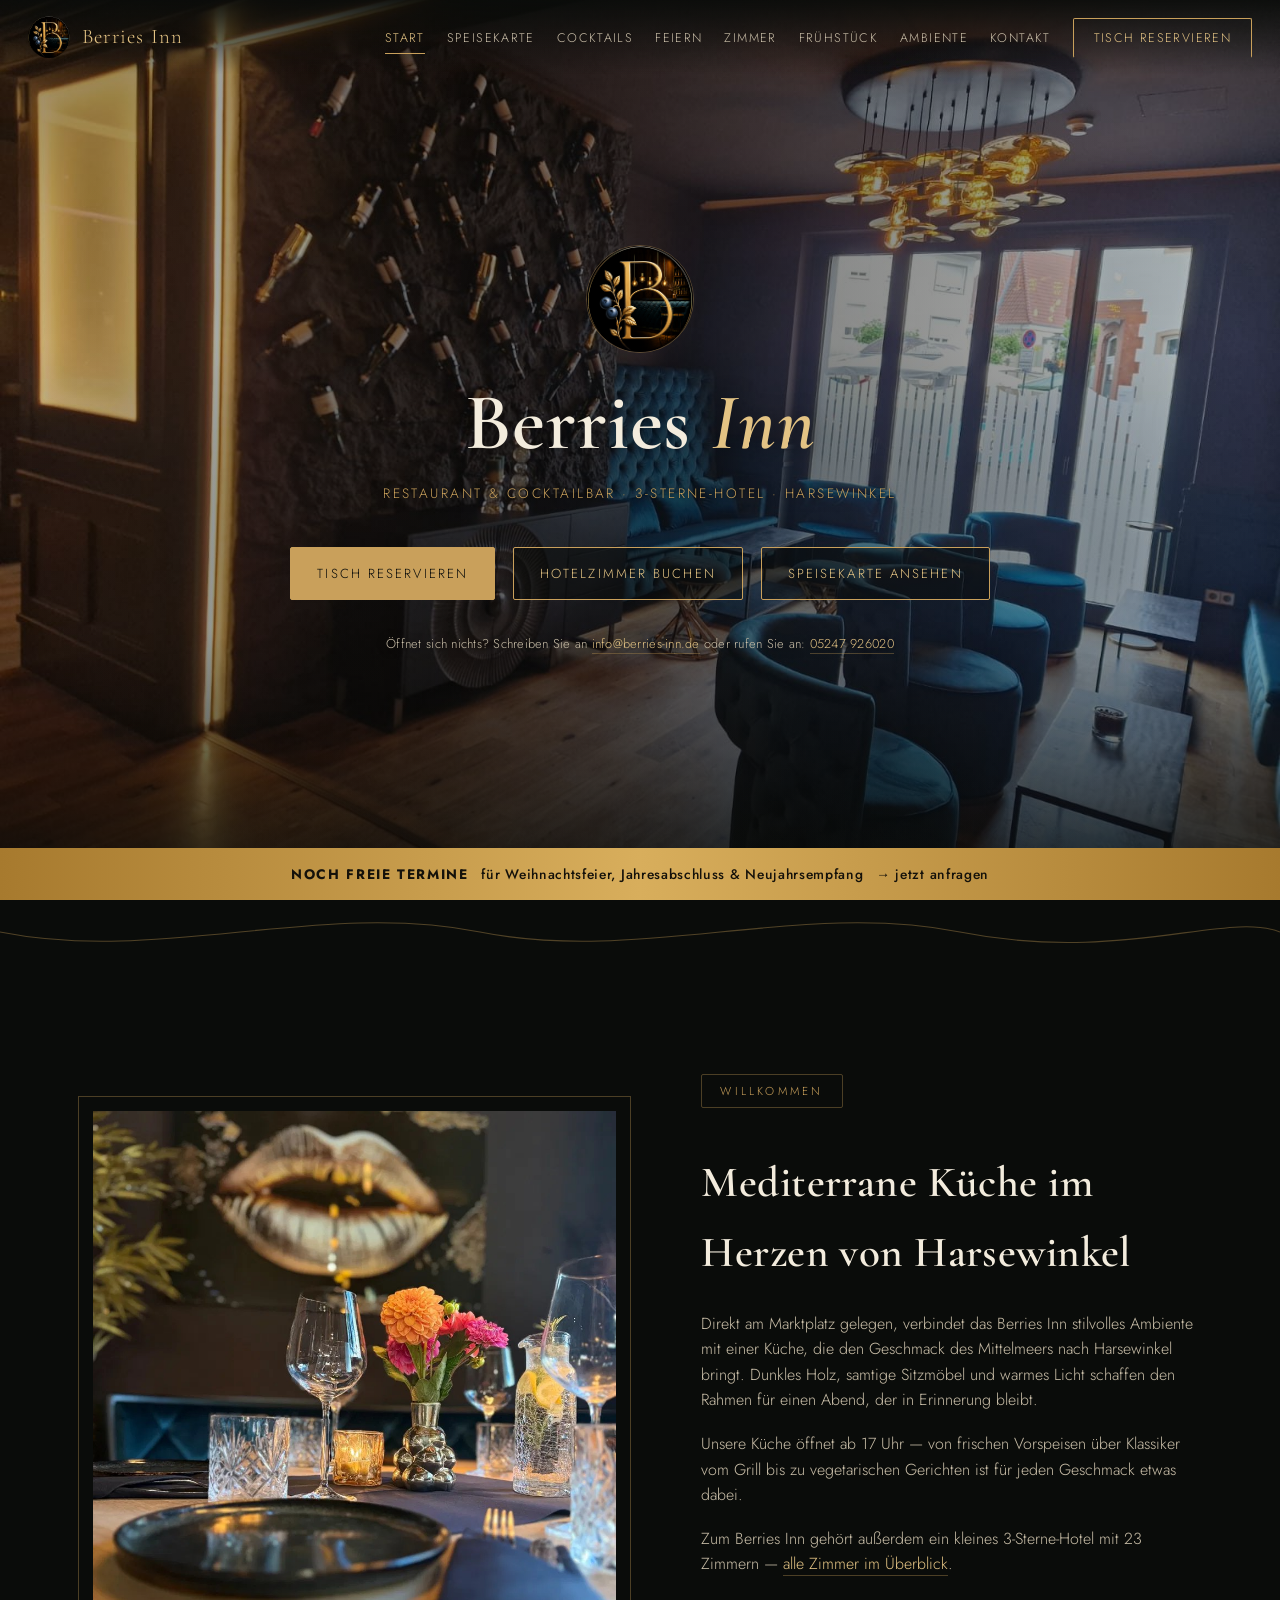
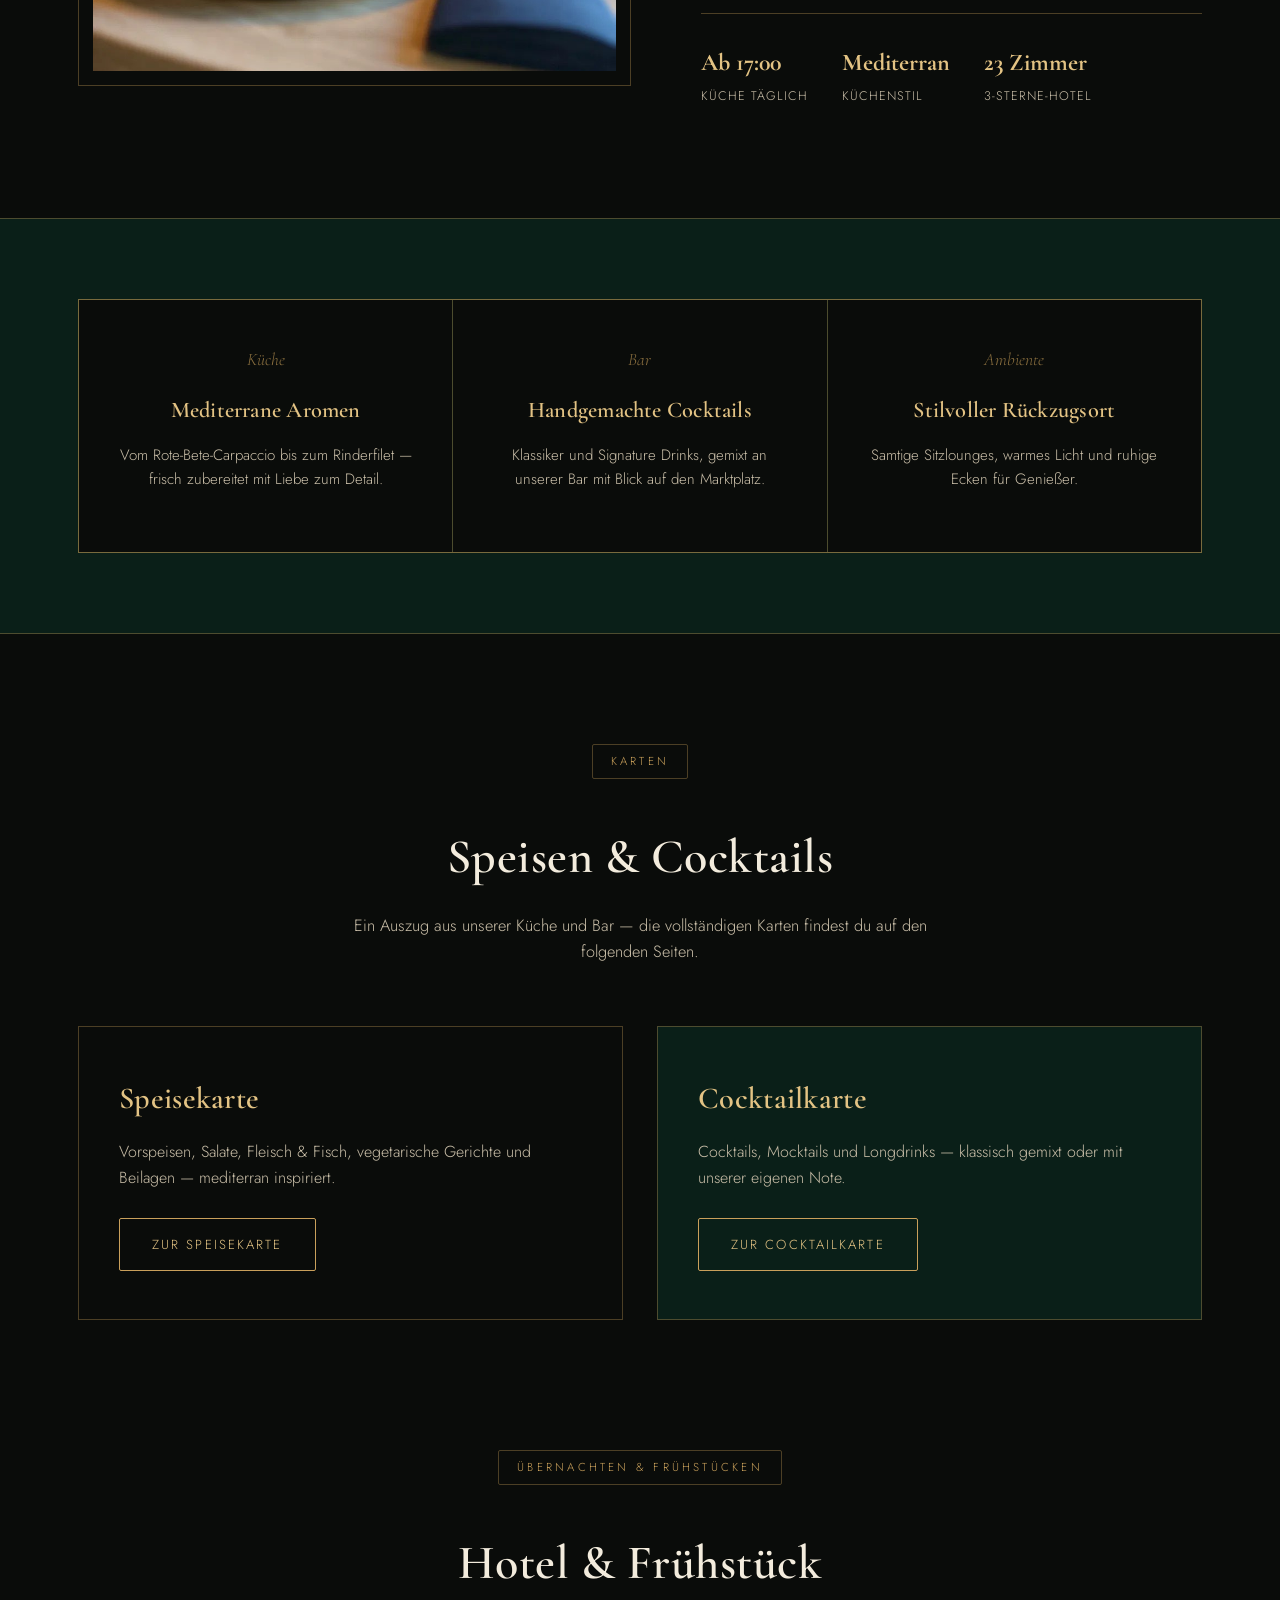
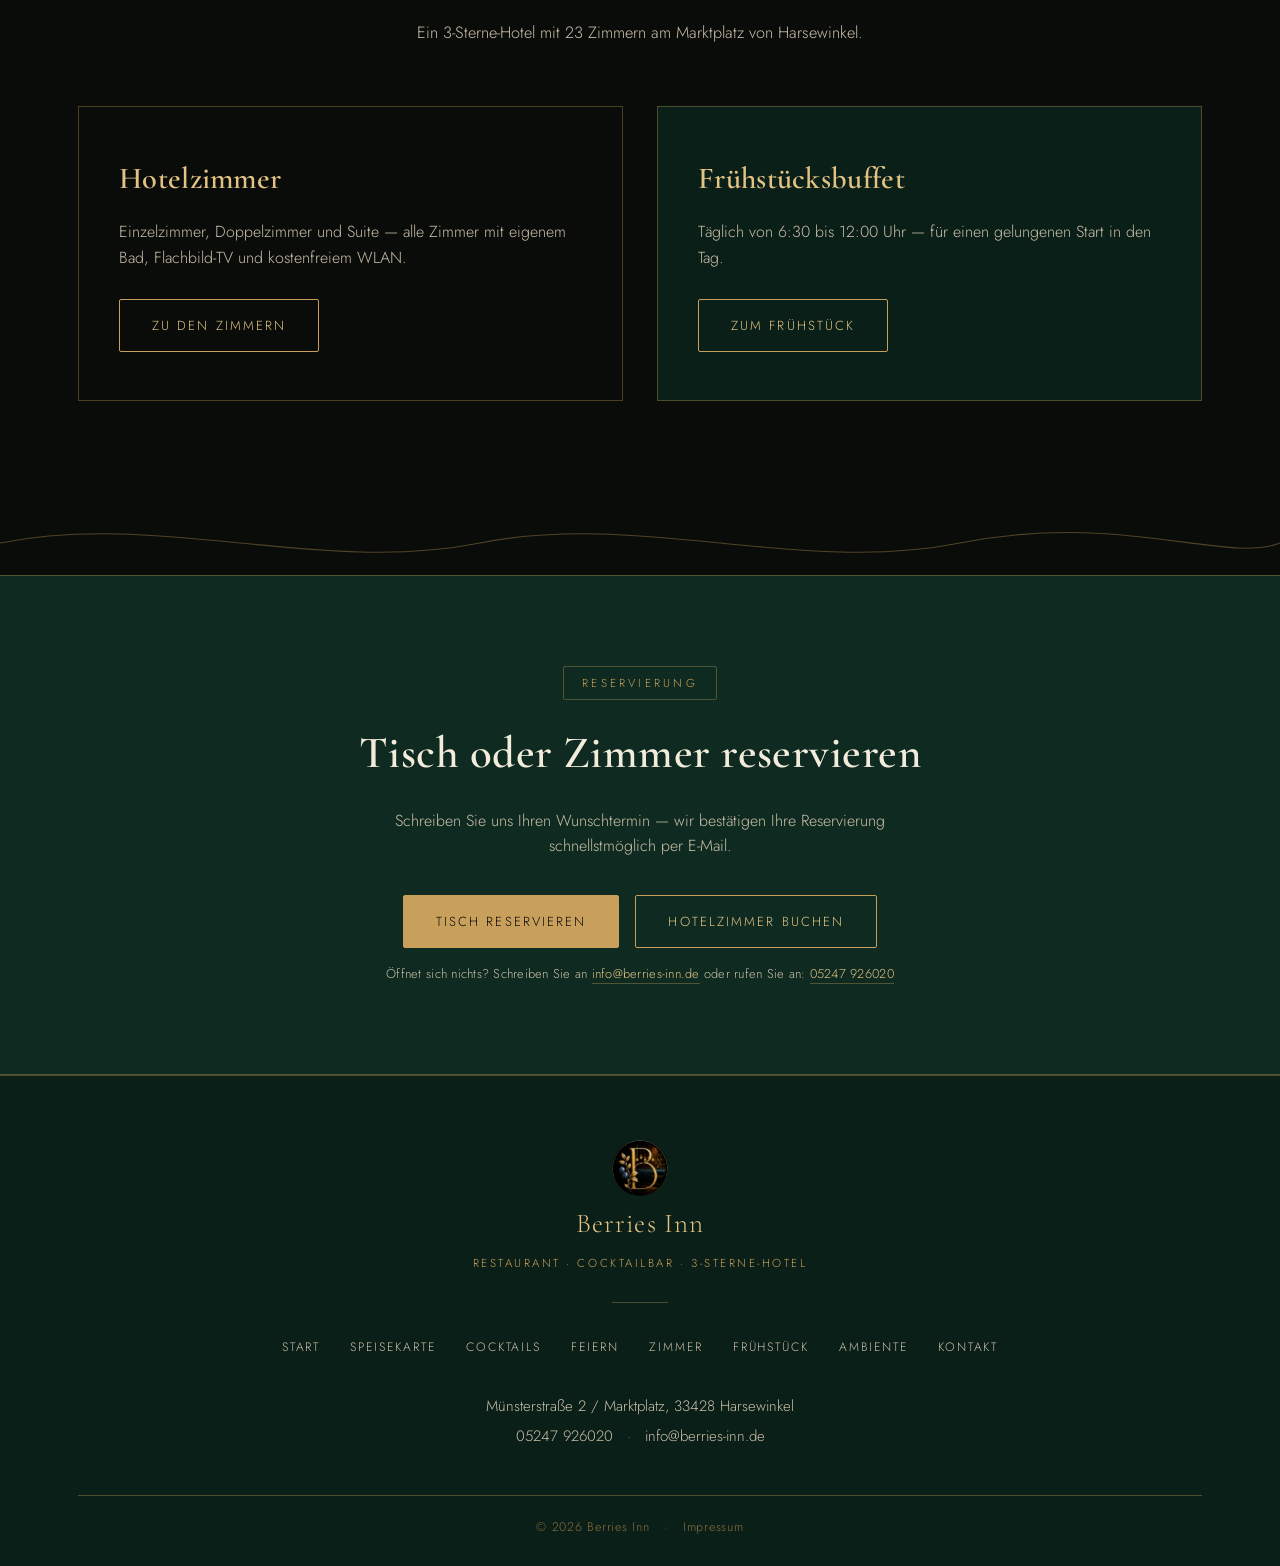
<file: index.html>
<!DOCTYPE html>
<html lang="de">
<head>
<meta charset="UTF-8">
<meta name="viewport" content="width=device-width, initial-scale=1.0">
<title>Berries Inn — Restaurant & Cocktailbar in Harsewinkel</title>
<meta name="description" content="Berries Inn in Harsewinkel: mediterrane Küche ab 17 Uhr, edle Cocktailbar und 3-Sterne-Hotel mit 23 Zimmern im Herzen der Stadt am Marktplatz.">
<link rel="icon" href="assets/img/logo.png">
<link rel="stylesheet" href="assets/style.css">
</head>
<body>

<header class="site-header">
  <nav class="nav">
    <a href="index.html" class="nav-brand">
      <img src="assets/img/logo.png" alt="Berries Inn Logo">
      Berries Inn
    </a>
    <button class="nav-toggle" aria-label="Menü öffnen" aria-expanded="false">&#9776;</button>
    <ul class="nav-links">
      <li><a href="index.html" class="active">Start</a></li>
      <li><a href="speisekarte.html">Speisekarte</a></li>
      <li><a href="cocktails.html">Cocktails</a></li>
      <li><a href="feiern.html">Feiern</a></li>
      <li><a href="zimmer.html">Zimmer</a></li>
      <li><a href="fruehstueck.html">Frühstück</a></li>
      <li><a href="ambiente.html">Ambiente</a></li>
      <li><a href="kontakt.html">Kontakt</a></li>
      <li><a href="mailto:info@berries-inn.de?subject=Tischreservierung%20Berries%20Inn&amp;body=Guten%20Tag%2C%0A%0Aich%20m%C3%B6chte%20gerne%20einen%20Tisch%20reservieren%3A%0A%0ADatum%3A%20%0AUhrzeit%3A%20%0APersonenanzahl%3A%20%0A%0AMit%20freundlichen%20Gr%C3%BC%C3%9Fen" class="nav-cta">Tisch reservieren</a></li>
    </ul>
  </nav>
</header>

<main>

  <section class="hero has-promo">
    <div class="hero-bg">
      <div class="hero-slide active" style="background-image:url('assets/img/lounge-wine.jpg');"></div>
      <div class="hero-slide" style="background-image:url('assets/img/nook-toucan.jpg');"></div>
      <div class="hero-slide" style="background-image:url('assets/img/bar-front.jpg');"></div>
      <div class="hero-slide" style="background-image:url('assets/img/round-booth.jpg'); background-position:center 30%;"></div>
      <div class="hero-slide" style="background-image:url('assets/img/lounge-sofa.jpg');"></div>
      <div class="hero-slide" style="background-image:url('assets/img/bar-side.jpg'); background-position:center 22%;"></div>
      <div class="hero-slide" style="background-image:url('assets/img/dining-room.jpg');"></div>
      <div class="hero-slide" style="background-image:url('assets/img/pendants-smoke.jpg'); background-position:center 25%;"></div>
      <div class="hero-bg-overlay"></div>
    </div>
    <div class="hero-content">
      <img src="assets/img/logo.png" alt="Berries Inn" class="hero-logo">
      <h1>Berries <em>Inn</em></h1>
      <p class="hero-sub"><span>Restaurant &amp; Cocktailbar</span> &middot; <span>3-Sterne-Hotel</span> &middot; <span>Harsewinkel</span></p>
      <div class="hero-actions">
        <a href="mailto:info@berries-inn.de?subject=Tischreservierung%20Berries%20Inn&body=Guten%20Tag%2C%0A%0Aich%20m%C3%B6chte%20gerne%20einen%20Tisch%20reservieren%3A%0A%0ADatum%3A%20%0AUhrzeit%3A%20%0APersonenanzahl%3A%20%0A%0AMit%20freundlichen%20Gr%C3%BC%C3%9Fen" class="btn btn-solid">Tisch reservieren</a>
        <a href="mailto:info@berries-inn.de?subject=Hotelzimmer%20Reservierung%20Berries%20Inn&amp;body=Guten%20Tag%2C%0A%0Aich%20m%C3%B6chte%20gerne%20ein%20Hotelzimmer%20reservieren%3A%0A%0AAnreisedatum%3A%20%0AAbreisedatum%3A%20%0AZimmerart%20%28Einzelzimmer%20%2F%20Doppelzimmer%20%2F%20Suite%29%3A%20%0APersonenanzahl%3A%20%0AName%3A%20%0ATelefonnummer%3A%20%0A%0AMit%20freundlichen%20Gr%C3%BC%C3%9Fen" class="btn btn-ghost">Hotelzimmer buchen</a>
        <a href="speisekarte.html" class="btn btn-ghost">Speisekarte ansehen</a>
        <span class="btn-fallback-note">Öffnet sich nichts? Schreiben Sie an <a href="mailto:info@berries-inn.de">info@berries-inn.de</a> oder rufen Sie an: <a href="tel:+495247926020">05247 926020</a></span>
      </div>
    </div>
    <a class="promo-band" href="feiern.html" data-until="2026-12-15"><strong>Noch freie Termine</strong> für Weihnachtsfeier, Jahresabschluss &amp; Neujahrsempfang <span class="arrow">&rarr; jetzt anfragen</span></a>
  </section>

  <svg class="wave-divider" viewBox="0 0 1200 60" preserveAspectRatio="none" aria-hidden="true">
    <path d="M0,30 C150,60 300,0 450,30 C600,60 750,0 900,30 C1050,60 1150,10 1200,30"/>
  </svg>

  <section class="section">
    <div class="wrap about reveal">
      <div class="about-img">
        <img src="assets/img/welcome-table.jpg" alt="Gedeckter Tisch mit Dahlien vor goldenem Lippen-Bild im Berries Inn" style="object-position:center 30%;">
      </div>
      <div class="about-text">
        <span class="eyebrow">Willkommen</span>
        <h2>Mediterrane Küche im<br>Herzen von Harsewinkel</h2>
        <p>Direkt am Marktplatz gelegen, verbindet das Berries Inn stilvolles Ambiente mit einer Küche, die den Geschmack des Mittelmeers nach Harsewinkel bringt. Dunkles Holz, samtige Sitzmöbel und warmes Licht schaffen den Rahmen für einen Abend, der in Erinnerung bleibt.</p>
        <p>Unsere Küche öffnet ab 17 Uhr — von frischen Vorspeisen über Klassiker vom Grill bis zu vegetarischen Gerichten ist für jeden Geschmack etwas dabei.</p>
        <p>Zum Berries Inn gehört außerdem ein kleines 3-Sterne-Hotel mit 23 Zimmern — <a href="zimmer.html" style="color:var(--gold-light); border-bottom:1px solid var(--line);">alle Zimmer im Überblick</a>.</p>
        <div class="about-facts">
          <div>
            <strong>Ab 17:00</strong>
            <span>Küche täglich</span>
          </div>
          <div>
            <strong>Mediterran</strong>
            <span>Küchenstil</span>
          </div>
          <div>
            <strong>23 Zimmer</strong>
            <span>3-Sterne-Hotel</span>
          </div>
        </div>
      </div>
    </div>
  </section>

  <section class="section-tight" style="background:var(--forest-deep); border-top:1px solid var(--line); border-bottom:1px solid var(--line);">
    <div class="wrap reveal">
      <div class="highlights">
        <div class="highlight">
          <span class="num">Küche</span>
          <h3>Mediterrane Aromen</h3>
          <p>Vom Rote-Bete-Carpaccio bis zum Rinderfilet — frisch zubereitet mit Liebe zum Detail.</p>
        </div>
        <div class="highlight">
          <span class="num">Bar</span>
          <h3>Handgemachte Cocktails</h3>
          <p>Klassiker und Signature Drinks, gemixt an unserer Bar mit Blick auf den Marktplatz.</p>
        </div>
        <div class="highlight">
          <span class="num">Ambiente</span>
          <h3>Stilvoller Rückzugsort</h3>
          <p>Samtige Sitzlounges, warmes Licht und ruhige Ecken für Genießer.</p>
        </div>
      </div>
    </div>
  </section>

  <section class="section">
    <div class="wrap reveal">
      <div class="section-head">
        <span class="eyebrow">Karten</span>
        <h2>Speisen &amp; Cocktails</h2>
        <p>Ein Auszug aus unserer Küche und Bar — die vollständigen Karten findest du auf den folgenden Seiten.</p>
      </div>
      <div class="menu-preview">
        <div class="mp-card">
          <h3>Speisekarte</h3>
          <p>Vorspeisen, Salate, Fleisch &amp; Fisch, vegetarische Gerichte und Beilagen — mediterran inspiriert.</p>
          <a href="speisekarte.html" class="btn btn-ghost">Zur Speisekarte</a>
        </div>
        <div class="mp-card dark">
          <h3>Cocktailkarte</h3>
          <p>Cocktails, Mocktails und Longdrinks — klassisch gemixt oder mit unserer eigenen Note.</p>
          <a href="cocktails.html" class="btn btn-ghost">Zur Cocktailkarte</a>
        </div>
      </div>
    </div>
  </section>

  <section class="section" style="padding-top:20px;">
    <div class="wrap reveal">
      <div class="section-head">
        <span class="eyebrow">Übernachten &amp; Frühstücken</span>
        <h2>Hotel &amp; Frühstück</h2>
        <p>Ein 3-Sterne-Hotel mit 23 Zimmern am Marktplatz von Harsewinkel.</p>
      </div>
      <div class="menu-preview">
        <div class="mp-card">
          <h3>Hotelzimmer</h3>
          <p>Einzelzimmer, Doppelzimmer und Suite — alle Zimmer mit eigenem Bad, Flachbild-TV und kostenfreiem WLAN.</p>
          <a href="zimmer.html" class="btn btn-ghost">Zu den Zimmern</a>
        </div>
        <div class="mp-card dark">
          <h3>Frühstücksbuffet</h3>
          <p>Täglich von 6:30 bis 12:00 Uhr — für einen gelungenen Start in den Tag.</p>
          <a href="fruehstueck.html" class="btn btn-ghost">Zum Frühstück</a>
        </div>
      </div>
    </div>
  </section>

  <svg class="wave-divider" viewBox="0 0 1200 60" preserveAspectRatio="none" aria-hidden="true">
    <path d="M0,30 C150,0 300,60 450,30 C600,0 750,60 900,30 C1050,0 1150,50 1200,30"/>
  </svg>

  <section class="cta-band">
    <div class="wrap reveal">
      <span class="eyebrow">Reservierung</span>
      <h2>Tisch oder Zimmer reservieren</h2>
      <p>Schreiben Sie uns Ihren Wunschtermin — wir bestätigen Ihre Reservierung schnellstmöglich per E-Mail.</p>
      <div class="btn-row">
        <a href="mailto:info@berries-inn.de?subject=Tischreservierung%20Berries%20Inn&amp;body=Guten%20Tag%2C%0A%0Aich%20m%C3%B6chte%20gerne%20einen%20Tisch%20reservieren%3A%0A%0ADatum%3A%20%0AUhrzeit%3A%20%0APersonenanzahl%3A%20%0A%0AMit%20freundlichen%20Gr%C3%BC%C3%9Fen" class="btn btn-solid">Tisch reservieren</a>
        <a href="mailto:info@berries-inn.de?subject=Hotelzimmer%20Reservierung%20Berries%20Inn&amp;body=Guten%20Tag%2C%0A%0Aich%20m%C3%B6chte%20gerne%20ein%20Hotelzimmer%20reservieren%3A%0A%0AAnreisedatum%3A%20%0AAbreisedatum%3A%20%0AZimmerart%20%28Einzelzimmer%20%2F%20Doppelzimmer%20%2F%20Suite%29%3A%20%0APersonenanzahl%3A%20%0AName%3A%20%0ATelefonnummer%3A%20%0A%0AMit%20freundlichen%20Gr%C3%BC%C3%9Fen" class="btn btn-ghost">Hotelzimmer buchen</a>
      </div>
      <span class="btn-fallback-note">Öffnet sich nichts? Schreiben Sie an <a href="mailto:info@berries-inn.de">info@berries-inn.de</a> oder rufen Sie an: <a href="tel:+495247926020">05247 926020</a></span>
    </div>
  </section>

</main>

<footer class="site-footer">
  <div class="wrap">
    <div class="footer-brand">
      <img src="assets/img/logo.png" alt="Berries Inn Logo">
      <span class="name">Berries Inn</span>
    </div>
    <p class="footer-tagline"><span>Restaurant</span> &middot; <span>Cocktailbar</span> &middot; <span>3-Sterne-Hotel</span></p>
    <hr class="footer-rule">
    <ul class="footer-nav">
      <li><a href="index.html">Start</a></li>
      <li><a href="speisekarte.html">Speisekarte</a></li>
      <li><a href="cocktails.html">Cocktails</a></li>
      <li><a href="feiern.html">Feiern</a></li>
      <li><a href="zimmer.html">Zimmer</a></li>
      <li><a href="fruehstueck.html">Frühstück</a></li>
      <li><a href="ambiente.html">Ambiente</a></li>
      <li><a href="kontakt.html">Kontakt</a></li>
    </ul>
    <address class="footer-contact">
      <span class="line">Münsterstraße 2 / Marktplatz, 33428 Harsewinkel</span>
      <span class="line contact-links"><a href="tel:+495247926020">05247 926020</a><span class="sep">&middot;</span><a href="mailto:info@berries-inn.de">info@berries-inn.de</a></span>
    </address>
    <div class="footer-bottom">&copy; 2026 Berries Inn <span class="sep">&middot;</span> <a href="impressum.html">Impressum</a></div>
  </div>
</footer>

<script src="assets/script.js"></script>
</body>
</html>
</file>
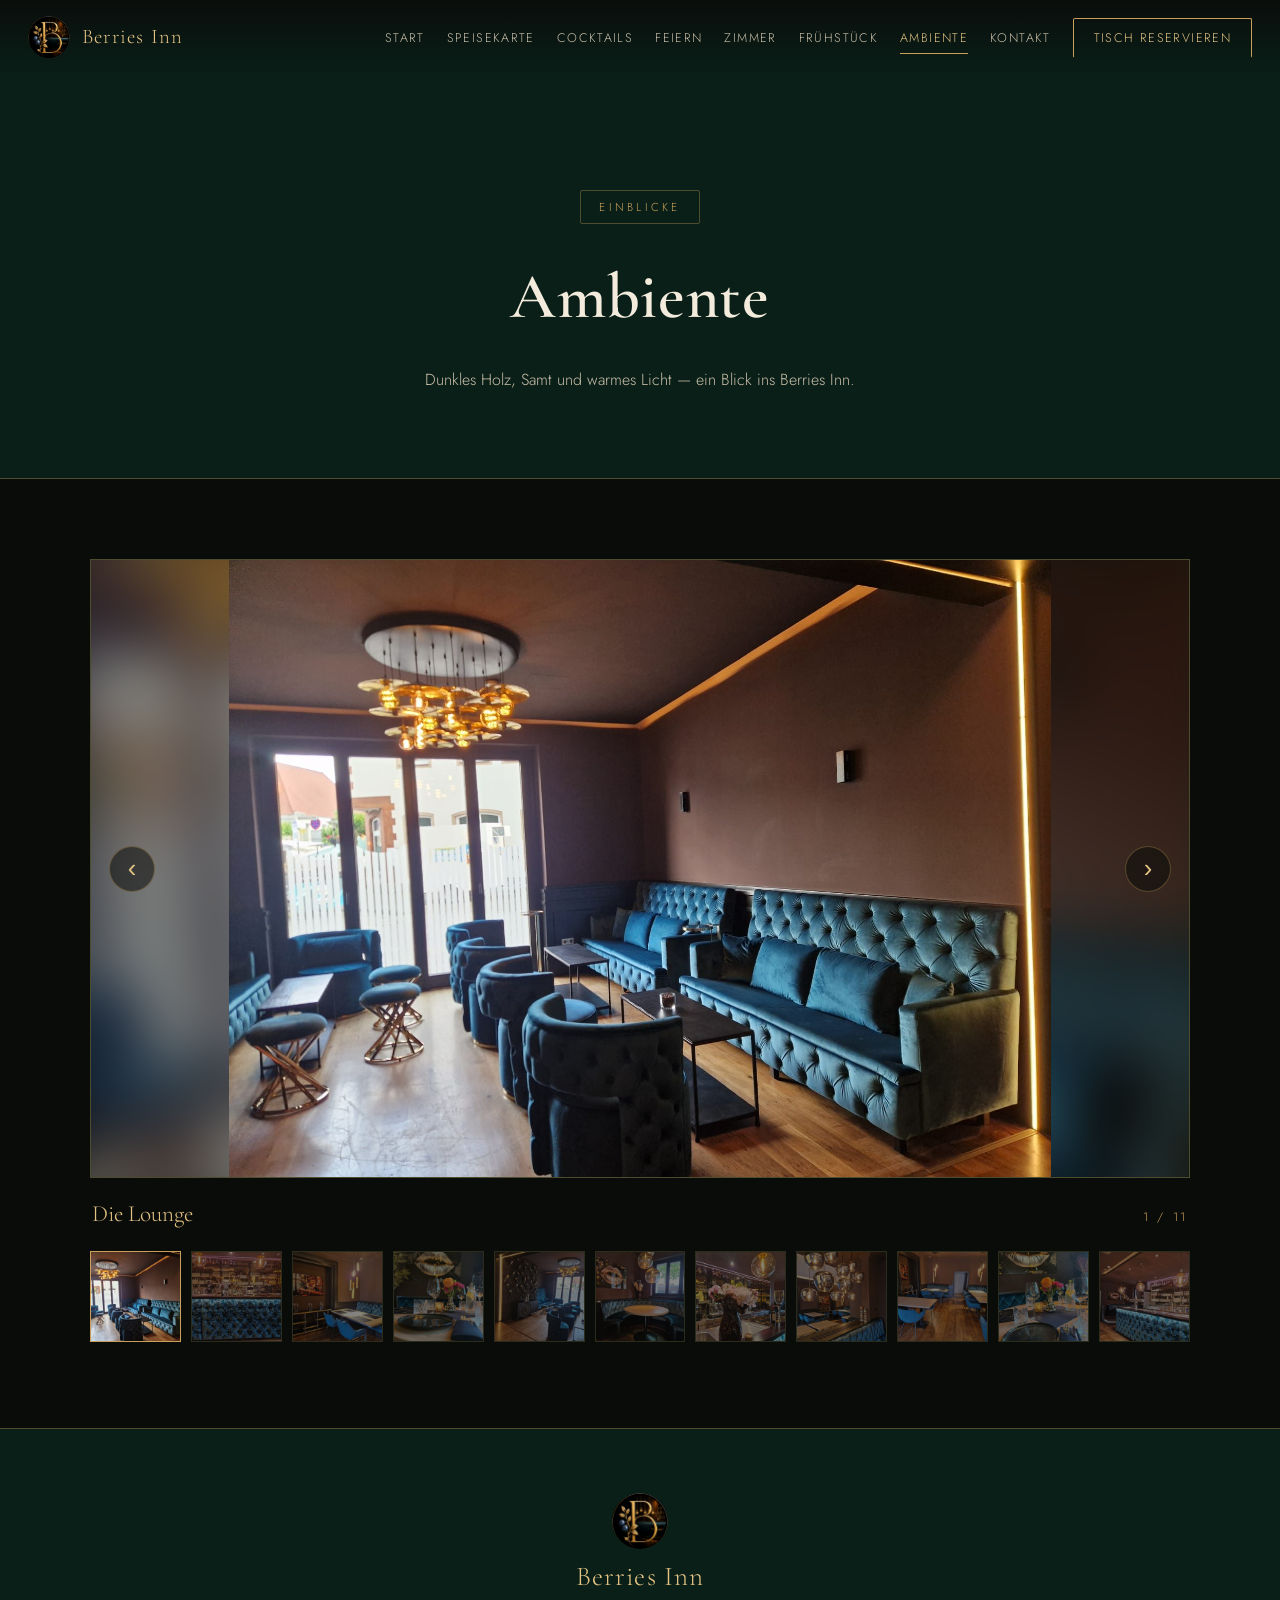
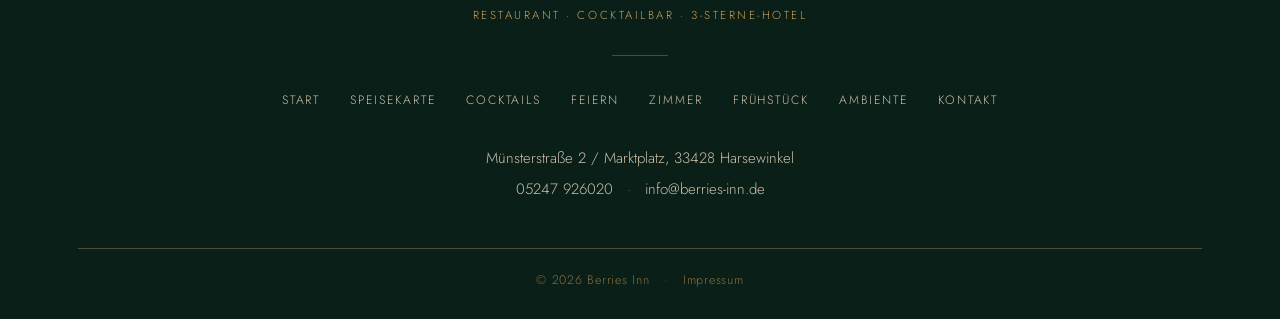
<file: ambiente.html>
<!DOCTYPE html>
<html lang="de">
<head>
<meta charset="UTF-8">
<meta name="viewport" content="width=device-width, initial-scale=1.0">
<title>Ambiente — Berries Inn Harsewinkel</title>
<meta name="description" content="Ambiente im Berries Inn in Harsewinkel: Bar, Lounge und Gastraum mit dunklem Holz, Samt und warmem Licht.">
<link rel="icon" href="assets/img/logo.png">
<link rel="stylesheet" href="assets/style.css">
</head>
<body>

<header class="site-header scrolled">
  <nav class="nav">
    <a href="index.html" class="nav-brand">
      <img src="assets/img/logo.png" alt="Berries Inn Logo">
      Berries Inn
    </a>
    <button class="nav-toggle" aria-label="Menü öffnen" aria-expanded="false">&#9776;</button>
    <ul class="nav-links">
      <li><a href="index.html">Start</a></li>
      <li><a href="speisekarte.html">Speisekarte</a></li>
      <li><a href="cocktails.html">Cocktails</a></li>
      <li><a href="feiern.html">Feiern</a></li>
      <li><a href="zimmer.html">Zimmer</a></li>
      <li><a href="fruehstueck.html">Frühstück</a></li>
      <li><a href="ambiente.html" class="active">Ambiente</a></li>
      <li><a href="kontakt.html">Kontakt</a></li>
      <li><a href="mailto:info@berries-inn.de?subject=Tischreservierung%20Berries%20Inn&amp;body=Guten%20Tag%2C%0A%0Aich%20m%C3%B6chte%20gerne%20einen%20Tisch%20reservieren%3A%0A%0ADatum%3A%20%0AUhrzeit%3A%20%0APersonenanzahl%3A%20%0A%0AMit%20freundlichen%20Gr%C3%BC%C3%9Fen" class="nav-cta">Tisch reservieren</a></li>
    </ul>
  </nav>
</header>

<main>
  <section class="menu-page-hero">
    <div class="wrap">
      <span class="eyebrow">Einblicke</span>
      <h1>Ambiente</h1>
      <p>Dunkles Holz, Samt und warmes Licht — ein Blick ins Berries Inn.</p>
    </div>
  </section>

  <section class="section-tight">
    <div class="wrap">
      <div class="stage-wrap" role="region" aria-roledescription="Bildergalerie" aria-label="Ambiente im Berries Inn">
        <div class="stage">
        <figure class="stage-slide active" data-title="Die Lounge">
          <div class="stage-bg" style="background-image:url('assets/img/thumbs/sq-lounge-sofa.jpg');"></div>
          <img src="assets/img/lounge-sofa.jpg" alt="Lounge mit blauen Samtsofas und goldenem Kronleuchter">
        </figure>
        <figure class="stage-slide" data-title="Die Bar">
          <div class="stage-bg" style="background-image:url('assets/img/thumbs/sq-bar-front.jpg');"></div>
          <img data-src="assets/img/bar-front.jpg" alt="Bartresen mit blauem Samt und beleuchteten Regalen">
        </figure>
        <figure class="stage-slide" data-title="Sitznische">
          <div class="stage-bg" style="background-image:url('assets/img/thumbs/sq-nook-toucan.jpg');"></div>
          <img data-src="assets/img/nook-toucan.jpg" alt="Sitznische mit Tukan-Bild und goldenen Pendelleuchten">
        </figure>
        <figure class="stage-slide" data-title="Gedeckte Tische">
          <div class="stage-bg" style="background-image:url('assets/img/thumbs/sq-table-setting-1.jpg');"></div>
          <img data-src="assets/img/table-setting-1.jpg" alt="Eingedeckter Tisch mit Dahlien und goldenem Lippen-Bild">
        </figure>
        <figure class="stage-slide" data-title="Lounge mit Weinwand">
          <div class="stage-bg" style="background-image:url('assets/img/thumbs/sq-lounge-wine.jpg');"></div>
          <img data-src="assets/img/lounge-wine.jpg" alt="Lounge mit Weinflaschen-Wand und Samtsesseln">
        </figure>
        <figure class="stage-slide" data-title="Runde Sitznische">
          <div class="stage-bg" style="background-image:url('assets/img/thumbs/sq-round-booth.jpg');"></div>
          <img data-src="assets/img/round-booth.jpg" alt="Runde Sitznische mit Pendelleuchten am Fenster">
        </figure>
        <figure class="stage-slide" data-title="Details an der Bar">
          <div class="stage-bg" style="background-image:url('assets/img/thumbs/sq-bar-flowers.jpg');"></div>
          <img data-src="assets/img/bar-flowers.jpg" alt="Bar mit Blumenstrauß und Pendelleuchte">
        </figure>
        <figure class="stage-slide" data-title="Warmes Licht">
          <div class="stage-bg" style="background-image:url('assets/img/thumbs/sq-pendants-smoke.jpg');"></div>
          <img data-src="assets/img/pendants-smoke.jpg" alt="Gastraum mit Rauchglas-Pendelleuchten">
        </figure>
        <figure class="stage-slide" data-title="Der Gastraum">
          <div class="stage-bg" style="background-image:url('assets/img/thumbs/sq-dining-room.jpg');"></div>
          <img data-src="assets/img/dining-room.jpg" alt="Gastraum mit Tischen und blauen Samtstühlen">
        </figure>
        <figure class="stage-slide" data-title="Eingedeckt für Sie">
          <div class="stage-bg" style="background-image:url('assets/img/thumbs/sq-table-setting-2.jpg');"></div>
          <img data-src="assets/img/table-setting-2.jpg" alt="Gedeckter Tisch mit Kristallgläsern und Kerze">
        </figure>
        <figure class="stage-slide" data-title="Am Tresen">
          <div class="stage-bg" style="background-image:url('assets/img/thumbs/sq-bar-side.jpg');"></div>
          <img data-src="assets/img/bar-side.jpg" alt="Bartresen mit Kugel-Pendelleuchten">
        </figure>
          <button type="button" class="stage-arrow prev" aria-label="Vorheriges Bild">&#8249;</button>
          <button type="button" class="stage-arrow next" aria-label="Nächstes Bild">&#8250;</button>
        </div>
        <div class="stage-caption" aria-live="polite">
          <span class="stage-title">Die Lounge</span>
          <span class="stage-count">1 / 11</span>
        </div>
        <div class="filmstrip">
      <button type="button" class="film-thumb active" aria-label="Bild 1: Die Lounge"><img src="assets/img/thumbs/sq-lounge-sofa.jpg" width="240" height="240" alt="" loading="lazy"></button>
      <button type="button" class="film-thumb" aria-label="Bild 2: Die Bar"><img src="assets/img/thumbs/sq-bar-front.jpg" width="240" height="240" alt="" loading="lazy"></button>
      <button type="button" class="film-thumb" aria-label="Bild 3: Sitznische"><img src="assets/img/thumbs/sq-nook-toucan.jpg" width="240" height="240" alt="" loading="lazy"></button>
      <button type="button" class="film-thumb" aria-label="Bild 4: Gedeckte Tische"><img src="assets/img/thumbs/sq-table-setting-1.jpg" width="240" height="240" alt="" loading="lazy"></button>
      <button type="button" class="film-thumb" aria-label="Bild 5: Lounge mit Weinwand"><img src="assets/img/thumbs/sq-lounge-wine.jpg" width="240" height="240" alt="" loading="lazy"></button>
      <button type="button" class="film-thumb" aria-label="Bild 6: Runde Sitznische"><img src="assets/img/thumbs/sq-round-booth.jpg" width="240" height="240" alt="" loading="lazy"></button>
      <button type="button" class="film-thumb" aria-label="Bild 7: Details an der Bar"><img src="assets/img/thumbs/sq-bar-flowers.jpg" width="240" height="240" alt="" loading="lazy"></button>
      <button type="button" class="film-thumb" aria-label="Bild 8: Warmes Licht"><img src="assets/img/thumbs/sq-pendants-smoke.jpg" width="240" height="240" alt="" loading="lazy"></button>
      <button type="button" class="film-thumb" aria-label="Bild 9: Der Gastraum"><img src="assets/img/thumbs/sq-dining-room.jpg" width="240" height="240" alt="" loading="lazy"></button>
      <button type="button" class="film-thumb" aria-label="Bild 10: Eingedeckt für Sie"><img src="assets/img/thumbs/sq-table-setting-2.jpg" width="240" height="240" alt="" loading="lazy"></button>
      <button type="button" class="film-thumb" aria-label="Bild 11: Am Tresen"><img src="assets/img/thumbs/sq-bar-side.jpg" width="240" height="240" alt="" loading="lazy"></button>
        </div>
      </div>
    </div>
  </section>
</main>

<footer class="site-footer">
  <div class="wrap">
    <div class="footer-brand">
      <img src="assets/img/logo.png" alt="Berries Inn Logo">
      <span class="name">Berries Inn</span>
    </div>
    <p class="footer-tagline"><span>Restaurant</span> &middot; <span>Cocktailbar</span> &middot; <span>3-Sterne-Hotel</span></p>
    <hr class="footer-rule">
    <ul class="footer-nav">
      <li><a href="index.html">Start</a></li>
      <li><a href="speisekarte.html">Speisekarte</a></li>
      <li><a href="cocktails.html">Cocktails</a></li>
      <li><a href="feiern.html">Feiern</a></li>
      <li><a href="zimmer.html">Zimmer</a></li>
      <li><a href="fruehstueck.html">Frühstück</a></li>
      <li><a href="ambiente.html">Ambiente</a></li>
      <li><a href="kontakt.html">Kontakt</a></li>
    </ul>
    <address class="footer-contact">
      <span class="line">Münsterstraße 2 / Marktplatz, 33428 Harsewinkel</span>
      <span class="line contact-links"><a href="tel:+495247926020">05247 926020</a><span class="sep">&middot;</span><a href="mailto:info@berries-inn.de">info@berries-inn.de</a></span>
    </address>
    <div class="footer-bottom">&copy; 2026 Berries Inn <span class="sep">&middot;</span> <a href="impressum.html">Impressum</a></div>
  </div>
</footer>

<script src="assets/script.js"></script>
</body>
</html>
</file>
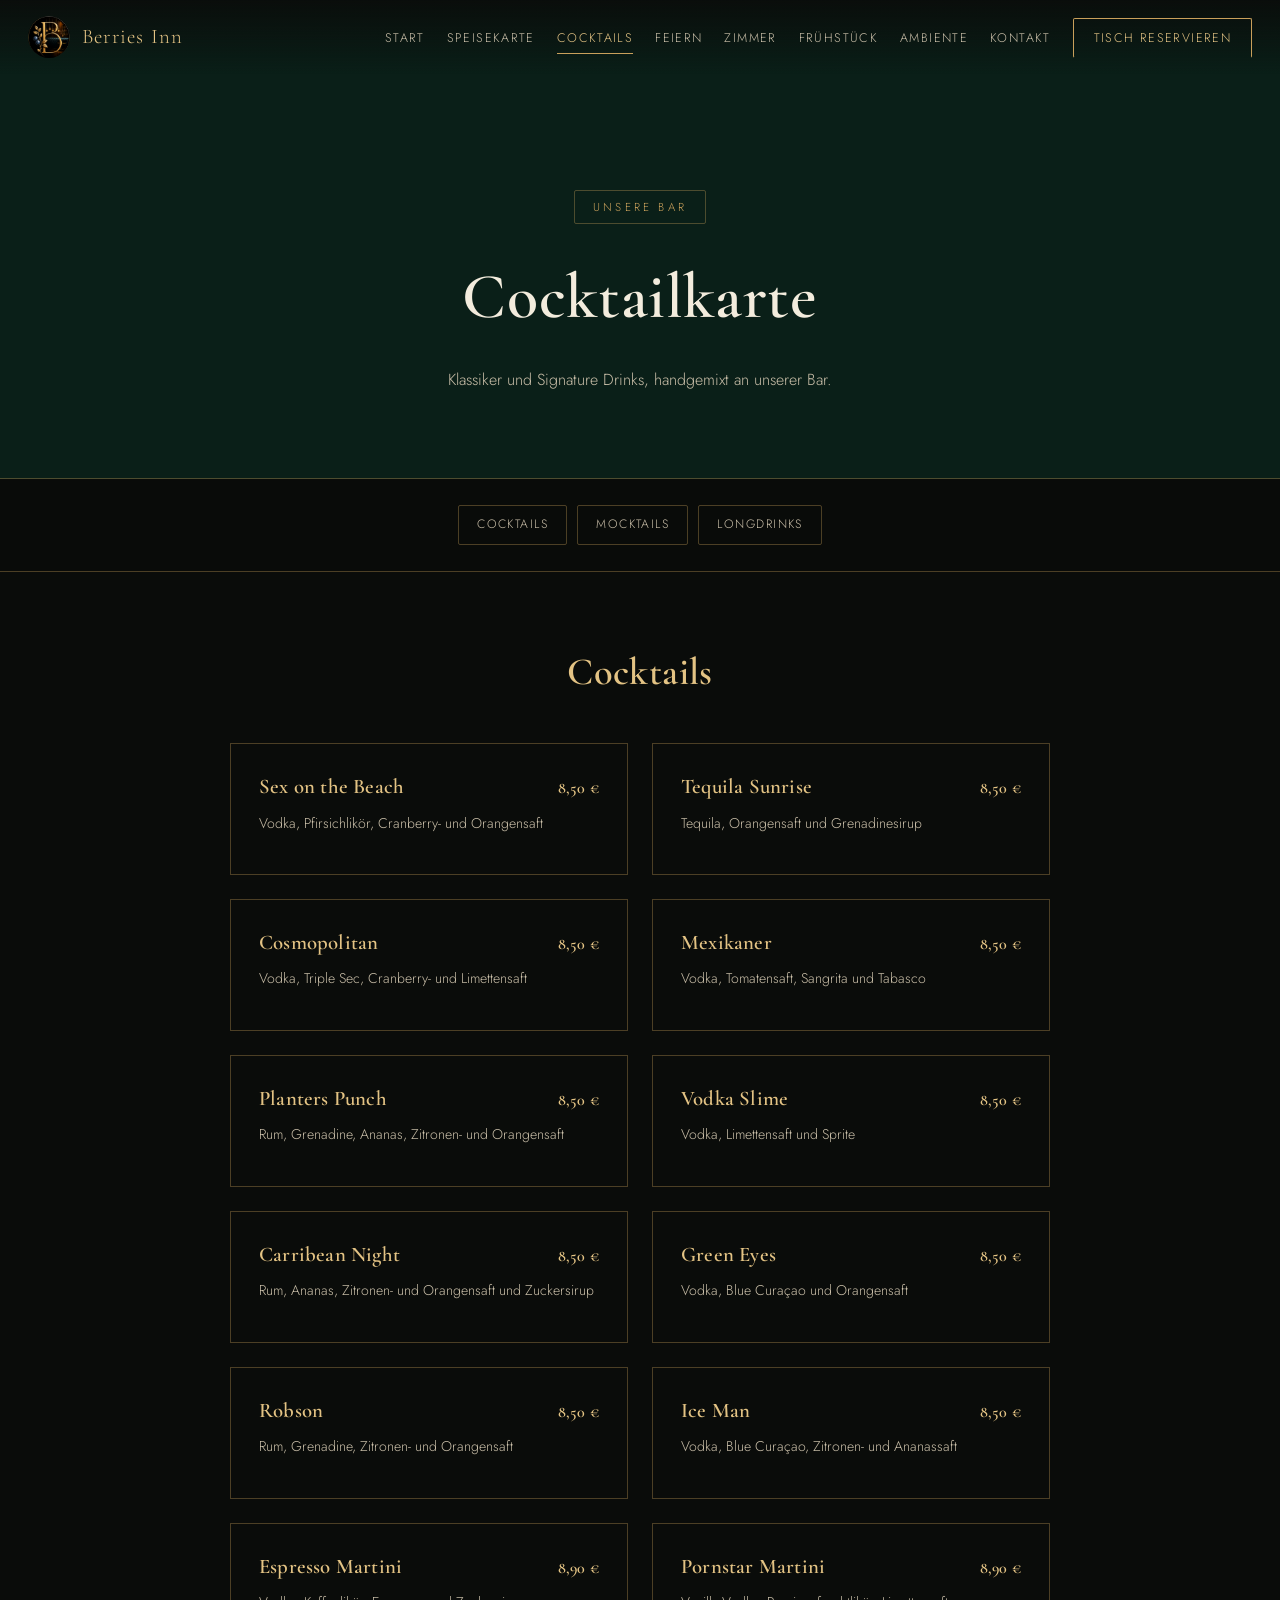
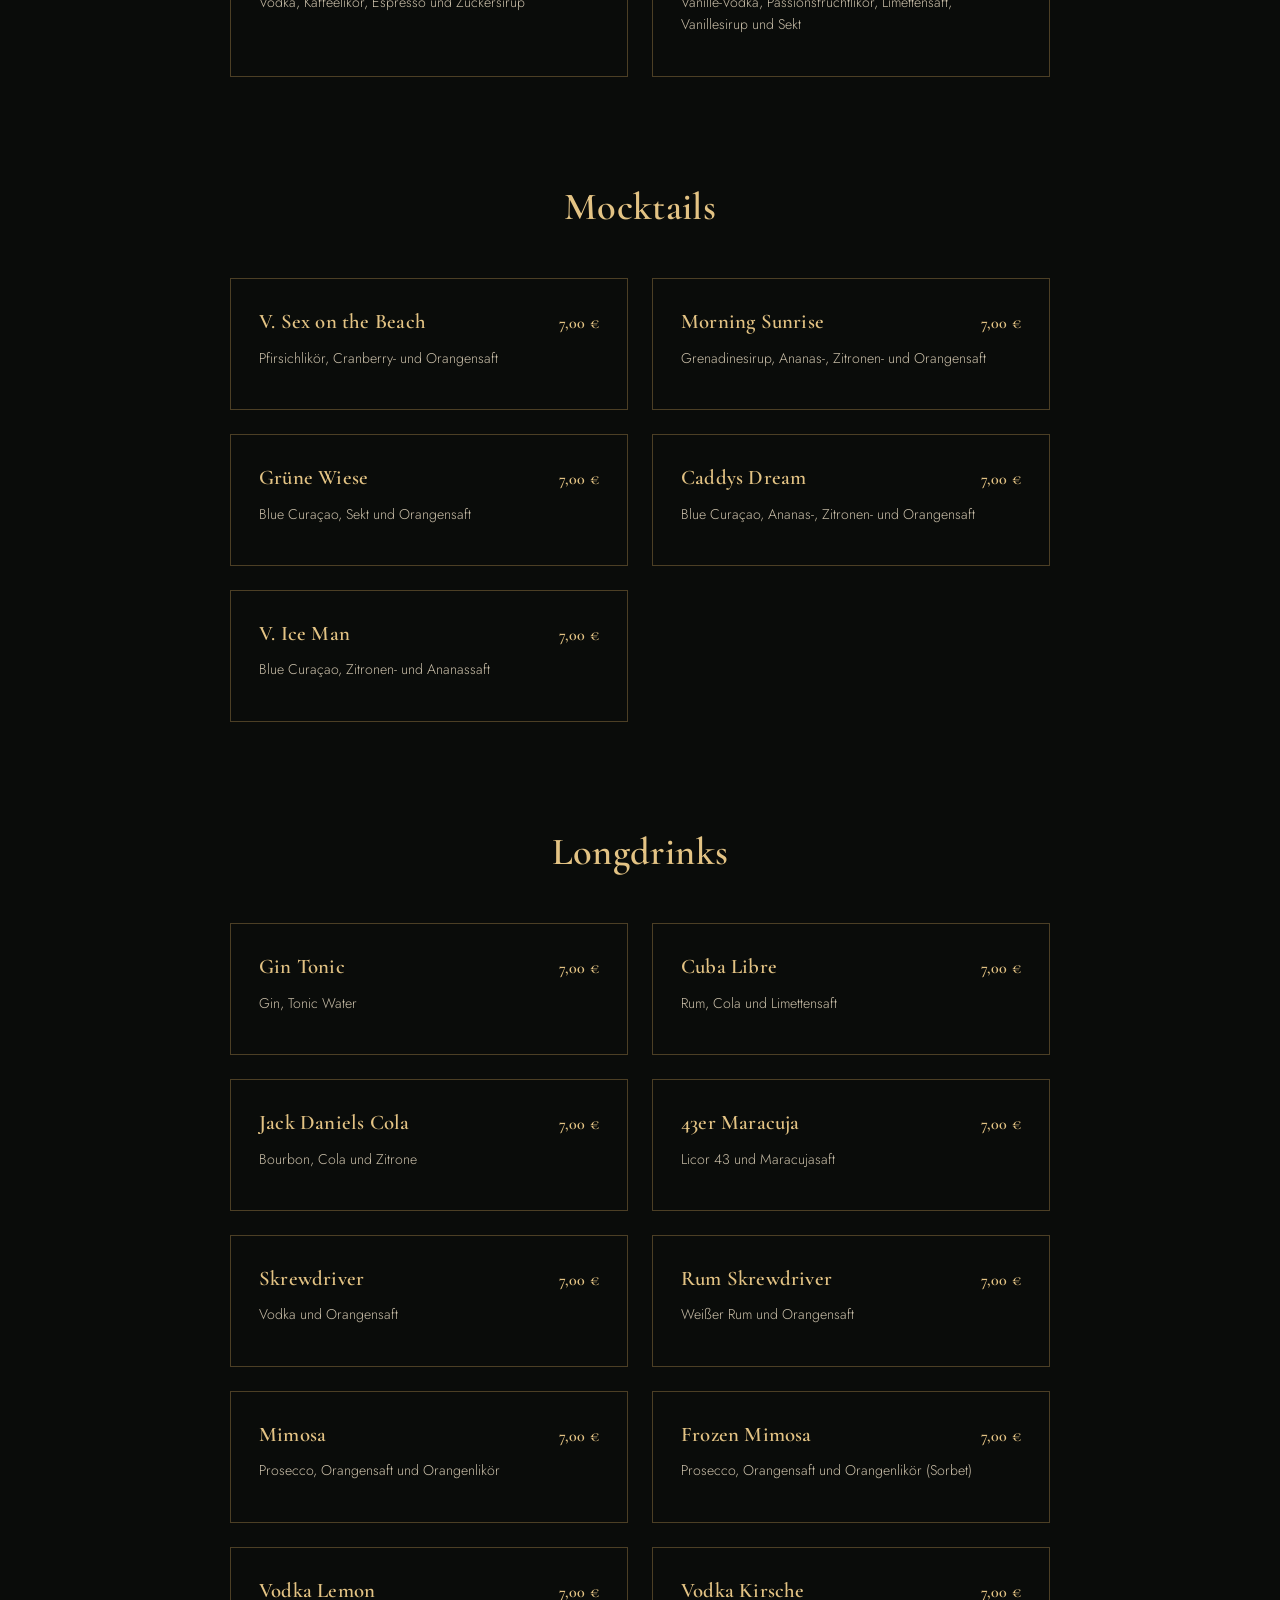
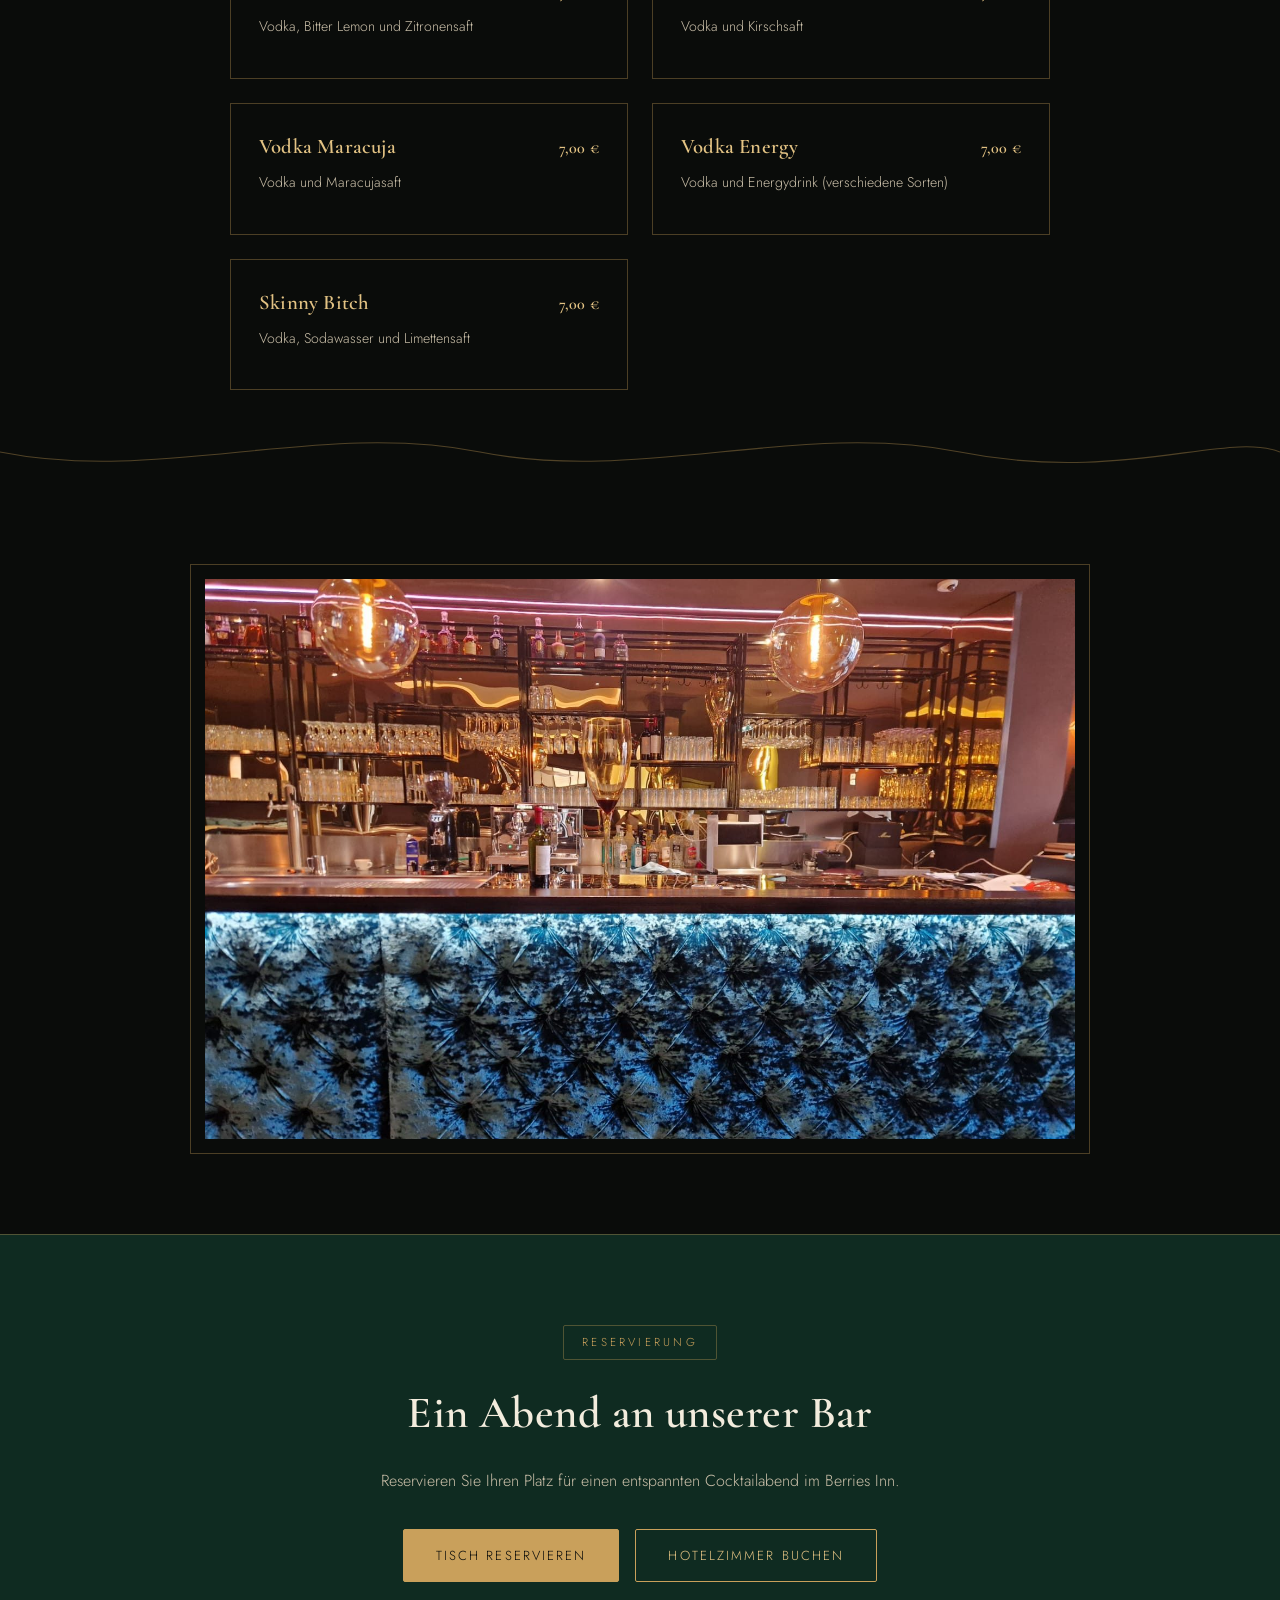
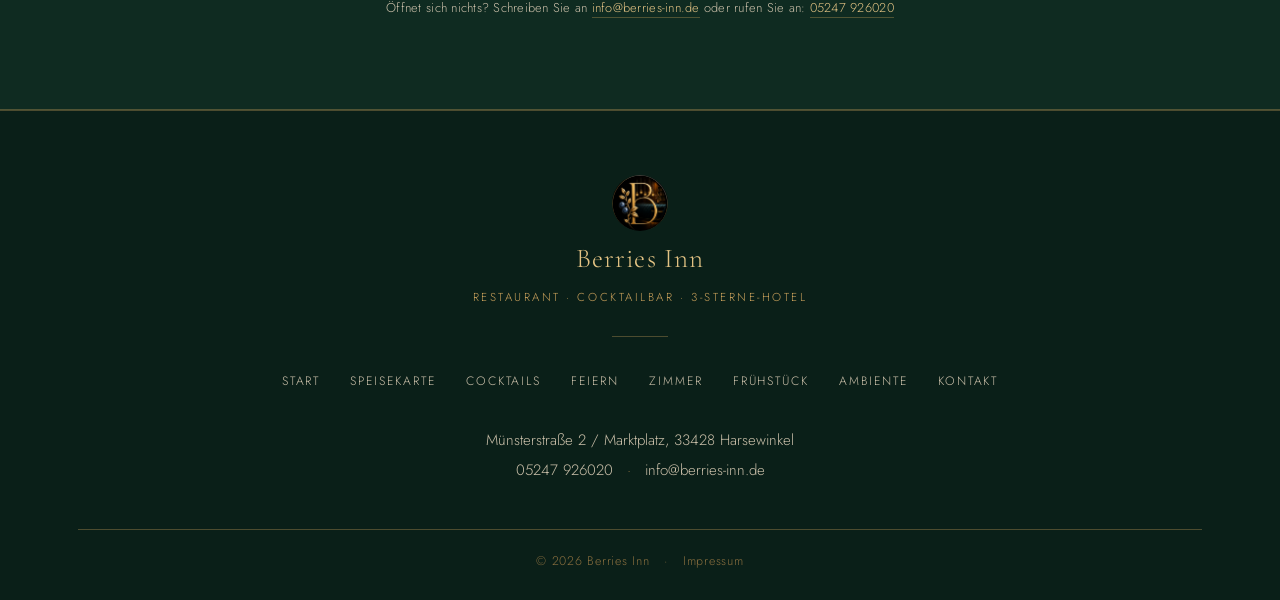
<file: cocktails.html>
<!DOCTYPE html>
<html lang="de">
<head>
<meta charset="UTF-8">
<meta name="viewport" content="width=device-width, initial-scale=1.0">
<title>Cocktailkarte — Berries Inn Harsewinkel</title>
<meta name="description" content="Die Cocktailkarte des Berries Inn: Cocktails, Mocktails und Longdrinks in Harsewinkel.">
<link rel="icon" href="assets/img/logo.png">
<link rel="stylesheet" href="assets/style.css">
</head>
<body>

<header class="site-header scrolled">
  <nav class="nav">
    <a href="index.html" class="nav-brand">
      <img src="assets/img/logo.png" alt="Berries Inn Logo">
      Berries Inn
    </a>
    <button class="nav-toggle" aria-label="Menü öffnen" aria-expanded="false">&#9776;</button>
    <ul class="nav-links">
      <li><a href="index.html">Start</a></li>
      <li><a href="speisekarte.html">Speisekarte</a></li>
      <li><a href="cocktails.html" class="active">Cocktails</a></li>
      <li><a href="feiern.html">Feiern</a></li>
      <li><a href="zimmer.html">Zimmer</a></li>
      <li><a href="fruehstueck.html">Frühstück</a></li>
      <li><a href="ambiente.html">Ambiente</a></li>
      <li><a href="kontakt.html">Kontakt</a></li>
      <li><a href="mailto:info@berries-inn.de?subject=Tischreservierung%20Berries%20Inn&amp;body=Guten%20Tag%2C%0A%0Aich%20m%C3%B6chte%20gerne%20einen%20Tisch%20reservieren%3A%0A%0ADatum%3A%20%0AUhrzeit%3A%20%0APersonenanzahl%3A%20%0A%0AMit%20freundlichen%20Gr%C3%BC%C3%9Fen" class="nav-cta">Tisch reservieren</a></li>
    </ul>
  </nav>
</header>

<main>

  <section class="menu-page-hero">
    <div class="wrap">
      <span class="eyebrow">Unsere Bar</span>
      <h1>Cocktailkarte</h1>
      <p>Klassiker und Signature Drinks, handgemixt an unserer Bar.</p>
    </div>
  </section>

  <nav class="menu-nav" aria-label="Sprung zu Menü-Abschnitten">
    <a href="#cocktails">Cocktails</a>
    <a href="#mocktails">Mocktails</a>
    <a href="#longdrinks">Longdrinks</a>
  </nav>

  <div class="wrap">

    <section id="cocktails" class="menu-group reveal">
      <h2>Cocktails</h2>
      <div class="cocktail-grid">
        <div class="cocktail-card">
          <h4>Sex on the Beach <span>8,50 €</span></h4>
          <p>Vodka, Pfirsichlikör, Cranberry- und Orangensaft</p>
        </div>
        <div class="cocktail-card">
          <h4>Tequila Sunrise <span>8,50 €</span></h4>
          <p>Tequila, Orangensaft und Grenadinesirup</p>
        </div>
        <div class="cocktail-card">
          <h4>Cosmopolitan <span>8,50 €</span></h4>
          <p>Vodka, Triple Sec, Cranberry- und Limettensaft</p>
        </div>
        <div class="cocktail-card">
          <h4>Mexikaner <span>8,50 €</span></h4>
          <p>Vodka, Tomatensaft, Sangrita und Tabasco</p>
        </div>
        <div class="cocktail-card">
          <h4>Planters Punch <span>8,50 €</span></h4>
          <p>Rum, Grenadine, Ananas, Zitronen- und Orangensaft</p>
        </div>
        <div class="cocktail-card">
          <h4>Vodka Slime <span>8,50 €</span></h4>
          <p>Vodka, Limettensaft und Sprite</p>
        </div>
        <div class="cocktail-card">
          <h4>Carribean Night <span>8,50 €</span></h4>
          <p>Rum, Ananas, Zitronen- und Orangensaft und Zuckersirup</p>
        </div>
        <div class="cocktail-card">
          <h4>Green Eyes <span>8,50 €</span></h4>
          <p>Vodka, Blue Curaçao und Orangensaft</p>
        </div>
        <div class="cocktail-card">
          <h4>Robson <span>8,50 €</span></h4>
          <p>Rum, Grenadine, Zitronen- und Orangensaft</p>
        </div>
        <div class="cocktail-card">
          <h4>Ice Man <span>8,50 €</span></h4>
          <p>Vodka, Blue Curaçao, Zitronen- und Ananassaft</p>
        </div>
        <div class="cocktail-card">
          <h4>Espresso Martini <span>8,90 €</span></h4>
          <p>Vodka, Kaffeelikör, Espresso und Zuckersirup</p>
        </div>
        <div class="cocktail-card">
          <h4>Pornstar Martini <span>8,90 €</span></h4>
          <p>Vanille-Vodka, Passionsfruchtlikör, Limettensaft, Vanillesirup und Sekt</p>
        </div>
      </div>
    </section>

    <section id="mocktails" class="menu-group reveal">
      <h2>Mocktails</h2>
      <div class="cocktail-grid">
        <div class="cocktail-card">
          <h4>V. Sex on the Beach <span>7,00 €</span></h4>
          <p>Pfirsichlikör, Cranberry- und Orangensaft</p>
        </div>
        <div class="cocktail-card">
          <h4>Morning Sunrise <span>7,00 €</span></h4>
          <p>Grenadinesirup, Ananas-, Zitronen- und Orangensaft</p>
        </div>
        <div class="cocktail-card">
          <h4>Grüne Wiese <span>7,00 €</span></h4>
          <p>Blue Curaçao, Sekt und Orangensaft</p>
        </div>
        <div class="cocktail-card">
          <h4>Caddys Dream <span>7,00 €</span></h4>
          <p>Blue Curaçao, Ananas-, Zitronen- und Orangensaft</p>
        </div>
        <div class="cocktail-card">
          <h4>V. Ice Man <span>7,00 €</span></h4>
          <p>Blue Curaçao, Zitronen- und Ananassaft</p>
        </div>
      </div>
    </section>

    <section id="longdrinks" class="menu-group reveal">
      <h2>Longdrinks</h2>
      <div class="cocktail-grid">
        <div class="cocktail-card">
          <h4>Gin Tonic <span>7,00 €</span></h4>
          <p>Gin, Tonic Water</p>
        </div>
        <div class="cocktail-card">
          <h4>Cuba Libre <span>7,00 €</span></h4>
          <p>Rum, Cola und Limettensaft</p>
        </div>
        <div class="cocktail-card">
          <h4>Jack Daniels Cola <span>7,00 €</span></h4>
          <p>Bourbon, Cola und Zitrone</p>
        </div>
        <div class="cocktail-card">
          <h4>43er Maracuja <span>7,00 €</span></h4>
          <p>Licor 43 und Maracujasaft</p>
        </div>
        <div class="cocktail-card">
          <h4>Skrewdriver <span>7,00 €</span></h4>
          <p>Vodka und Orangensaft</p>
        </div>
        <div class="cocktail-card">
          <h4>Rum Skrewdriver <span>7,00 €</span></h4>
          <p>Weißer Rum und Orangensaft</p>
        </div>
        <div class="cocktail-card">
          <h4>Mimosa <span>7,00 €</span></h4>
          <p>Prosecco, Orangensaft und Orangenlikör</p>
        </div>
        <div class="cocktail-card">
          <h4>Frozen Mimosa <span>7,00 €</span></h4>
          <p>Prosecco, Orangensaft und Orangenlikör (Sorbet)</p>
        </div>
        <div class="cocktail-card">
          <h4>Vodka Lemon <span>7,00 €</span></h4>
          <p>Vodka, Bitter Lemon und Zitronensaft</p>
        </div>
        <div class="cocktail-card">
          <h4>Vodka Kirsche <span>7,00 €</span></h4>
          <p>Vodka und Kirschsaft</p>
        </div>
        <div class="cocktail-card">
          <h4>Vodka Maracuja <span>7,00 €</span></h4>
          <p>Vodka und Maracujasaft</p>
        </div>
        <div class="cocktail-card">
          <h4>Vodka Energy <span>7,00 €</span></h4>
          <p>Vodka und Energydrink (verschiedene Sorten)</p>
        </div>
        <div class="cocktail-card">
          <h4>Skinny Bitch <span>7,00 €</span></h4>
          <p>Vodka, Sodawasser und Limettensaft</p>
        </div>
      </div>
    </section>

  </div>

  <svg class="wave-divider" viewBox="0 0 1200 60" preserveAspectRatio="none" aria-hidden="true">
    <path d="M0,30 C150,60 300,0 450,30 C600,60 750,0 900,30 C1050,60 1150,10 1200,30"/>
  </svg>

  <section class="section-tight reveal">
    <div class="wrap">
      <div class="about-img" style="max-width:900px; margin:0 auto;">
        <img src="assets/img/bar-front.jpg" alt="Bartresen mit blauem Samt und beleuchteten Regalen im Berries Inn" style="object-position:center 12%;">
      </div>
    </div>
  </section>

  <section class="cta-band">
    <div class="wrap reveal">
      <span class="eyebrow">Reservierung</span>
      <h2>Ein Abend an unserer Bar</h2>
      <p>Reservieren Sie Ihren Platz für einen entspannten Cocktailabend im Berries Inn.</p>
      <div class="btn-row">
        <a href="mailto:info@berries-inn.de?subject=Tischreservierung%20Berries%20Inn&amp;body=Guten%20Tag%2C%0A%0Aich%20m%C3%B6chte%20gerne%20einen%20Tisch%20reservieren%3A%0A%0ADatum%3A%20%0AUhrzeit%3A%20%0APersonenanzahl%3A%20%0A%0AMit%20freundlichen%20Gr%C3%BC%C3%9Fen" class="btn btn-solid">Tisch reservieren</a>
        <a href="mailto:info@berries-inn.de?subject=Hotelzimmer%20Reservierung%20Berries%20Inn&amp;body=Guten%20Tag%2C%0A%0Aich%20m%C3%B6chte%20gerne%20ein%20Hotelzimmer%20reservieren%3A%0A%0AAnreisedatum%3A%20%0AAbreisedatum%3A%20%0AZimmerart%20%28Einzelzimmer%20%2F%20Doppelzimmer%20%2F%20Suite%29%3A%20%0APersonenanzahl%3A%20%0AName%3A%20%0ATelefonnummer%3A%20%0A%0AMit%20freundlichen%20Gr%C3%BC%C3%9Fen" class="btn btn-ghost">Hotelzimmer buchen</a>
      </div>
      <span class="btn-fallback-note">Öffnet sich nichts? Schreiben Sie an <a href="mailto:info@berries-inn.de">info@berries-inn.de</a> oder rufen Sie an: <a href="tel:+495247926020">05247 926020</a></span>
    </div>
  </section>

</main>

<footer class="site-footer">
  <div class="wrap">
    <div class="footer-brand">
      <img src="assets/img/logo.png" alt="Berries Inn Logo">
      <span class="name">Berries Inn</span>
    </div>
    <p class="footer-tagline"><span>Restaurant</span> &middot; <span>Cocktailbar</span> &middot; <span>3-Sterne-Hotel</span></p>
    <hr class="footer-rule">
    <ul class="footer-nav">
      <li><a href="index.html">Start</a></li>
      <li><a href="speisekarte.html">Speisekarte</a></li>
      <li><a href="cocktails.html">Cocktails</a></li>
      <li><a href="feiern.html">Feiern</a></li>
      <li><a href="zimmer.html">Zimmer</a></li>
      <li><a href="fruehstueck.html">Frühstück</a></li>
      <li><a href="ambiente.html">Ambiente</a></li>
      <li><a href="kontakt.html">Kontakt</a></li>
    </ul>
    <address class="footer-contact">
      <span class="line">Münsterstraße 2 / Marktplatz, 33428 Harsewinkel</span>
      <span class="line contact-links"><a href="tel:+495247926020">05247 926020</a><span class="sep">&middot;</span><a href="mailto:info@berries-inn.de">info@berries-inn.de</a></span>
    </address>
    <div class="footer-bottom">&copy; 2026 Berries Inn <span class="sep">&middot;</span> <a href="impressum.html">Impressum</a></div>
  </div>
</footer>

<script src="assets/script.js"></script>
</body>
</html>
</file>
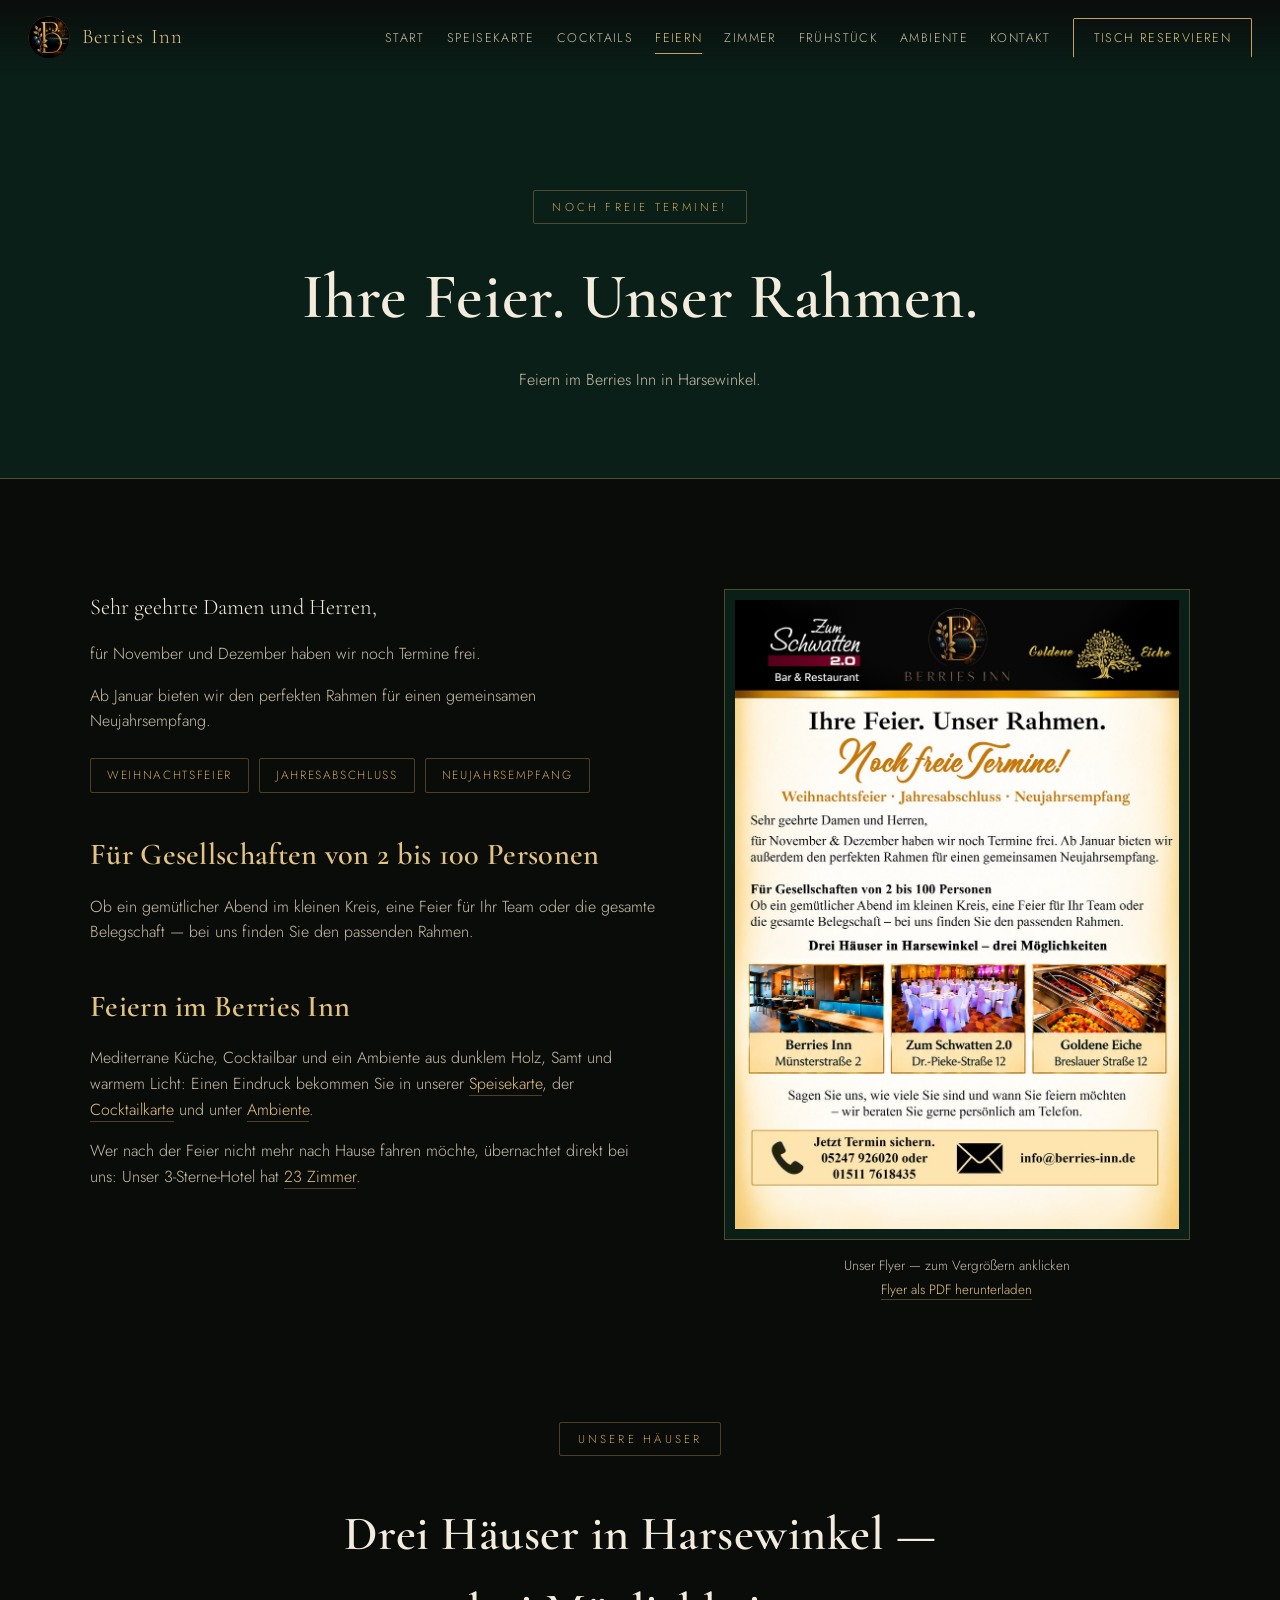
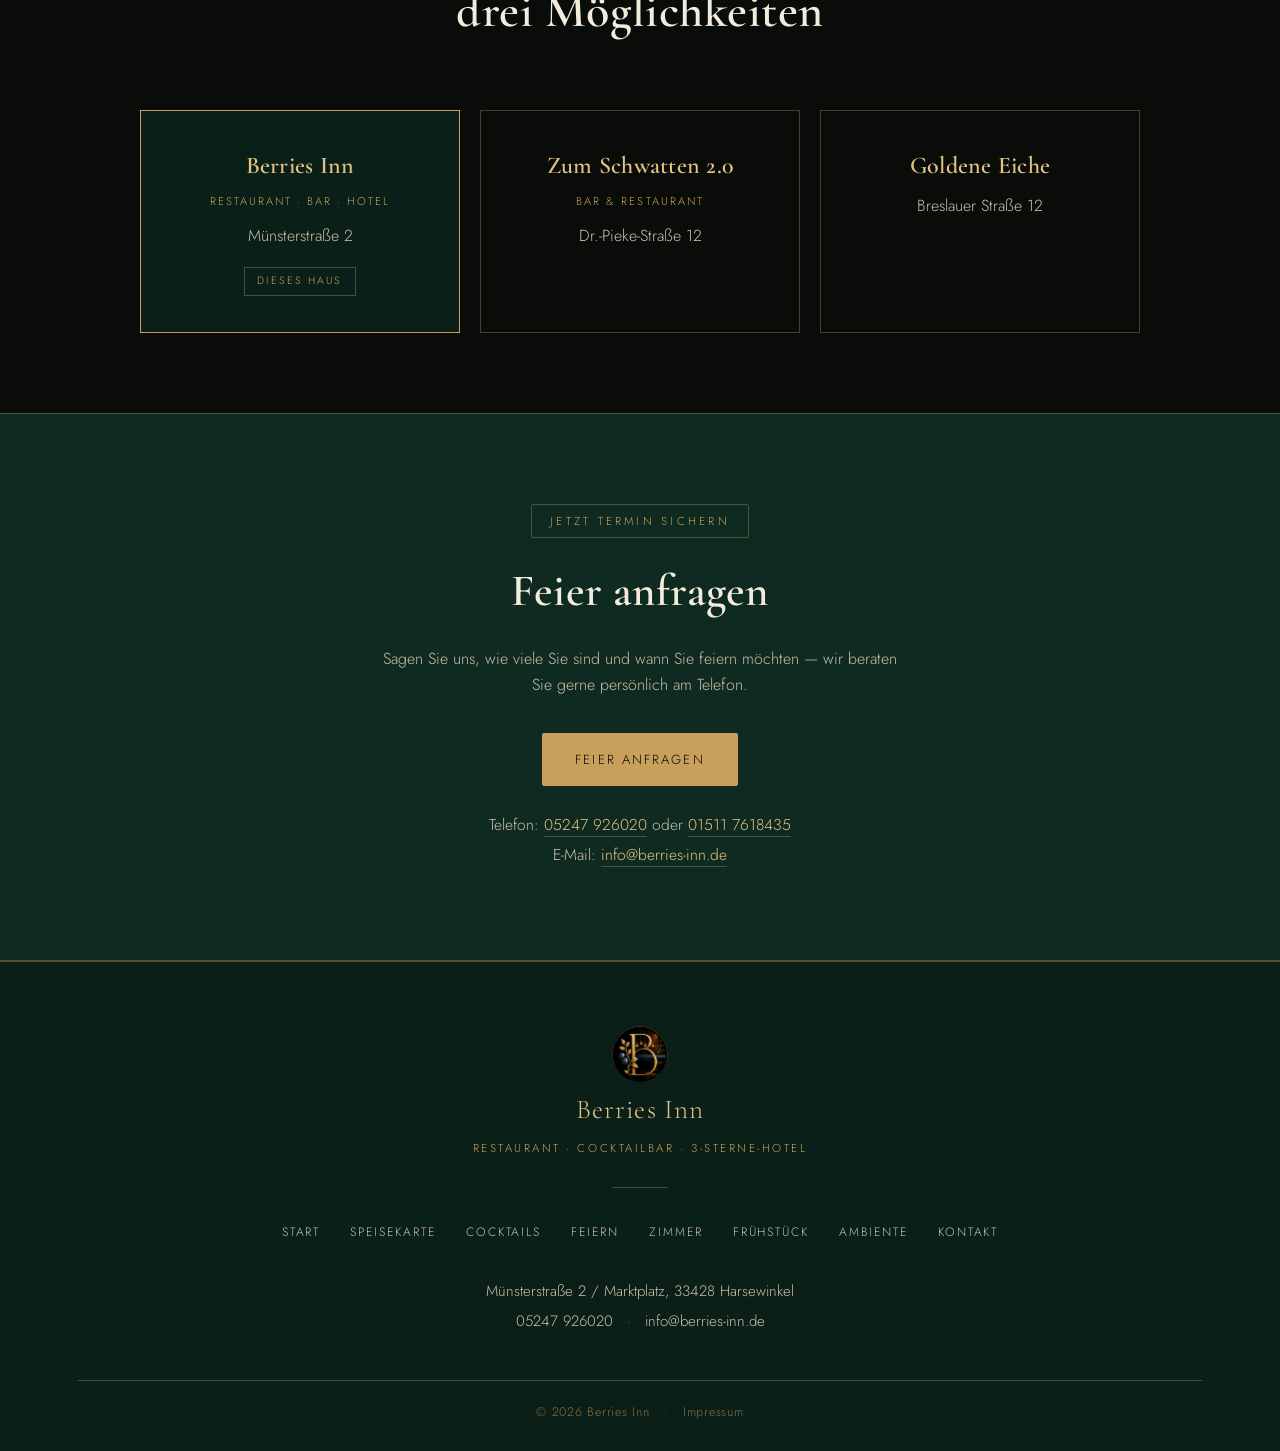
<file: feiern.html>
<!DOCTYPE html>
<html lang="de">
<head>
<meta charset="UTF-8">
<meta name="viewport" content="width=device-width, initial-scale=1.0">
<title>Feiern — Berries Inn Harsewinkel</title>
<meta name="description" content="Feiern im Berries Inn in Harsewinkel: Weihnachtsfeier, Jahresabschluss und Neujahrsempfang für 2 bis 100 Personen. Jetzt Termin anfragen.">
<link rel="icon" href="assets/img/logo.png">
<link rel="stylesheet" href="assets/style.css">
</head>
<body>

<header class="site-header scrolled">
  <nav class="nav">
    <a href="index.html" class="nav-brand">
      <img src="assets/img/logo.png" alt="Berries Inn Logo">
      Berries Inn
    </a>
    <button class="nav-toggle" aria-label="Menü öffnen" aria-expanded="false">&#9776;</button>
    <ul class="nav-links">
      <li><a href="index.html">Start</a></li>
      <li><a href="speisekarte.html">Speisekarte</a></li>
      <li><a href="cocktails.html">Cocktails</a></li>
      <li><a href="feiern.html" class="active">Feiern</a></li>
      <li><a href="zimmer.html">Zimmer</a></li>
      <li><a href="fruehstueck.html">Frühstück</a></li>
      <li><a href="ambiente.html">Ambiente</a></li>
      <li><a href="kontakt.html">Kontakt</a></li>
      <li><a href="mailto:info@berries-inn.de?subject=Tischreservierung%20Berries%20Inn&amp;body=Guten%20Tag%2C%0A%0Aich%20m%C3%B6chte%20gerne%20einen%20Tisch%20reservieren%3A%0A%0ADatum%3A%20%0AUhrzeit%3A%20%0APersonenanzahl%3A%20%0A%0AMit%20freundlichen%20Gr%C3%BC%C3%9Fen" class="nav-cta">Tisch reservieren</a></li>
    </ul>
  </nav>
</header>

<main>
  <section class="menu-page-hero">
    <div class="wrap">
      <span class="eyebrow" data-until="2026-12-15">Noch freie Termine!</span>
      <h1>Ihre Feier. Unser Rahmen.</h1>
      <p>Feiern im Berries Inn in Harsewinkel.</p>
    </div>
  </section>

  <section class="section">
    <div class="wrap">
      <div class="party-grid">

        <div class="party-text">
          <p class="greeting">Sehr geehrte Damen und Herren,</p>
          <p data-until="2026-12-15">für November und Dezember haben wir noch Termine frei.</p>
          <p>Ab Januar bieten wir den perfekten Rahmen für einen gemeinsamen Neujahrsempfang.</p>
          <ul class="facts">
            <li>Weihnachtsfeier</li>
            <li>Jahresabschluss</li>
            <li>Neujahrsempfang</li>
          </ul>

          <h2>Für Gesellschaften von 2 bis 100 Personen</h2>
          <p>Ob ein gemütlicher Abend im kleinen Kreis, eine Feier für Ihr Team oder die gesamte Belegschaft — bei uns finden Sie den passenden Rahmen.</p>

          <h2>Feiern im Berries Inn</h2>
          <p>Mediterrane Küche, Cocktailbar und ein Ambiente aus dunklem Holz, Samt und warmem Licht: Einen Eindruck bekommen Sie in unserer <a href="speisekarte.html">Speisekarte</a>, der <a href="cocktails.html">Cocktailkarte</a> und unter <a href="ambiente.html">Ambiente</a>.</p>
          <p>Wer nach der Feier nicht mehr nach Hause fahren möchte, übernachtet direkt bei uns: Unser 3-Sterne-Hotel hat <a href="zimmer.html">23 Zimmer</a>.</p>
        </div>

        <figure class="flyer" data-until="2026-12-15">
          <a class="flyer-img" href="assets/flyer/flyer-feiern.jpg" target="_blank" rel="noopener" aria-label="Flyer in Großansicht öffnen">
            <img src="assets/flyer/flyer-feiern-web.jpg" width="900" height="1273" alt="Flyer: Ihre Feier. Unser Rahmen. Noch freie Termine für Weihnachtsfeier, Jahresabschluss und Neujahrsempfang in den drei Häusern Berries Inn, Zum Schwatten 2.0 und Goldene Eiche in Harsewinkel. Anfragen unter 05247 926020 oder info@berries-inn.de." loading="lazy">
          </a>
          <figcaption>
            Unser Flyer — zum Vergrößern anklicken<br>
            <a href="assets/flyer/flyer-feiern.pdf" download>Flyer als PDF herunterladen</a>
          </figcaption>
        </figure>

      </div>
    </div>
  </section>

  <section class="section-tight" style="padding-top:10px;">
    <div class="wrap">
      <div class="section-head">
        <span class="eyebrow">Unsere Häuser</span>
        <h2>Drei Häuser in Harsewinkel&nbsp;— drei&nbsp;Möglichkeiten</h2>
      </div>
      <div class="houses">
        <div class="house here">
          <h3>Berries Inn</h3>
          <span class="sub">Restaurant &middot; Bar &middot; Hotel</span>
          <p>Münsterstraße 2</p>
          <span class="tag">Dieses Haus</span>
        </div>
        <div class="house">
          <h3>Zum Schwatten 2.0</h3>
          <span class="sub">Bar &amp; Restaurant</span>
          <p>Dr.-Pieke-Straße 12</p>
        </div>
        <div class="house">
          <h3>Goldene Eiche</h3>
          <p>Breslauer Straße 12</p>
        </div>
      </div>
    </div>
  </section>

  <section class="cta-band">
    <div class="wrap reveal">
      <span class="eyebrow">Jetzt Termin sichern</span>
      <h2>Feier anfragen</h2>
      <p>Sagen Sie uns, wie viele Sie sind und wann Sie feiern möchten — wir beraten Sie gerne persönlich am Telefon.</p>
      <div class="btn-row">
        <a href="mailto:info@berries-inn.de?subject=Anfrage%20Feier%20Berries%20Inn&amp;body=Guten%20Tag%2C%0A%0Aich%20interessiere%20mich%20f%C3%BCr%20eine%20Feier%20im%20Berries%20Inn%3A%0A%0AAnlass%20%28Weihnachtsfeier%20%2F%20Jahresabschluss%20%2F%20Neujahrsempfang%20%2F%20sonstiges%29%3A%20%0AWunschtermin%3A%20%0AAnzahl%20der%20Personen%3A%20%0AName%3A%20%0ATelefonnummer%3A%20%0A%0AMit%20freundlichen%20Gr%C3%BC%C3%9Fen" class="btn btn-solid">Feier anfragen</a>
      </div>
      <div class="cta-contact">
        Telefon: <a href="tel:+495247926020">05247 926020</a> oder <a href="tel:+4915117618435">01511 7618435</a><br>
        E-Mail: <a href="mailto:info@berries-inn.de">info@berries-inn.de</a>
      </div>
    </div>
  </section>
</main>

<footer class="site-footer">
  <div class="wrap">
    <div class="footer-brand">
      <img src="assets/img/logo.png" alt="Berries Inn Logo">
      <span class="name">Berries Inn</span>
    </div>
    <p class="footer-tagline"><span>Restaurant</span> &middot; <span>Cocktailbar</span> &middot; <span>3-Sterne-Hotel</span></p>
    <hr class="footer-rule">
    <ul class="footer-nav">
      <li><a href="index.html">Start</a></li>
      <li><a href="speisekarte.html">Speisekarte</a></li>
      <li><a href="cocktails.html">Cocktails</a></li>
      <li><a href="feiern.html">Feiern</a></li>
      <li><a href="zimmer.html">Zimmer</a></li>
      <li><a href="fruehstueck.html">Frühstück</a></li>
      <li><a href="ambiente.html">Ambiente</a></li>
      <li><a href="kontakt.html">Kontakt</a></li>
    </ul>
    <address class="footer-contact">
      <span class="line">Münsterstraße 2 / Marktplatz, 33428 Harsewinkel</span>
      <span class="line contact-links"><a href="tel:+495247926020">05247 926020</a><span class="sep">&middot;</span><a href="mailto:info@berries-inn.de">info@berries-inn.de</a></span>
    </address>
    <div class="footer-bottom">&copy; 2026 Berries Inn <span class="sep">&middot;</span> <a href="impressum.html">Impressum</a></div>
  </div>
</footer>

<script src="assets/script.js"></script>
</body>
</html>
</file>
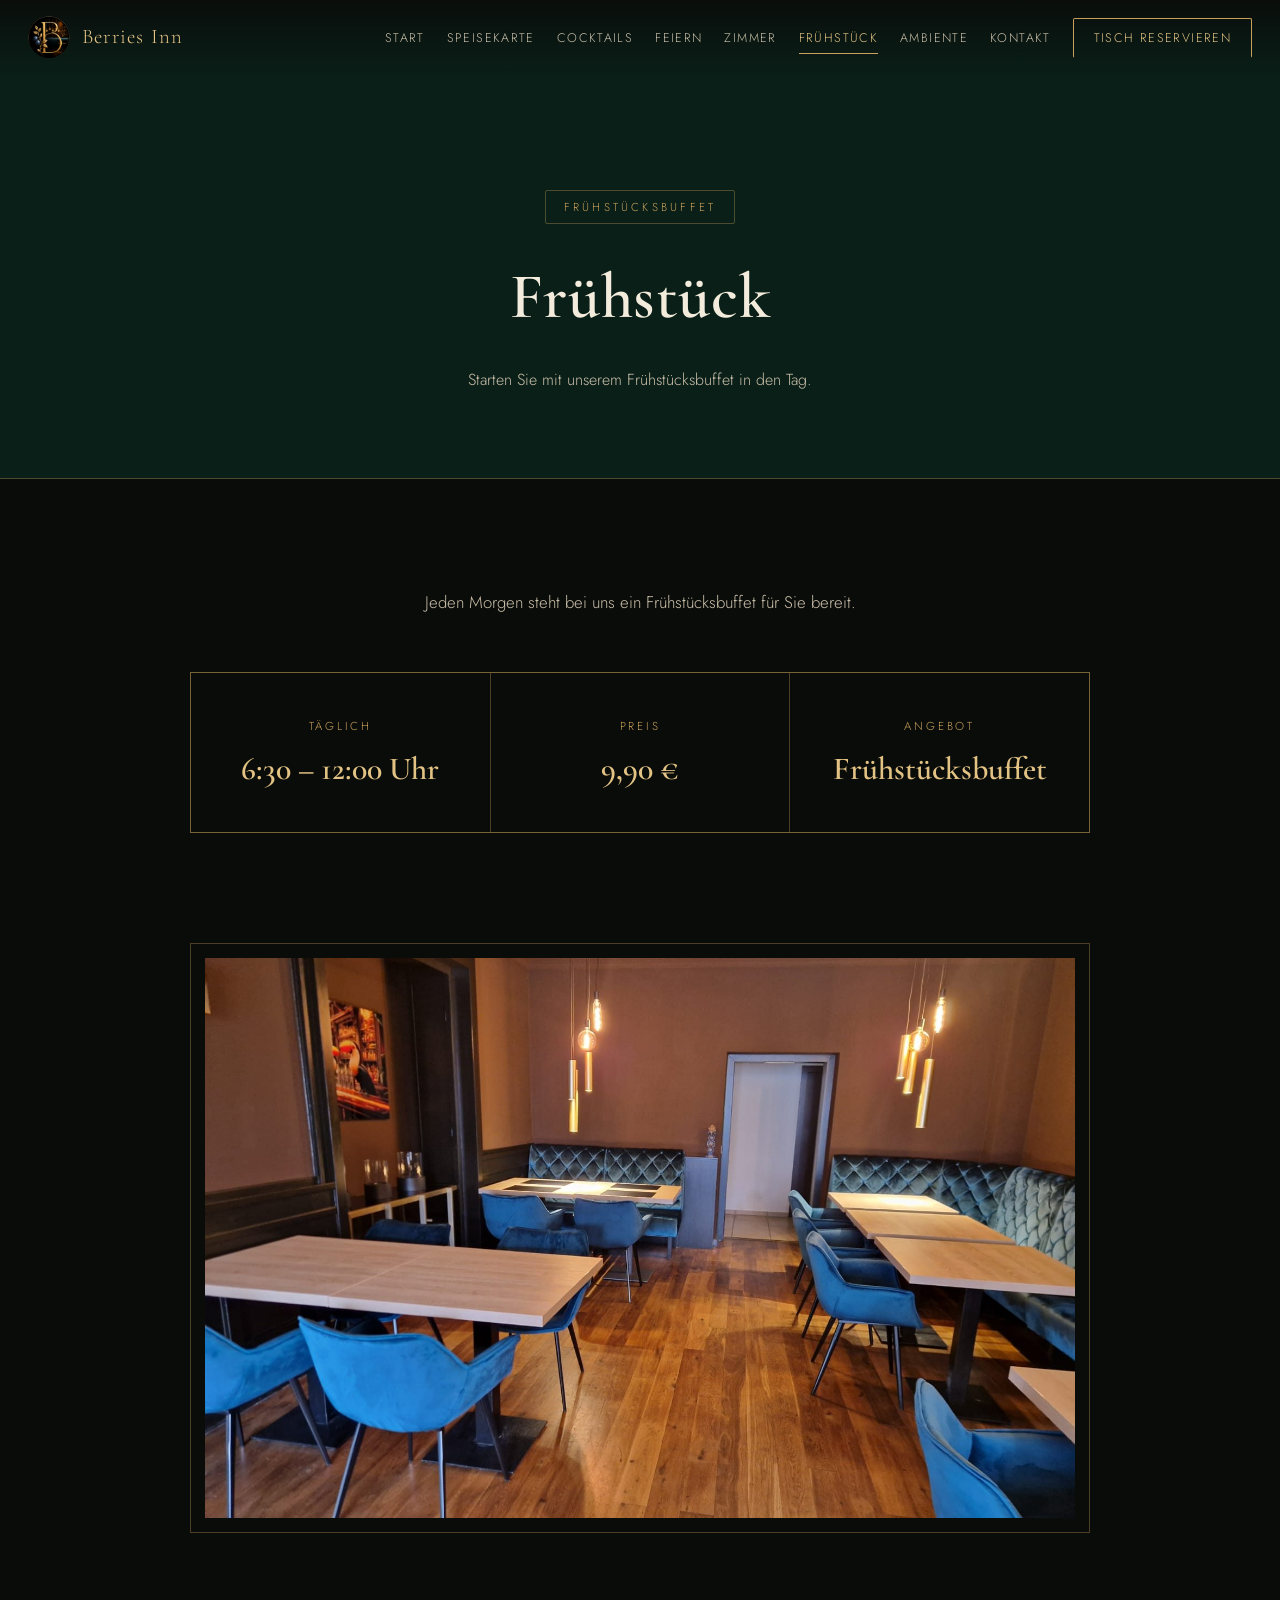
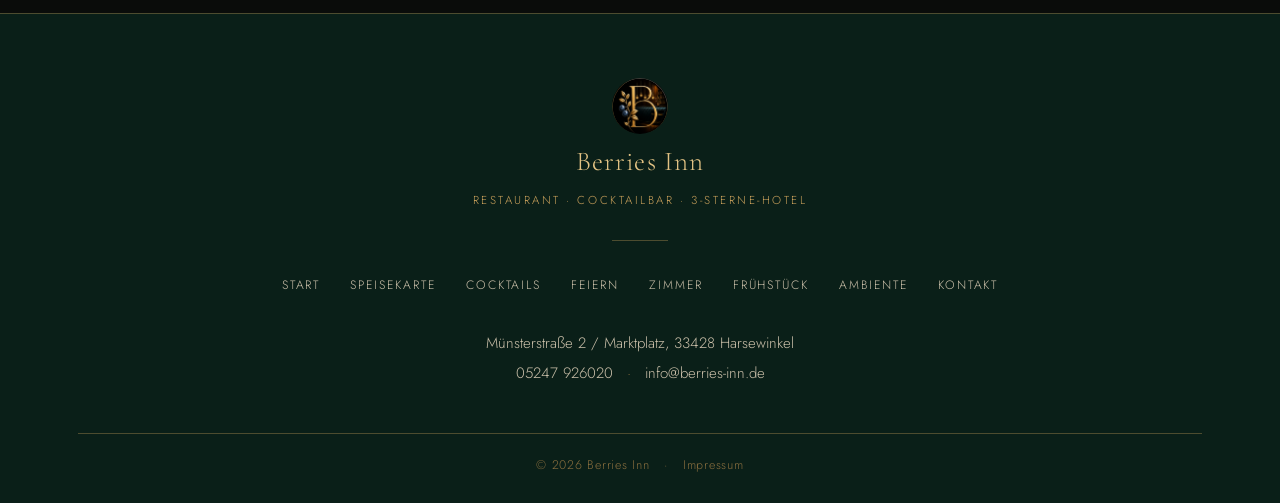
<file: fruehstueck.html>
<!DOCTYPE html>
<html lang="de">
<head>
<meta charset="UTF-8">
<meta name="viewport" content="width=device-width, initial-scale=1.0">
<title>Frühstück — Berries Inn Harsewinkel</title>
<meta name="description" content="Frühstücksbuffet im Berries Inn in Harsewinkel: täglich von 6:30 bis 12:00 Uhr für 9,90 €.">
<link rel="icon" href="assets/img/logo.png">
<link rel="stylesheet" href="assets/style.css">
</head>
<body>

<header class="site-header scrolled">
  <nav class="nav">
    <a href="index.html" class="nav-brand">
      <img src="assets/img/logo.png" alt="Berries Inn Logo">
      Berries Inn
    </a>
    <button class="nav-toggle" aria-label="Menü öffnen" aria-expanded="false">&#9776;</button>
    <ul class="nav-links">
      <li><a href="index.html">Start</a></li>
      <li><a href="speisekarte.html">Speisekarte</a></li>
      <li><a href="cocktails.html">Cocktails</a></li>
      <li><a href="feiern.html">Feiern</a></li>
      <li><a href="zimmer.html">Zimmer</a></li>
      <li><a href="fruehstueck.html" class="active">Frühstück</a></li>
      <li><a href="ambiente.html">Ambiente</a></li>
      <li><a href="kontakt.html">Kontakt</a></li>
      <li><a href="mailto:info@berries-inn.de?subject=Tischreservierung%20Berries%20Inn&amp;body=Guten%20Tag%2C%0A%0Aich%20m%C3%B6chte%20gerne%20einen%20Tisch%20reservieren%3A%0A%0ADatum%3A%20%0AUhrzeit%3A%20%0APersonenanzahl%3A%20%0A%0AMit%20freundlichen%20Gr%C3%BC%C3%9Fen" class="nav-cta">Tisch reservieren</a></li>
    </ul>
  </nav>
</header>

<main>
  <section class="menu-page-hero">
    <div class="wrap">
      <span class="eyebrow">Frühstücksbuffet</span>
      <h1>Frühstück</h1>
      <p>Starten Sie mit unserem Frühstücksbuffet in den Tag.</p>
    </div>
  </section>

  <section class="section">
    <div class="wrap reveal">
      <p class="breakfast-intro">Jeden Morgen steht bei uns ein Frühstücksbuffet für Sie bereit.</p>
      <div class="breakfast-facts">
        <div>
          <span class="label">Täglich</span>
          <strong>6:30 – 12:00 Uhr</strong>
        </div>
        <div>
          <span class="label">Preis</span>
          <strong>9,90 €</strong>
        </div>
        <div>
          <span class="label">Angebot</span>
          <strong>Frühstücksbuffet</strong>
        </div>
      </div>
    </div>
  </section>

  <section class="section-tight reveal" style="padding-top:0;">
    <div class="wrap">
      <div class="about-img" style="max-width:900px; margin:0 auto;">
        <img src="assets/img/dining-room.jpg" alt="Gastraum mit Tischen und blauen Samtstühlen im Berries Inn" style="height:auto; max-height:560px;">
      </div>
    </div>
  </section>

</main>

<footer class="site-footer">
  <div class="wrap">
    <div class="footer-brand">
      <img src="assets/img/logo.png" alt="Berries Inn Logo">
      <span class="name">Berries Inn</span>
    </div>
    <p class="footer-tagline"><span>Restaurant</span> &middot; <span>Cocktailbar</span> &middot; <span>3-Sterne-Hotel</span></p>
    <hr class="footer-rule">
    <ul class="footer-nav">
      <li><a href="index.html">Start</a></li>
      <li><a href="speisekarte.html">Speisekarte</a></li>
      <li><a href="cocktails.html">Cocktails</a></li>
      <li><a href="feiern.html">Feiern</a></li>
      <li><a href="zimmer.html">Zimmer</a></li>
      <li><a href="fruehstueck.html">Frühstück</a></li>
      <li><a href="ambiente.html">Ambiente</a></li>
      <li><a href="kontakt.html">Kontakt</a></li>
    </ul>
    <address class="footer-contact">
      <span class="line">Münsterstraße 2 / Marktplatz, 33428 Harsewinkel</span>
      <span class="line contact-links"><a href="tel:+495247926020">05247 926020</a><span class="sep">&middot;</span><a href="mailto:info@berries-inn.de">info@berries-inn.de</a></span>
    </address>
    <div class="footer-bottom">&copy; 2026 Berries Inn <span class="sep">&middot;</span> <a href="impressum.html">Impressum</a></div>
  </div>
</footer>

<script src="assets/script.js"></script>
</body>
</html>
</file>
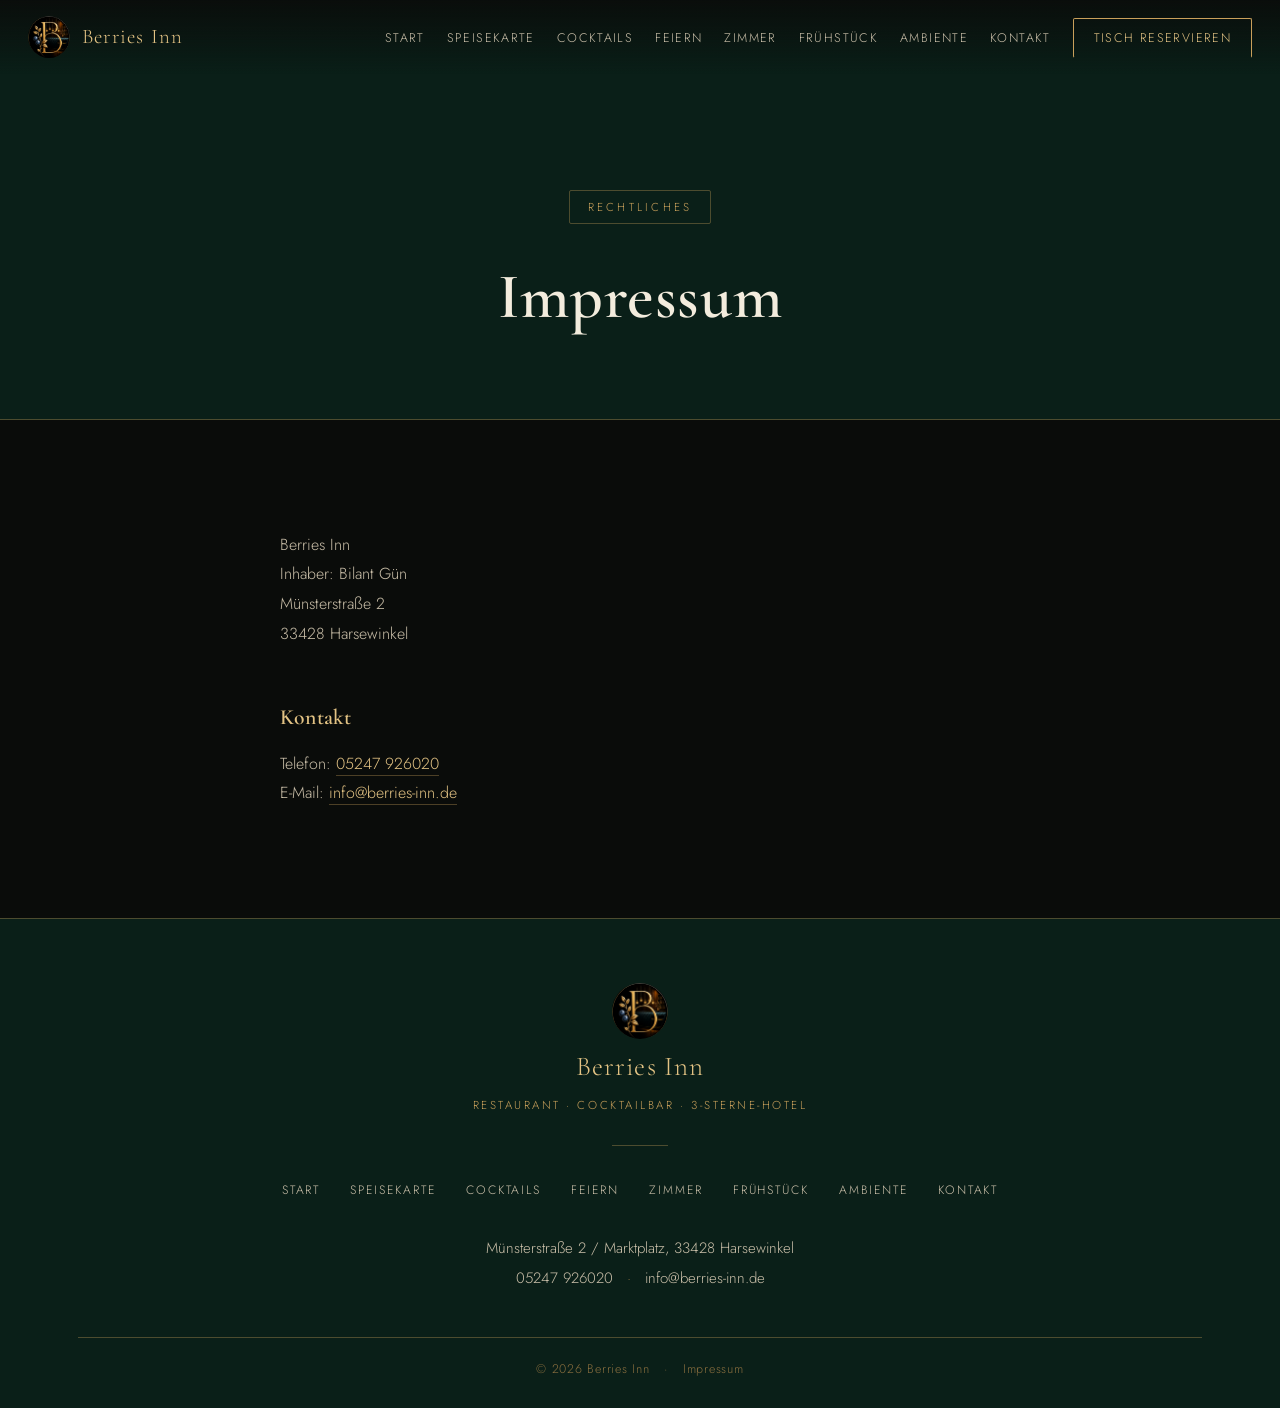
<file: impressum.html>
<!DOCTYPE html>
<html lang="de">
<head>
<meta charset="UTF-8">
<meta name="viewport" content="width=device-width, initial-scale=1.0">
<title>Impressum — Berries Inn Harsewinkel</title>
<meta name="description" content="Impressum des Berries Inn, Münsterstraße 2, 33428 Harsewinkel.">
<link rel="icon" href="assets/img/logo.png">
<link rel="stylesheet" href="assets/style.css">
</head>
<body>

<header class="site-header scrolled">
  <nav class="nav">
    <a href="index.html" class="nav-brand">
      <img src="assets/img/logo.png" alt="Berries Inn Logo">
      Berries Inn
    </a>
    <button class="nav-toggle" aria-label="Menü öffnen" aria-expanded="false">&#9776;</button>
    <ul class="nav-links">
      <li><a href="index.html">Start</a></li>
      <li><a href="speisekarte.html">Speisekarte</a></li>
      <li><a href="cocktails.html">Cocktails</a></li>
      <li><a href="feiern.html">Feiern</a></li>
      <li><a href="zimmer.html">Zimmer</a></li>
      <li><a href="fruehstueck.html">Frühstück</a></li>
      <li><a href="ambiente.html">Ambiente</a></li>
      <li><a href="kontakt.html">Kontakt</a></li>
      <li><a href="mailto:info@berries-inn.de?subject=Tischreservierung%20Berries%20Inn&amp;body=Guten%20Tag%2C%0A%0Aich%20m%C3%B6chte%20gerne%20einen%20Tisch%20reservieren%3A%0A%0ADatum%3A%20%0AUhrzeit%3A%20%0APersonenanzahl%3A%20%0A%0AMit%20freundlichen%20Gr%C3%BC%C3%9Fen" class="nav-cta">Tisch reservieren</a></li>
    </ul>
  </nav>
</header>

<main>
  <section class="menu-page-hero">
    <div class="wrap">
      <span class="eyebrow">Rechtliches</span>
      <h1>Impressum</h1>
    </div>
  </section>

  <section class="section">
    <div class="wrap">
      <div class="legal">

        <p>
          Berries Inn<br>
          Inhaber: Bilant Gün<br>
          Münsterstraße 2<br>
          33428 Harsewinkel
        </p>

        <h2>Kontakt</h2>
        <p>
          Telefon: <a href="tel:+495247926020">05247 926020</a><br>
          E-Mail: <a href="mailto:info@berries-inn.de">info@berries-inn.de</a>
        </p>

      </div>
    </div>
  </section>
</main>

<footer class="site-footer">
  <div class="wrap">
    <div class="footer-brand">
      <img src="assets/img/logo.png" alt="Berries Inn Logo">
      <span class="name">Berries Inn</span>
    </div>
    <p class="footer-tagline"><span>Restaurant</span> &middot; <span>Cocktailbar</span> &middot; <span>3-Sterne-Hotel</span></p>
    <hr class="footer-rule">
    <ul class="footer-nav">
      <li><a href="index.html">Start</a></li>
      <li><a href="speisekarte.html">Speisekarte</a></li>
      <li><a href="cocktails.html">Cocktails</a></li>
      <li><a href="feiern.html">Feiern</a></li>
      <li><a href="zimmer.html">Zimmer</a></li>
      <li><a href="fruehstueck.html">Frühstück</a></li>
      <li><a href="ambiente.html">Ambiente</a></li>
      <li><a href="kontakt.html">Kontakt</a></li>
    </ul>
    <address class="footer-contact">
      <span class="line">Münsterstraße 2 / Marktplatz, 33428 Harsewinkel</span>
      <span class="line contact-links"><a href="tel:+495247926020">05247 926020</a><span class="sep">&middot;</span><a href="mailto:info@berries-inn.de">info@berries-inn.de</a></span>
    </address>
    <div class="footer-bottom">&copy; 2026 Berries Inn <span class="sep">&middot;</span> <a href="impressum.html">Impressum</a></div>
  </div>
</footer>

<script src="assets/script.js"></script>
</body>
</html>
</file>
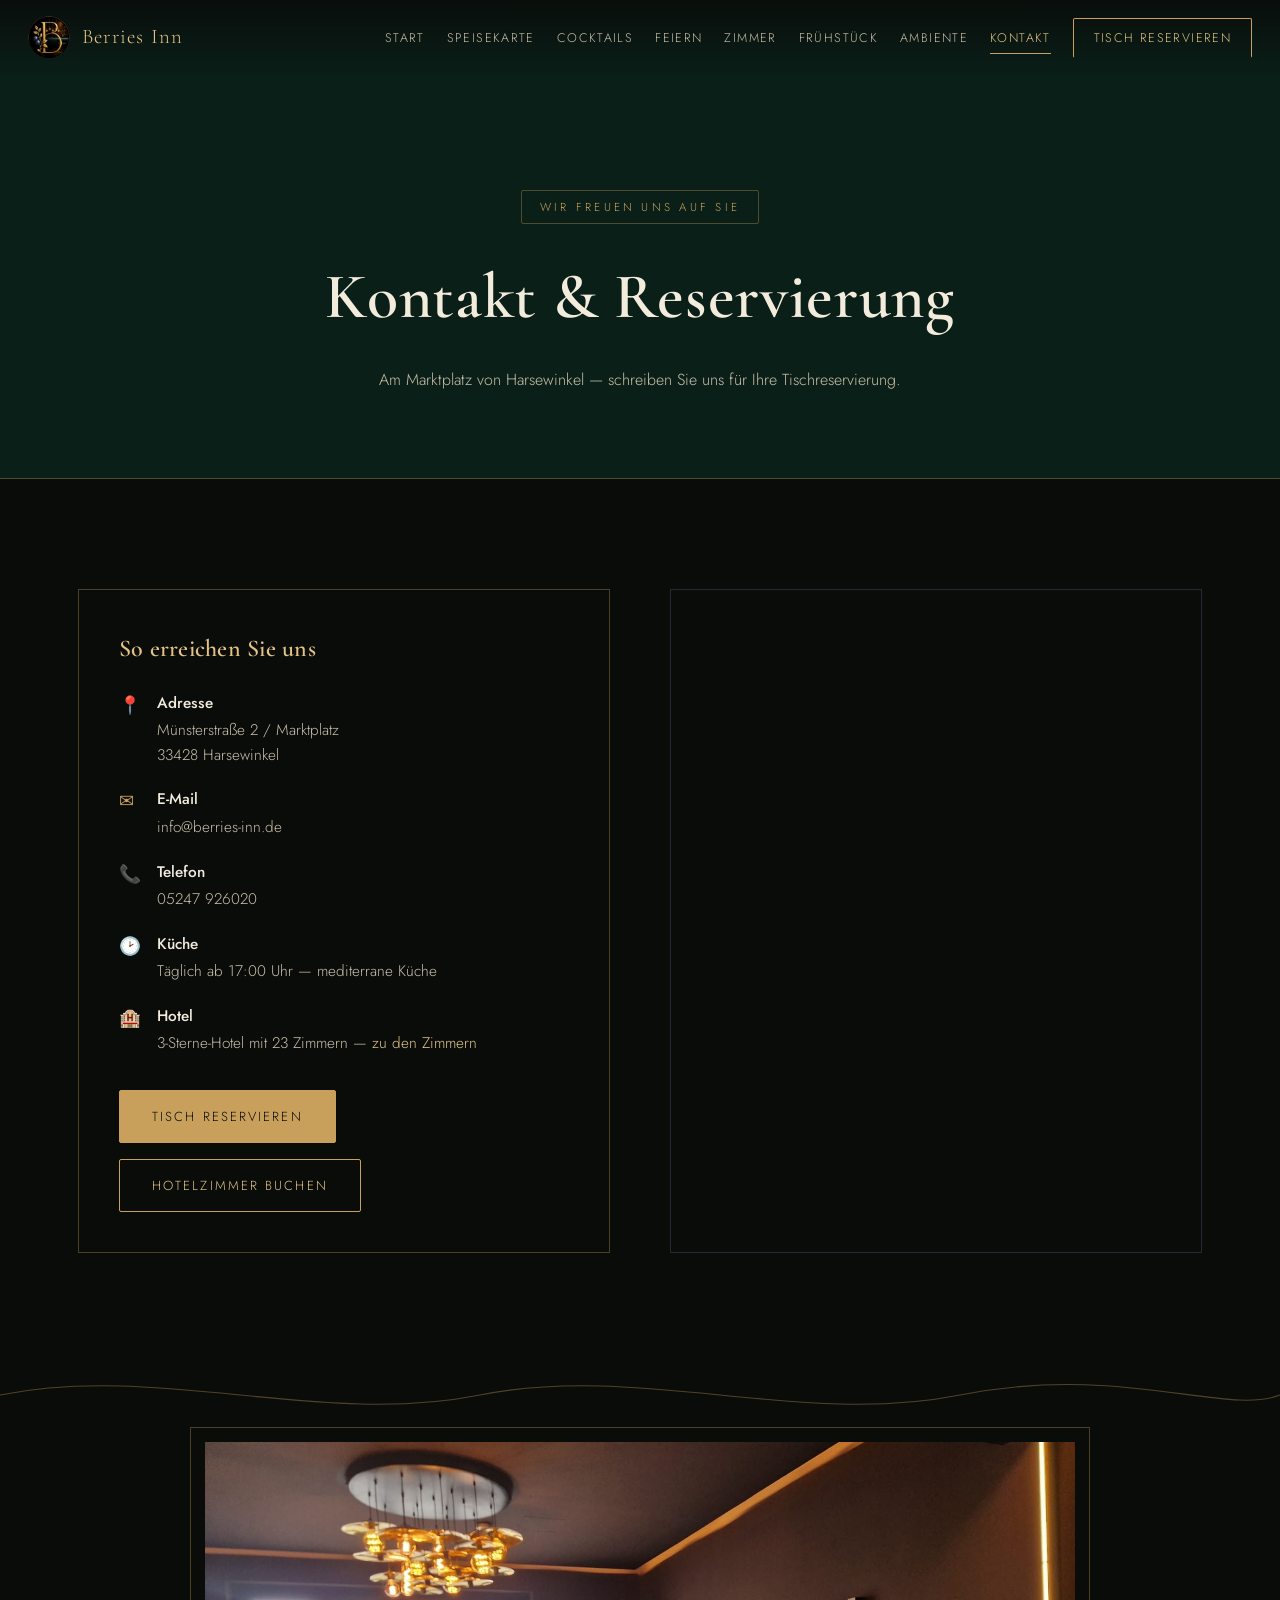
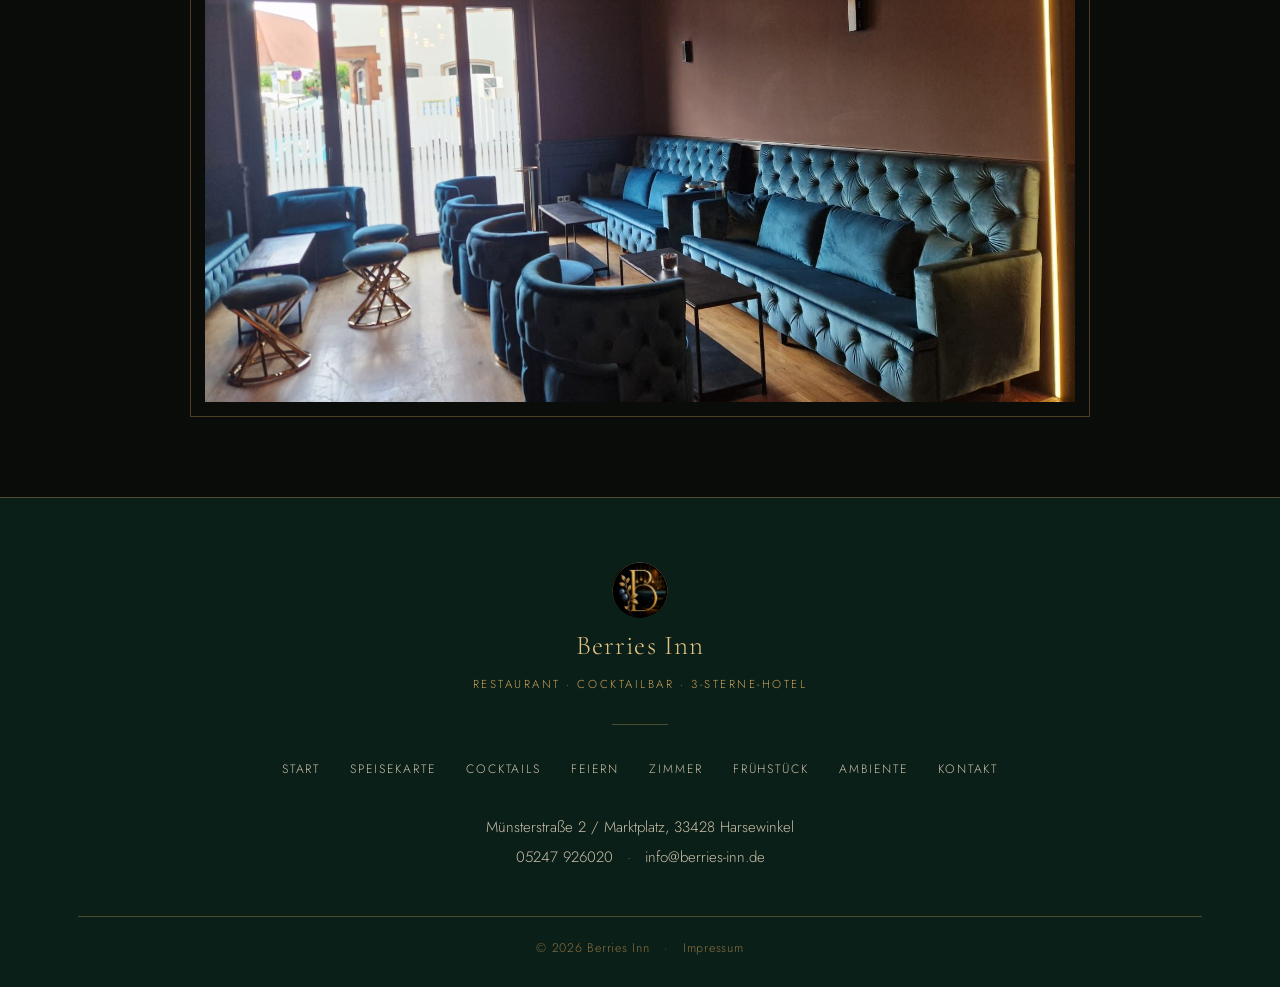
<file: kontakt.html>
<!DOCTYPE html>
<html lang="de">
<head>
<meta charset="UTF-8">
<meta name="viewport" content="width=device-width, initial-scale=1.0">
<title>Kontakt & Reservierung — Berries Inn Harsewinkel</title>
<meta name="description" content="Kontakt und Reservierung im Berries Inn: Münsterstraße 2 / Marktplatz, Harsewinkel. Tisch per E-Mail reservieren.">
<link rel="icon" href="assets/img/logo.png">
<link rel="stylesheet" href="assets/style.css">
</head>
<body>

<header class="site-header scrolled">
  <nav class="nav">
    <a href="index.html" class="nav-brand">
      <img src="assets/img/logo.png" alt="Berries Inn Logo">
      Berries Inn
    </a>
    <button class="nav-toggle" aria-label="Menü öffnen" aria-expanded="false">&#9776;</button>
    <ul class="nav-links">
      <li><a href="index.html">Start</a></li>
      <li><a href="speisekarte.html">Speisekarte</a></li>
      <li><a href="cocktails.html">Cocktails</a></li>
      <li><a href="feiern.html">Feiern</a></li>
      <li><a href="zimmer.html">Zimmer</a></li>
      <li><a href="fruehstueck.html">Frühstück</a></li>
      <li><a href="ambiente.html">Ambiente</a></li>
      <li><a href="kontakt.html" class="active">Kontakt</a></li>
      <li><a href="mailto:info@berries-inn.de?subject=Tischreservierung%20Berries%20Inn&amp;body=Guten%20Tag%2C%0A%0Aich%20m%C3%B6chte%20gerne%20einen%20Tisch%20reservieren%3A%0A%0ADatum%3A%20%0AUhrzeit%3A%20%0APersonenanzahl%3A%20%0A%0AMit%20freundlichen%20Gr%C3%BC%C3%9Fen" class="nav-cta">Tisch reservieren</a></li>
    </ul>
  </nav>
</header>

<main>

  <section class="menu-page-hero">
    <div class="wrap">
      <span class="eyebrow">Wir freuen uns auf Sie</span>
      <h1>Kontakt &amp; Reservierung</h1>
      <p>Am Marktplatz von Harsewinkel — schreiben Sie uns für Ihre Tischreservierung.</p>
    </div>
  </section>

  <section class="section">
    <div class="wrap reveal">
      <div class="contact-grid">

        <div class="contact-block">
          <h3>So erreichen Sie uns</h3>

          <div class="contact-row">
            <span class="icon">&#128205;</span>
            <div>
              <strong>Adresse</strong>
              Münsterstraße 2 / Marktplatz<br>33428 Harsewinkel
            </div>
          </div>

          <div class="contact-row">
            <span class="icon">&#9993;</span>
            <div>
              <strong>E-Mail</strong>
              <a href="mailto:info@berries-inn.de">info@berries-inn.de</a>
            </div>
          </div>

          <div class="contact-row">
            <span class="icon">&#128222;</span>
            <div>
              <strong>Telefon</strong>
              <a href="tel:+495247926020">05247 926020</a>
            </div>
          </div>

          <div class="contact-row">
            <span class="icon">&#128337;</span>
            <div>
              <strong>Küche</strong>
              Täglich ab 17:00 Uhr — mediterrane Küche
            </div>
          </div>

          <div class="contact-row">
            <span class="icon">&#127976;</span>
            <div>
              <strong>Hotel</strong>
              3-Sterne-Hotel mit 23 Zimmern — <a href="zimmer.html" style="color:var(--gold-light);">zu den Zimmern</a>
            </div>
          </div>

          <div style="margin-top:34px;">
            <div class="btn-row">
            <a href="mailto:info@berries-inn.de?subject=Tischreservierung%20Berries%20Inn&body=Guten%20Tag%2C%0A%0Aich%20m%C3%B6chte%20gerne%20einen%20Tisch%20reservieren%3A%0A%0ADatum%3A%20%0AUhrzeit%3A%20%0APersonenanzahl%3A%20%0A%0AMit%20freundlichen%20Gr%C3%BC%C3%9Fen" class="btn btn-solid">Tisch reservieren</a>
            <a href="mailto:info@berries-inn.de?subject=Hotelzimmer%20Reservierung%20Berries%20Inn&amp;body=Guten%20Tag%2C%0A%0Aich%20m%C3%B6chte%20gerne%20ein%20Hotelzimmer%20reservieren%3A%0A%0AAnreisedatum%3A%20%0AAbreisedatum%3A%20%0AZimmerart%20%28Einzelzimmer%20%2F%20Doppelzimmer%20%2F%20Suite%29%3A%20%0APersonenanzahl%3A%20%0AName%3A%20%0ATelefonnummer%3A%20%0A%0AMit%20freundlichen%20Gr%C3%BC%C3%9Fen" class="btn btn-ghost">Hotelzimmer buchen</a>
            </div>
          </div>
        </div>

        <div class="map-frame">
          <iframe
            src="https://www.openstreetmap.org/export/embed.html?bbox=8.2265%2C51.9691%2C8.2365%2C51.9761&layer=mapnik&marker=51.9726%2C8.2315"
            title="Karte: Berries Inn, Münsterstraße 2 / Marktplatz, Harsewinkel"
            loading="lazy"></iframe>
        </div>

      </div>
    </div>
  </section>

  <svg class="wave-divider" viewBox="0 0 1200 60" preserveAspectRatio="none" aria-hidden="true">
    <path d="M0,30 C150,0 300,60 450,30 C600,0 750,60 900,30 C1050,0 1150,50 1200,30"/>
  </svg>

  <section class="section-tight reveal" style="padding-top:0;">
    <div class="wrap">
      <div class="about-img" style="max-width:900px; margin:0 auto;">
        <img src="assets/img/lounge-sofa.jpg" alt="Lounge mit blauen Samtsofas und goldenem Kronleuchter im Berries Inn">
      </div>
    </div>
  </section>

</main>

<footer class="site-footer">
  <div class="wrap">
    <div class="footer-brand">
      <img src="assets/img/logo.png" alt="Berries Inn Logo">
      <span class="name">Berries Inn</span>
    </div>
    <p class="footer-tagline"><span>Restaurant</span> &middot; <span>Cocktailbar</span> &middot; <span>3-Sterne-Hotel</span></p>
    <hr class="footer-rule">
    <ul class="footer-nav">
      <li><a href="index.html">Start</a></li>
      <li><a href="speisekarte.html">Speisekarte</a></li>
      <li><a href="cocktails.html">Cocktails</a></li>
      <li><a href="feiern.html">Feiern</a></li>
      <li><a href="zimmer.html">Zimmer</a></li>
      <li><a href="fruehstueck.html">Frühstück</a></li>
      <li><a href="ambiente.html">Ambiente</a></li>
      <li><a href="kontakt.html">Kontakt</a></li>
    </ul>
    <address class="footer-contact">
      <span class="line">Münsterstraße 2 / Marktplatz, 33428 Harsewinkel</span>
      <span class="line contact-links"><a href="tel:+495247926020">05247 926020</a><span class="sep">&middot;</span><a href="mailto:info@berries-inn.de">info@berries-inn.de</a></span>
    </address>
    <div class="footer-bottom">&copy; 2026 Berries Inn <span class="sep">&middot;</span> <a href="impressum.html">Impressum</a></div>
  </div>
</footer>

<script src="assets/script.js"></script>
</body>
</html>
</file>
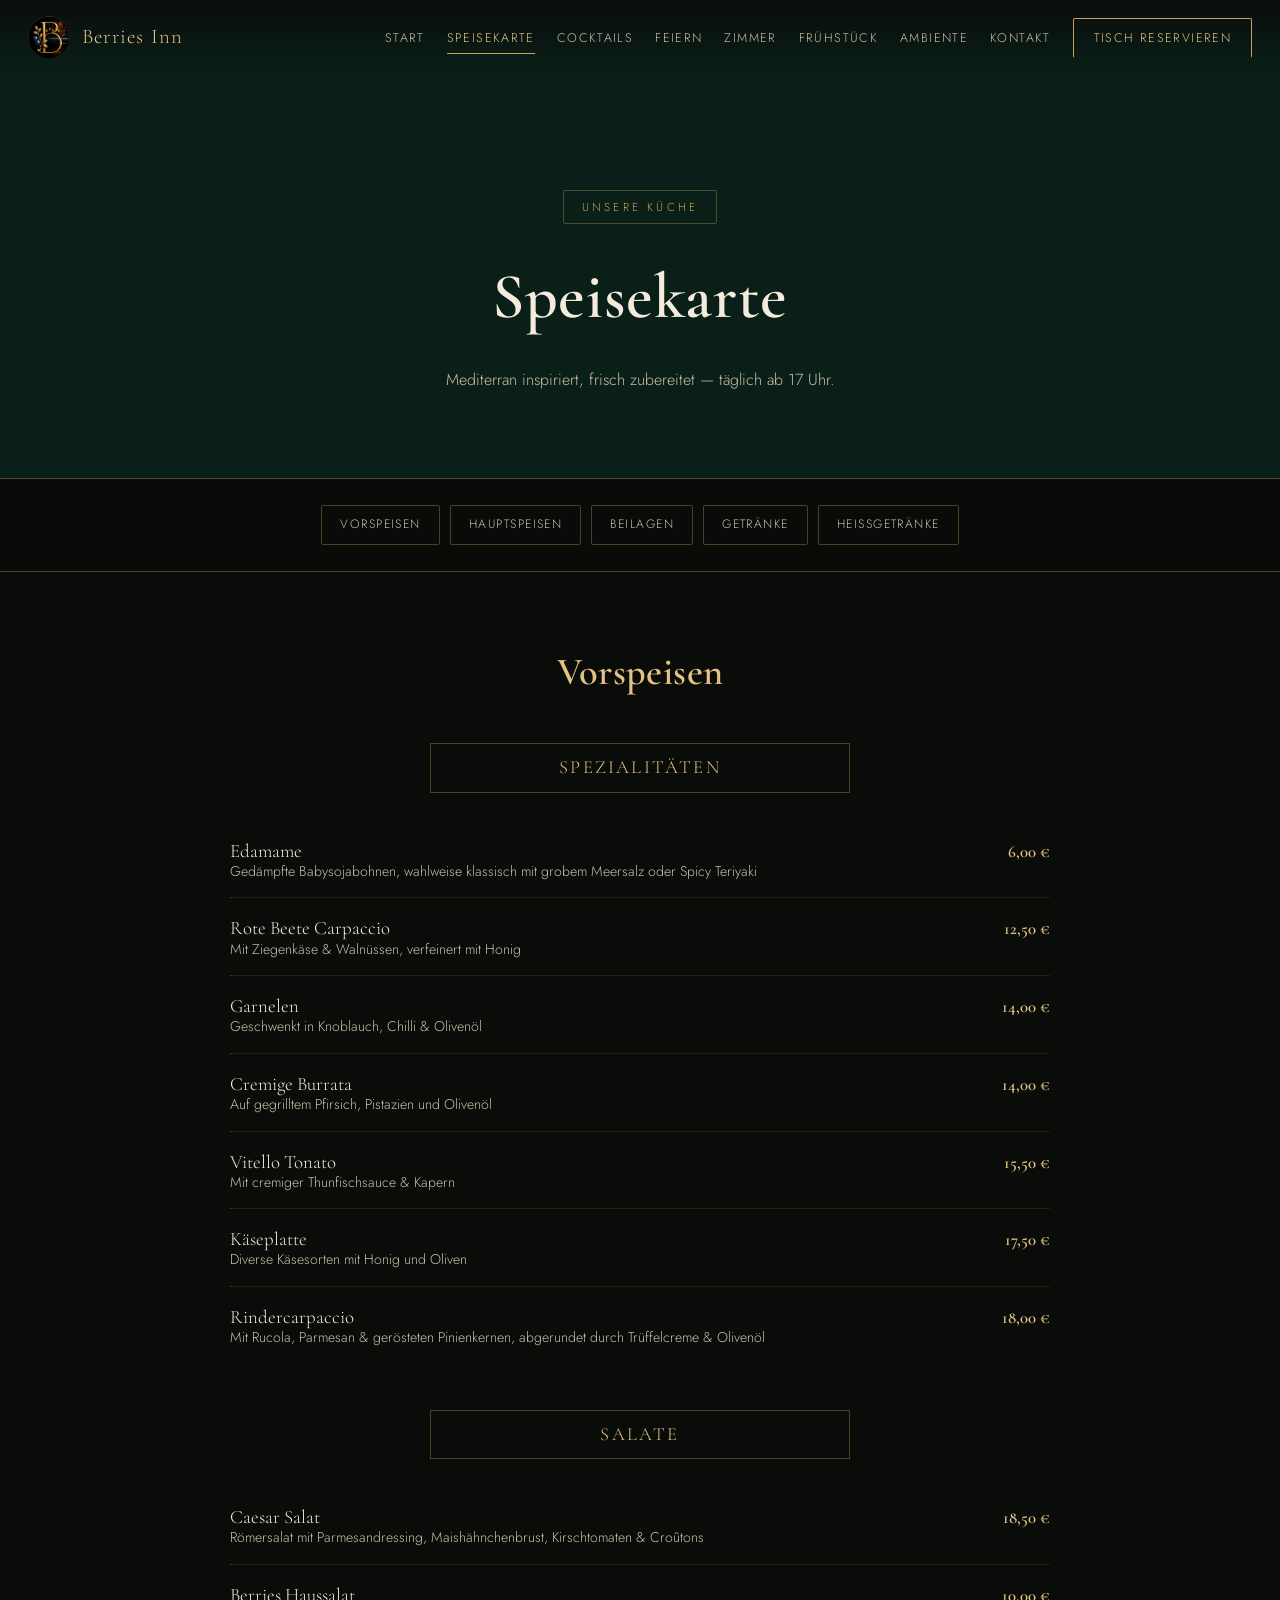
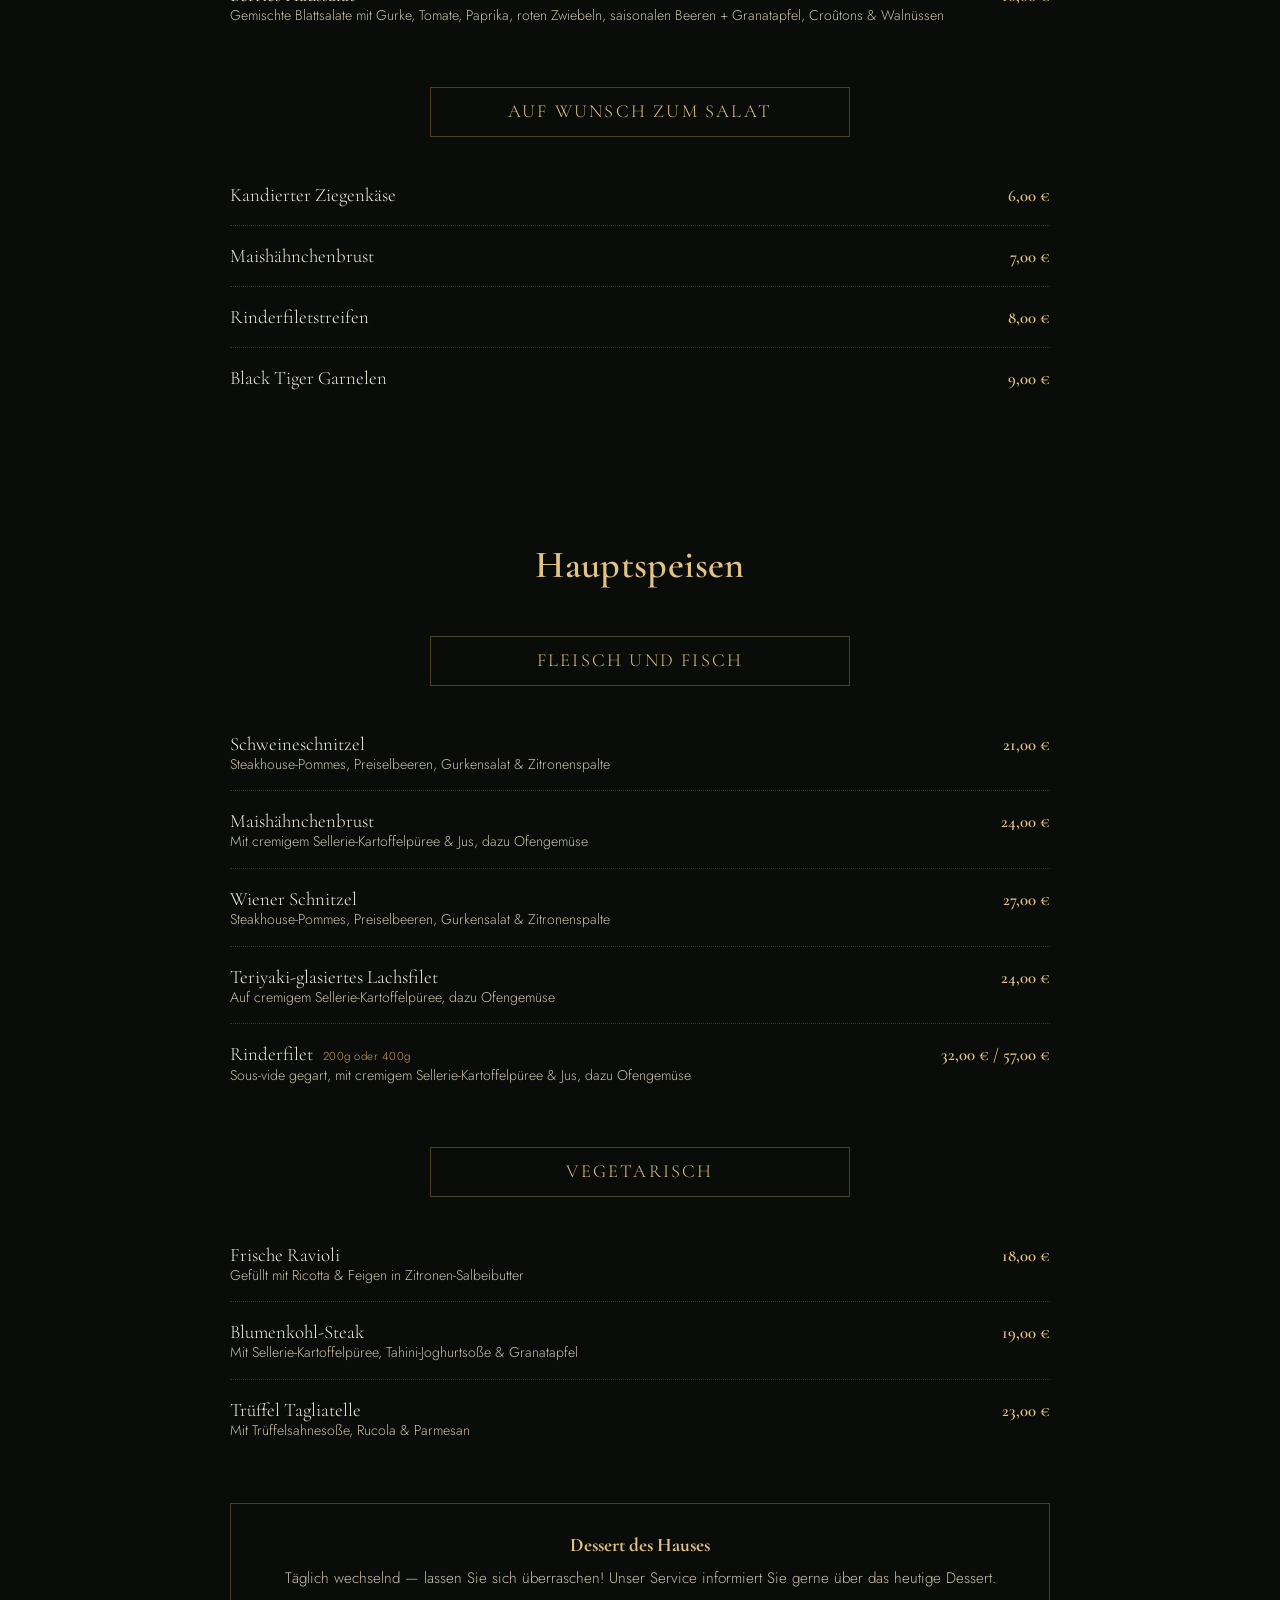
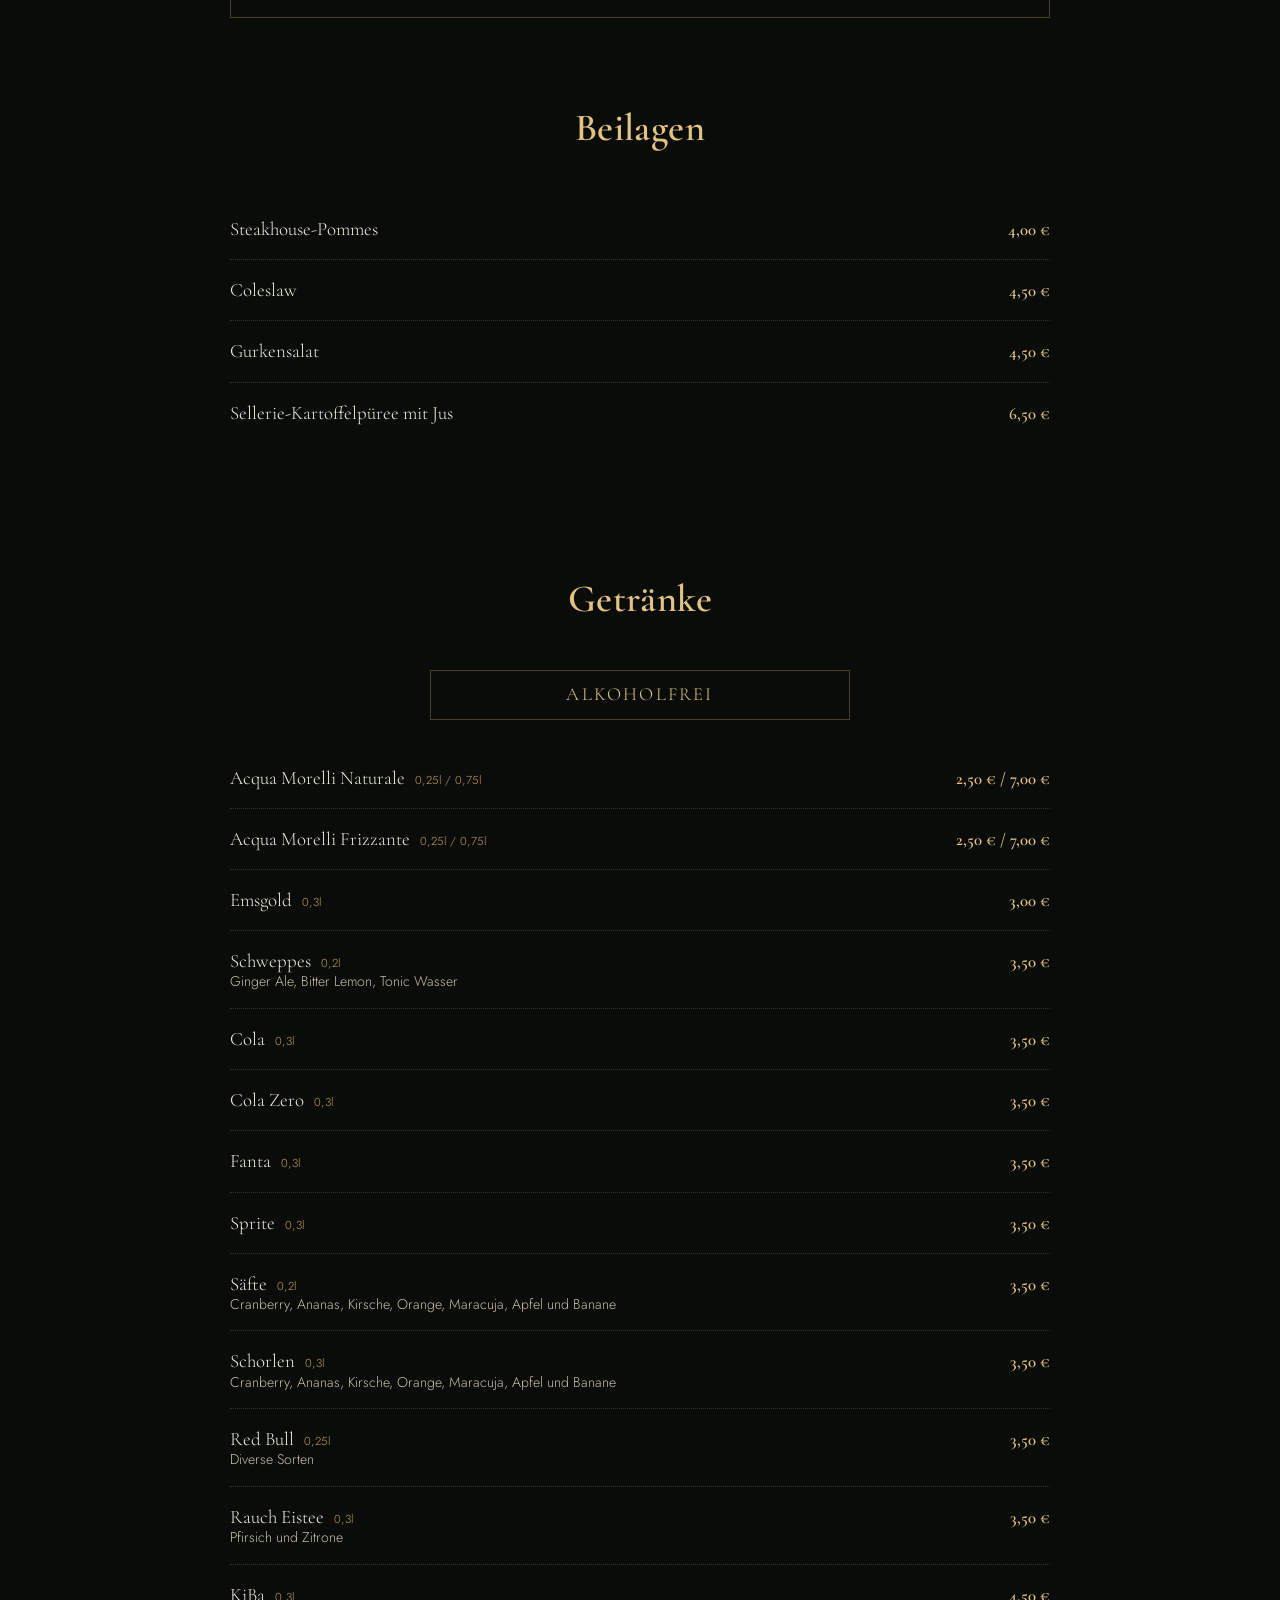
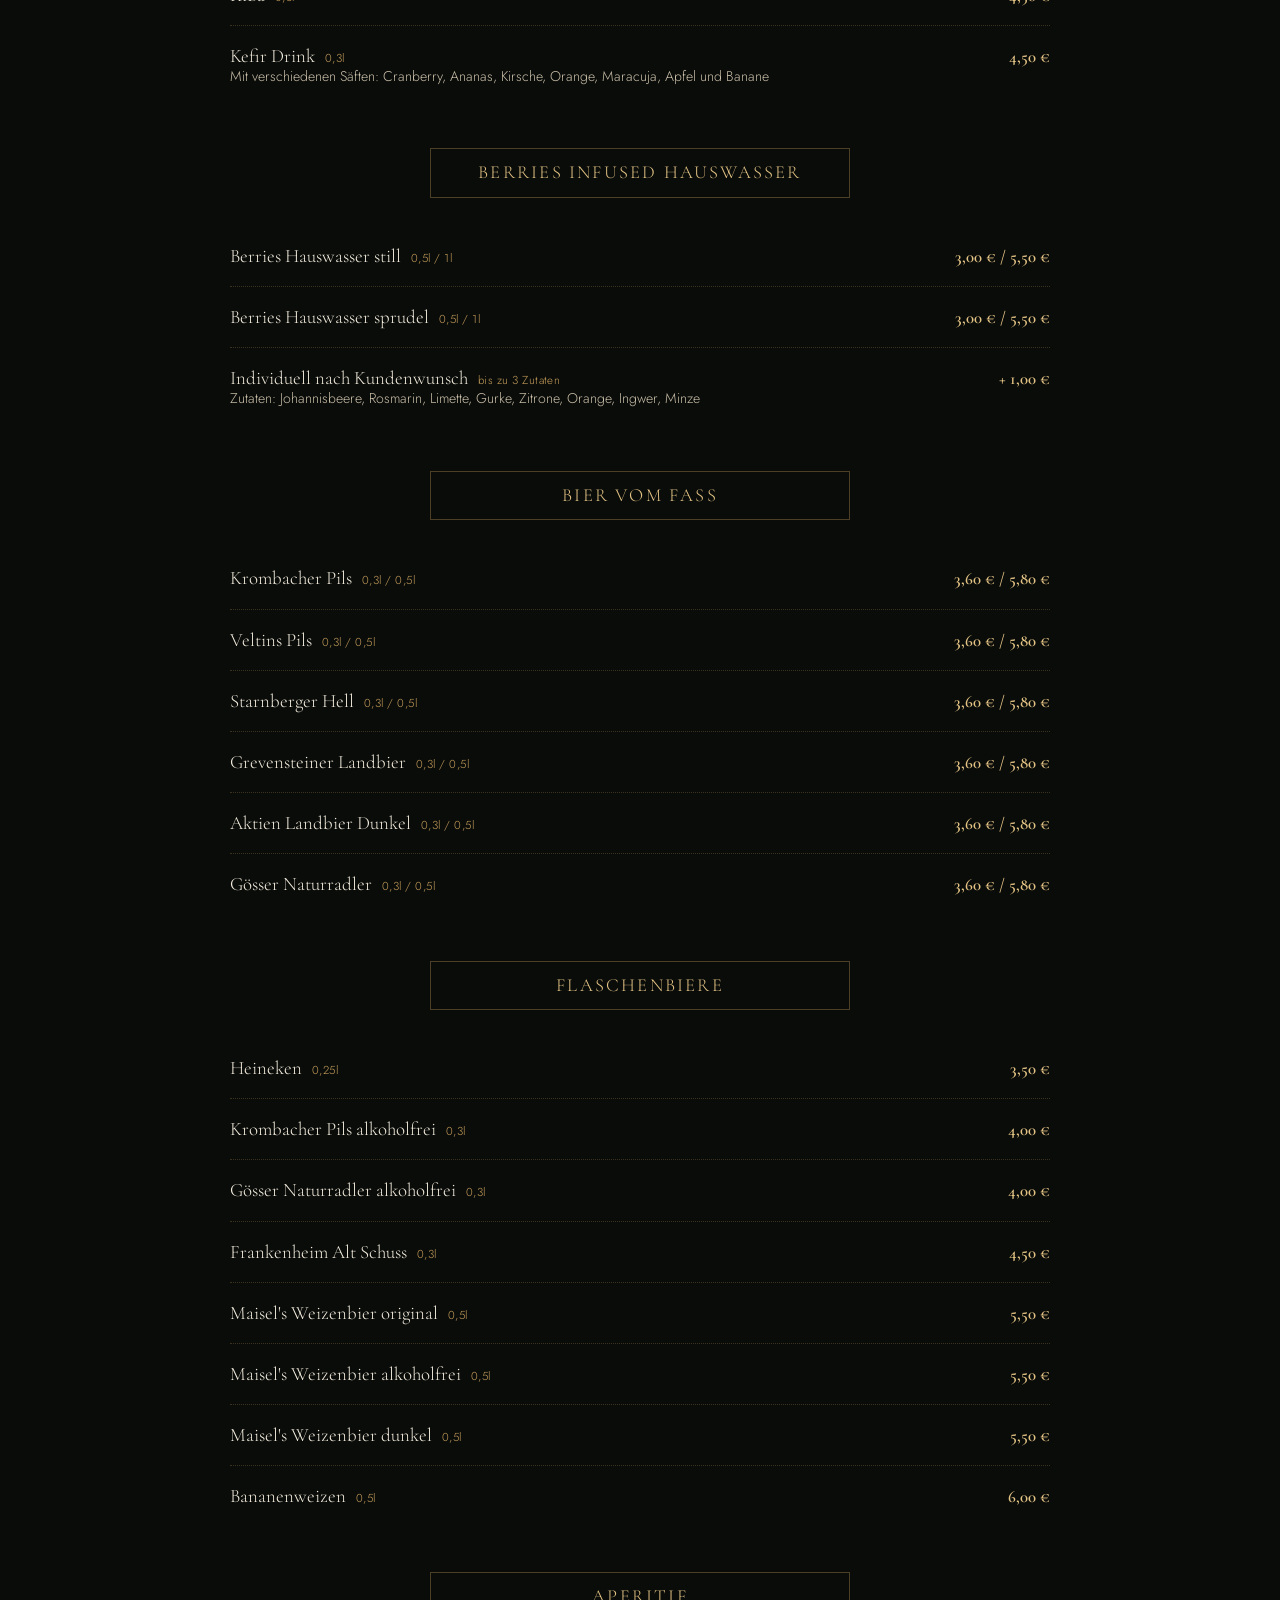
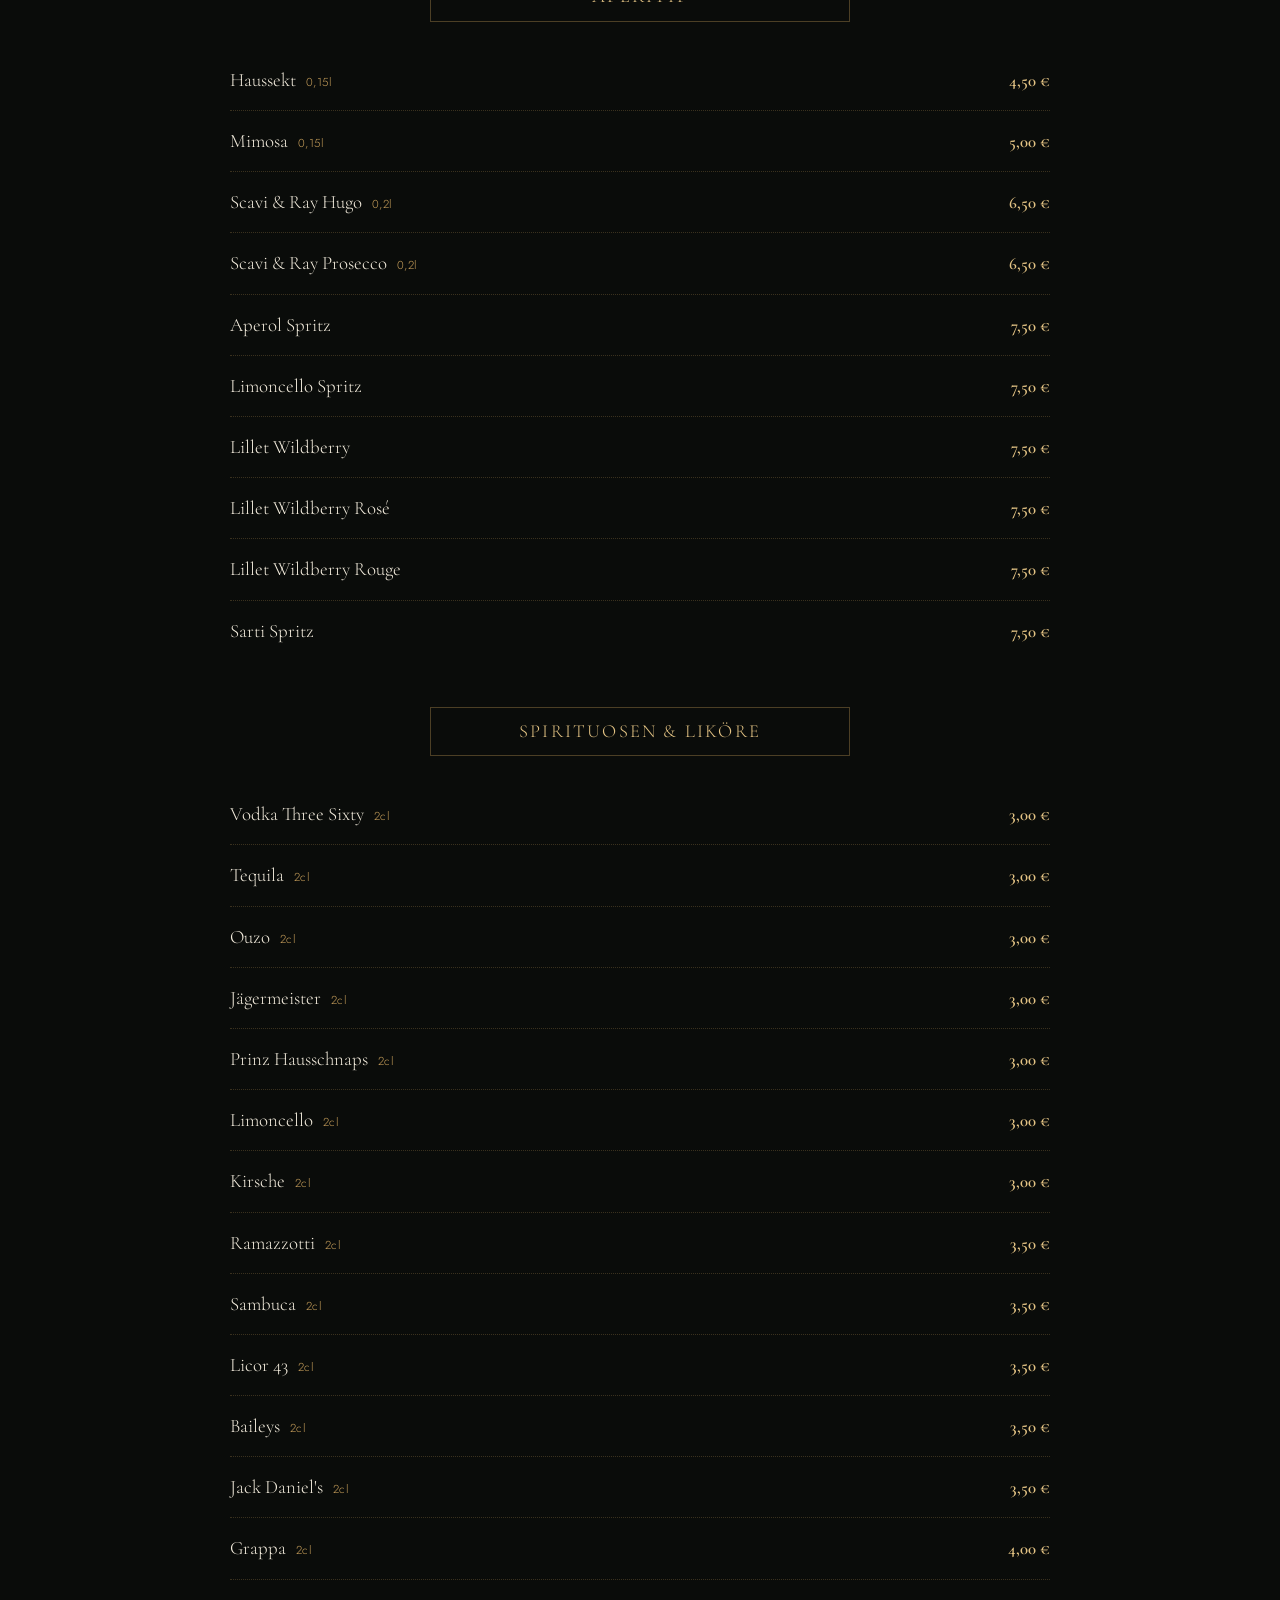
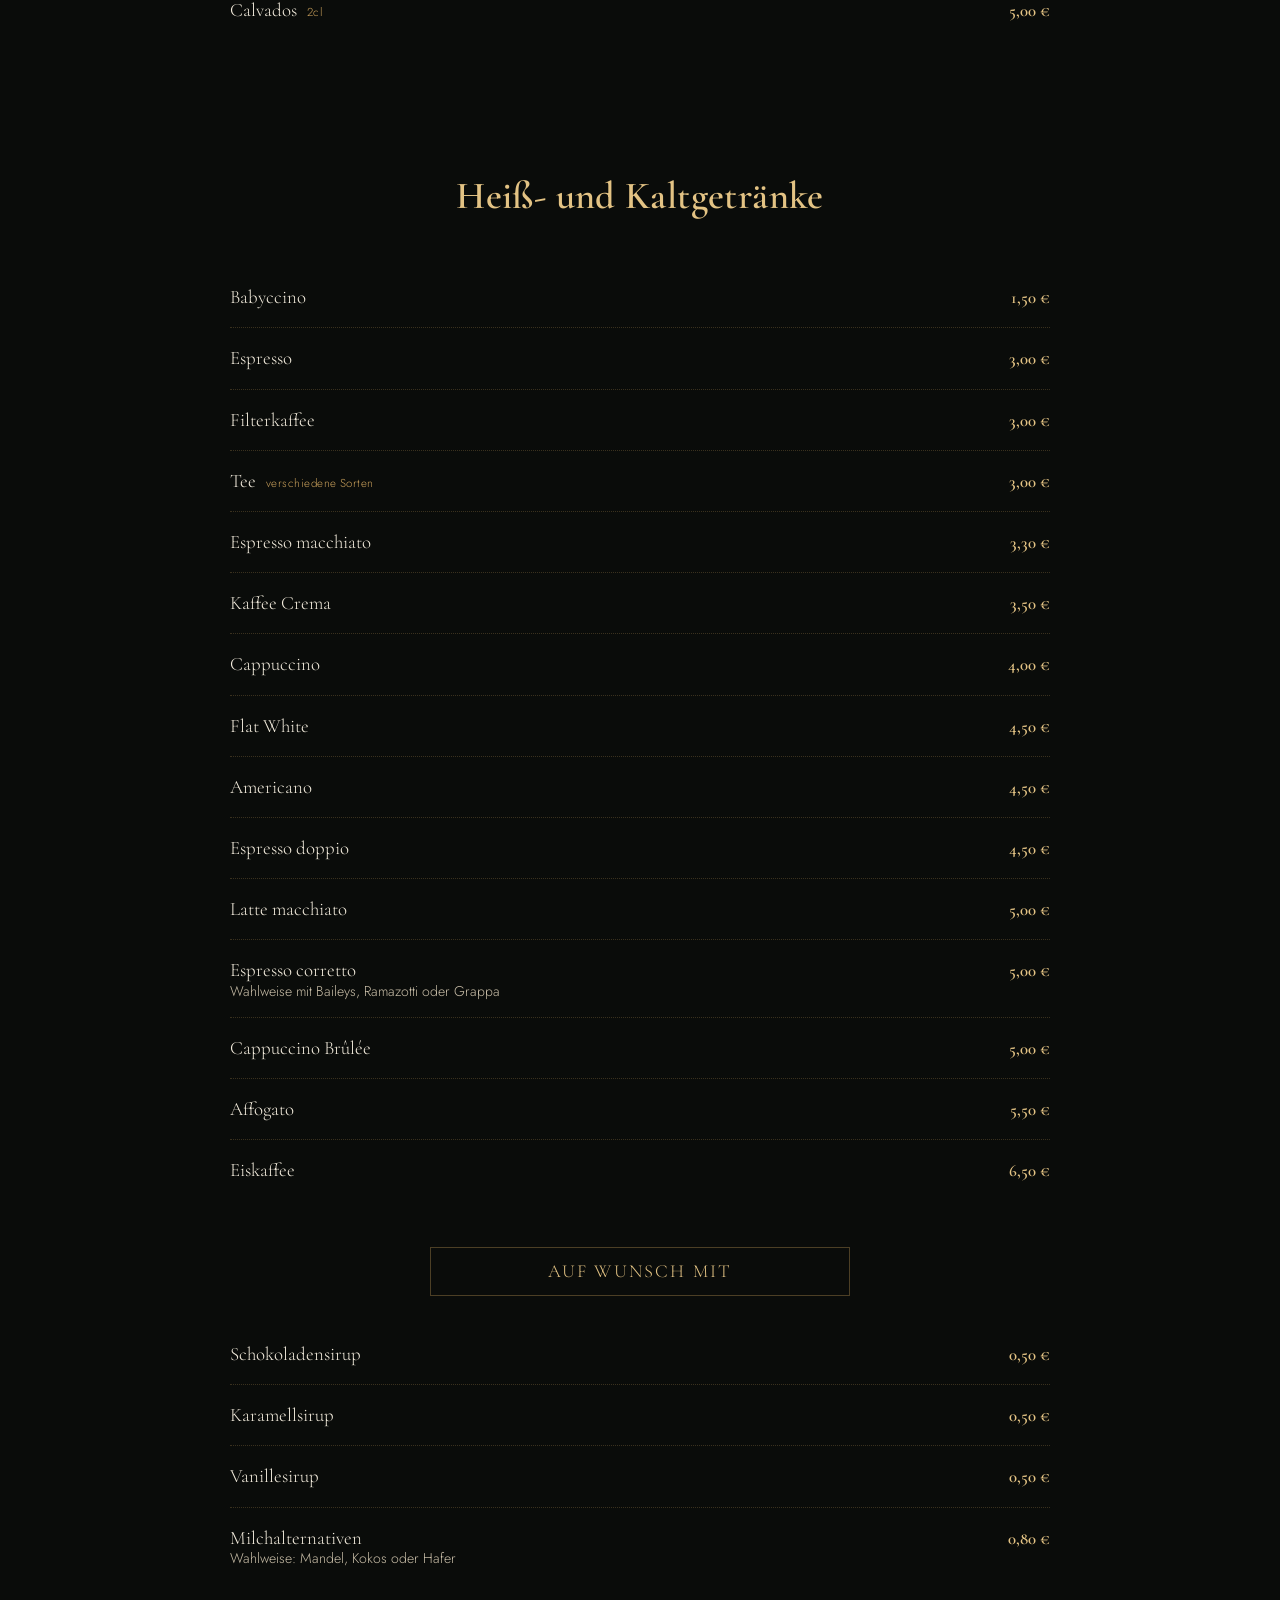
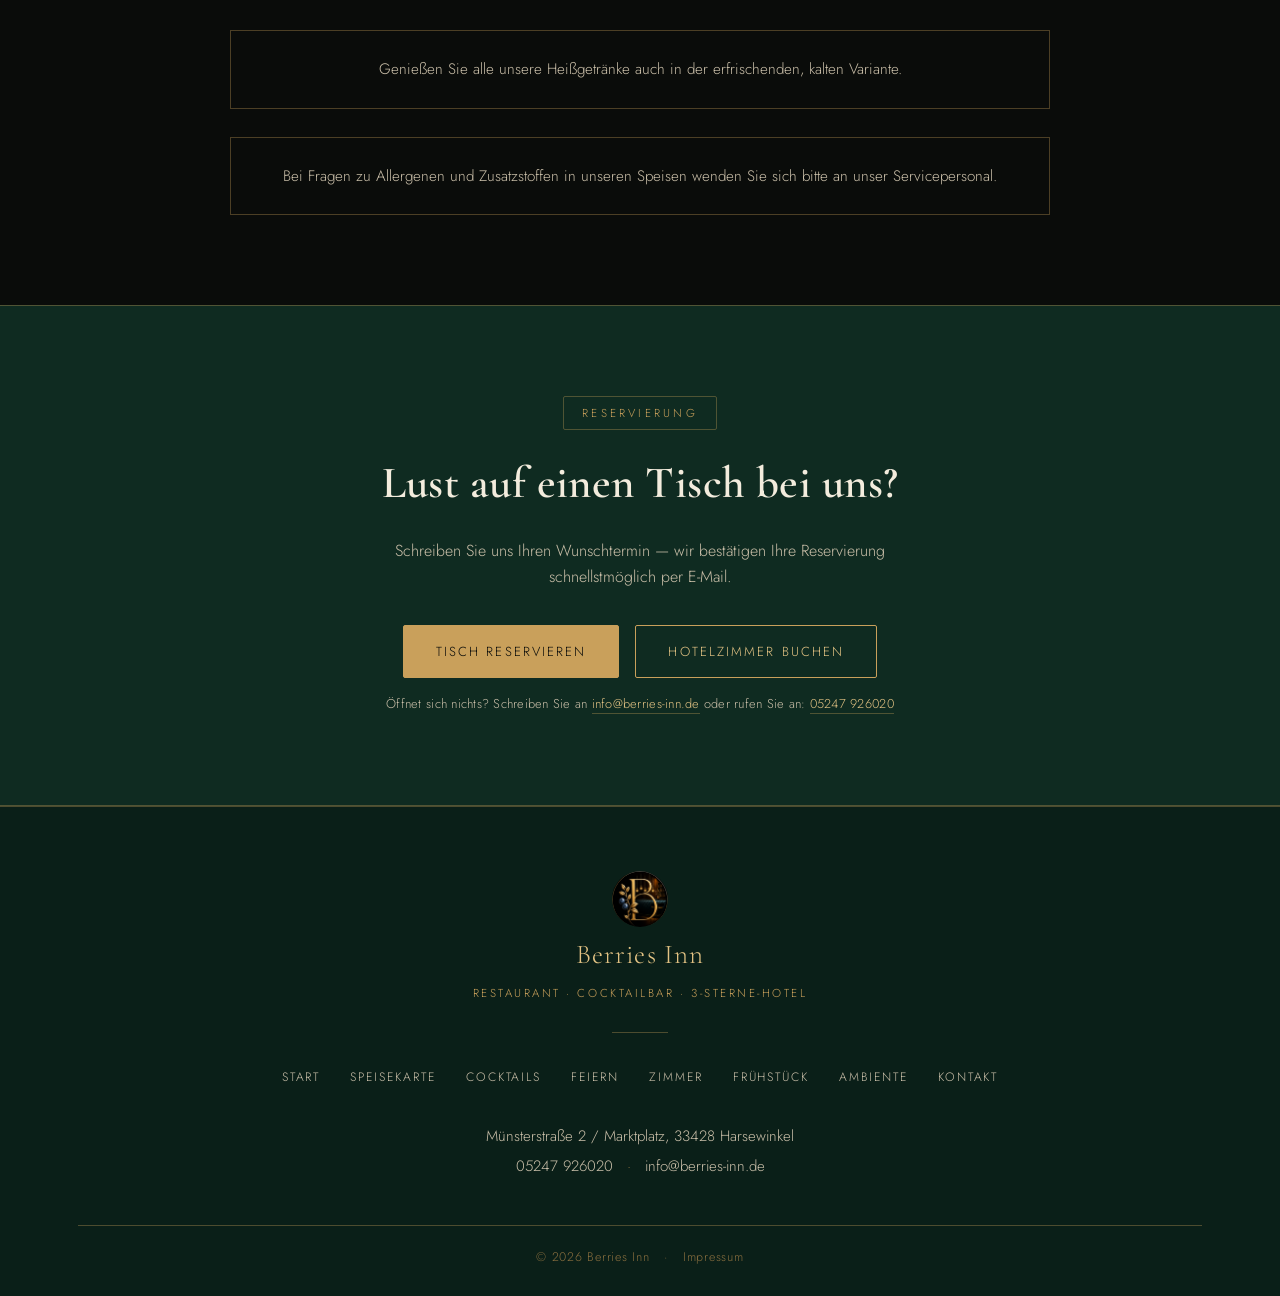
<file: speisekarte.html>
<!DOCTYPE html>
<html lang="de">
<head>
<meta charset="UTF-8">
<meta name="viewport" content="width=device-width, initial-scale=1.0">
<title>Speisekarte — Berries Inn Harsewinkel</title>
<meta name="description" content="Die Speisekarte des Berries Inn: Vorspeisen, Salate, Hauptspeisen, Beilagen und Getränke — mediterrane Küche in Harsewinkel.">
<link rel="icon" href="assets/img/logo.png">
<link rel="stylesheet" href="assets/style.css">
</head>
<body>

<header class="site-header scrolled">
  <nav class="nav">
    <a href="index.html" class="nav-brand">
      <img src="assets/img/logo.png" alt="Berries Inn Logo">
      Berries Inn
    </a>
    <button class="nav-toggle" aria-label="Menü öffnen" aria-expanded="false">&#9776;</button>
    <ul class="nav-links">
      <li><a href="index.html">Start</a></li>
      <li><a href="speisekarte.html" class="active">Speisekarte</a></li>
      <li><a href="cocktails.html">Cocktails</a></li>
      <li><a href="feiern.html">Feiern</a></li>
      <li><a href="zimmer.html">Zimmer</a></li>
      <li><a href="fruehstueck.html">Frühstück</a></li>
      <li><a href="ambiente.html">Ambiente</a></li>
      <li><a href="kontakt.html">Kontakt</a></li>
      <li><a href="mailto:info@berries-inn.de?subject=Tischreservierung%20Berries%20Inn&amp;body=Guten%20Tag%2C%0A%0Aich%20m%C3%B6chte%20gerne%20einen%20Tisch%20reservieren%3A%0A%0ADatum%3A%20%0AUhrzeit%3A%20%0APersonenanzahl%3A%20%0A%0AMit%20freundlichen%20Gr%C3%BC%C3%9Fen" class="nav-cta">Tisch reservieren</a></li>
    </ul>
  </nav>
</header>

<main>

  <section class="menu-page-hero">
    <div class="wrap">
      <span class="eyebrow">Unsere Küche</span>
      <h1>Speisekarte</h1>
      <p>Mediterran inspiriert, frisch zubereitet — täglich ab 17 Uhr.</p>
    </div>
  </section>

  <nav class="menu-nav" aria-label="Sprung zu Menü-Abschnitten">
    <a href="#vorspeisen">Vorspeisen</a>
    <a href="#hauptspeisen">Hauptspeisen</a>
    <a href="#beilagen">Beilagen</a>
    <a href="#getraenke">Getränke</a>
    <a href="#warme-getraenke">Heißgetränke</a>
  </nav>

  <div class="wrap">

    <section id="vorspeisen" class="menu-group reveal">
      <h2>Vorspeisen</h2>

      <div class="menu-sub">
        <div class="menu-box"><span>Spezialitäten</span></div>

        <div class="menu-item-row">
          <div class="menu-item-top">
            <span class="menu-item-name">Edamame</span>
            <span class="menu-item-price">6,00 €</span>
          </div>
          <span class="menu-item-desc">Gedämpfte Babysojabohnen, wahlweise klassisch mit grobem Meersalz oder Spicy Teriyaki</span>
        </div>
        <div class="menu-item-row">
          <div class="menu-item-top">
            <span class="menu-item-name">Rote Beete Carpaccio</span>
            <span class="menu-item-price">12,50 €</span>
          </div>
          <span class="menu-item-desc">Mit Ziegenkäse &amp; Walnüssen, verfeinert mit Honig</span>
        </div>
        <div class="menu-item-row">
          <div class="menu-item-top">
            <span class="menu-item-name">Garnelen</span>
            <span class="menu-item-price">14,00 €</span>
          </div>
          <span class="menu-item-desc">Geschwenkt in Knoblauch, Chilli &amp; Olivenöl</span>
        </div>
        <div class="menu-item-row">
          <div class="menu-item-top">
            <span class="menu-item-name">Cremige Burrata</span>
            <span class="menu-item-price">14,00 €</span>
          </div>
          <span class="menu-item-desc">Auf gegrilltem Pfirsich, Pistazien und Olivenöl</span>
        </div>
        <div class="menu-item-row">
          <div class="menu-item-top">
            <span class="menu-item-name">Vitello Tonato</span>
            <span class="menu-item-price">15,50 €</span>
          </div>
          <span class="menu-item-desc">Mit cremiger Thunfischsauce &amp; Kapern</span>
        </div>
        <div class="menu-item-row">
          <div class="menu-item-top">
            <span class="menu-item-name">Käseplatte</span>
            <span class="menu-item-price">17,50 €</span>
          </div>
          <span class="menu-item-desc">Diverse Käsesorten mit Honig und Oliven</span>
        </div>
        <div class="menu-item-row">
          <div class="menu-item-top">
            <span class="menu-item-name">Rindercarpaccio</span>
            <span class="menu-item-price">18,00 €</span>
          </div>
          <span class="menu-item-desc">Mit Rucola, Parmesan &amp; gerösteten Pinienkernen, abgerundet durch Trüffelcreme &amp; Olivenöl</span>
        </div>
      </div>

      <div class="menu-sub">
        <div class="menu-box"><span>Salate</span></div>

        <div class="menu-item-row">
          <div class="menu-item-top">
            <span class="menu-item-name">Caesar Salat</span>
            <span class="menu-item-price">18,50 €</span>
          </div>
          <span class="menu-item-desc">Römersalat mit Parmesandressing, Maishähnchenbrust, Kirschtomaten &amp; Croûtons</span>
        </div>
        <div class="menu-item-row">
          <div class="menu-item-top">
            <span class="menu-item-name">Berries Haussalat</span>
            <span class="menu-item-price">10,00 €</span>
          </div>
          <span class="menu-item-desc">Gemischte Blattsalate mit Gurke, Tomate, Paprika, roten Zwiebeln, saisonalen Beeren + Granatapfel, Croûtons &amp; Walnüssen</span>
        </div>
      </div>

      <div class="menu-sub">
        <div class="menu-box"><span>Auf Wunsch zum Salat</span></div>
        <div class="menu-item"><span class="menu-item-name">Kandierter Ziegenkäse</span><span class="menu-item-price">6,00 €</span></div>
        <div class="menu-item"><span class="menu-item-name">Maishähnchenbrust</span><span class="menu-item-price">7,00 €</span></div>
        <div class="menu-item"><span class="menu-item-name">Rinderfiletstreifen</span><span class="menu-item-price">8,00 €</span></div>
        <div class="menu-item"><span class="menu-item-name">Black Tiger Garnelen</span><span class="menu-item-price">9,00 €</span></div>
      </div>
    </section>

    <section id="hauptspeisen" class="menu-group reveal">
      <h2>Hauptspeisen</h2>

      <div class="menu-sub">
        <div class="menu-box"><span>Fleisch und Fisch</span></div>

        <div class="menu-item-row">
          <div class="menu-item-top">
            <span class="menu-item-name">Schweineschnitzel</span>
            <span class="menu-item-price">21,00 €</span>
          </div>
          <span class="menu-item-desc">Steakhouse-Pommes, Preiselbeeren, Gurkensalat &amp; Zitronenspalte</span>
        </div>
        <div class="menu-item-row">
          <div class="menu-item-top">
            <span class="menu-item-name">Maishähnchenbrust</span>
            <span class="menu-item-price">24,00 €</span>
          </div>
          <span class="menu-item-desc">Mit cremigem Sellerie-Kartoffelpüree &amp; Jus, dazu Ofengemüse</span>
        </div>
        <div class="menu-item-row">
          <div class="menu-item-top">
            <span class="menu-item-name">Wiener Schnitzel</span>
            <span class="menu-item-price">27,00 €</span>
          </div>
          <span class="menu-item-desc">Steakhouse-Pommes, Preiselbeeren, Gurkensalat &amp; Zitronenspalte</span>
        </div>
        <div class="menu-item-row">
          <div class="menu-item-top">
            <span class="menu-item-name">Teriyaki-glasiertes Lachsfilet</span>
            <span class="menu-item-price">24,00 €</span>
          </div>
          <span class="menu-item-desc">Auf cremigem Sellerie-Kartoffelpüree, dazu Ofengemüse</span>
        </div>
        <div class="menu-item-row">
          <div class="menu-item-top">
            <span class="menu-item-name">Rinderfilet <small>200g oder 400g</small></span>
            <span class="menu-item-price">32,00 € / 57,00 €</span>
          </div>
          <span class="menu-item-desc">Sous-vide gegart, mit cremigem Sellerie-Kartoffelpüree &amp; Jus, dazu Ofengemüse</span>
        </div>
      </div>

      <div class="menu-sub">
        <div class="menu-box"><span>Vegetarisch</span></div>

        <div class="menu-item-row">
          <div class="menu-item-top">
            <span class="menu-item-name">Frische Ravioli</span>
            <span class="menu-item-price">18,00 €</span>
          </div>
          <span class="menu-item-desc">Gefüllt mit Ricotta &amp; Feigen in Zitronen-Salbeibutter</span>
        </div>
        <div class="menu-item-row">
          <div class="menu-item-top">
            <span class="menu-item-name">Blumenkohl-Steak</span>
            <span class="menu-item-price">19,00 €</span>
          </div>
          <span class="menu-item-desc">Mit Sellerie-Kartoffelpüree, Tahini-Joghurtsoße &amp; Granatapfel</span>
        </div>
        <div class="menu-item-row">
          <div class="menu-item-top">
            <span class="menu-item-name">Trüffel Tagliatelle</span>
            <span class="menu-item-price">23,00 €</span>
          </div>
          <span class="menu-item-desc">Mit Trüffelsahnesoße, Rucola &amp; Parmesan</span>
        </div>
      </div>

      <div class="menu-note">
        <strong>Dessert des Hauses</strong>
        Täglich wechselnd — lassen Sie sich überraschen! Unser Service informiert Sie gerne über das heutige Dessert.
      </div>
    </section>

    <section id="beilagen" class="menu-group reveal">
      <h2>Beilagen</h2>
      <div class="menu-sub">
        <div class="menu-item"><span class="menu-item-name">Steakhouse-Pommes</span><span class="menu-item-price">4,00 €</span></div>
        <div class="menu-item"><span class="menu-item-name">Coleslaw</span><span class="menu-item-price">4,50 €</span></div>
        <div class="menu-item"><span class="menu-item-name">Gurkensalat</span><span class="menu-item-price">4,50 €</span></div>
        <div class="menu-item"><span class="menu-item-name">Sellerie-Kartoffelpüree mit Jus</span><span class="menu-item-price">6,50 €</span></div>
      </div>
    </section>

    <section id="getraenke" class="menu-group reveal">
      <h2>Getränke</h2>

      <div class="menu-sub">
        <div class="menu-box"><span>Alkoholfrei</span></div>
        <div class="menu-item"><span class="menu-item-name">Acqua Morelli Naturale <small>0,25l / 0,75l</small></span><span class="menu-item-price">2,50 € / 7,00 €</span></div>
        <div class="menu-item"><span class="menu-item-name">Acqua Morelli Frizzante <small>0,25l / 0,75l</small></span><span class="menu-item-price">2,50 € / 7,00 €</span></div>
        <div class="menu-item"><span class="menu-item-name">Emsgold <small>0,3l</small></span><span class="menu-item-price">3,00 €</span></div>
        <div class="menu-item-row">
          <div class="menu-item-top">
            <span class="menu-item-name">Schweppes <small>0,2l</small></span>
            <span class="menu-item-price">3,50 €</span>
          </div>
          <span class="menu-item-desc">Ginger Ale, Bitter Lemon, Tonic Wasser</span>
        </div>
        <div class="menu-item"><span class="menu-item-name">Cola <small>0,3l</small></span><span class="menu-item-price">3,50 €</span></div>
        <div class="menu-item"><span class="menu-item-name">Cola Zero <small>0,3l</small></span><span class="menu-item-price">3,50 €</span></div>
        <div class="menu-item"><span class="menu-item-name">Fanta <small>0,3l</small></span><span class="menu-item-price">3,50 €</span></div>
        <div class="menu-item"><span class="menu-item-name">Sprite <small>0,3l</small></span><span class="menu-item-price">3,50 €</span></div>
        <div class="menu-item-row">
          <div class="menu-item-top">
            <span class="menu-item-name">Säfte <small>0,2l</small></span>
            <span class="menu-item-price">3,50 €</span>
          </div>
          <span class="menu-item-desc">Cranberry, Ananas, Kirsche, Orange, Maracuja, Apfel und Banane</span>
        </div>
        <div class="menu-item-row">
          <div class="menu-item-top">
            <span class="menu-item-name">Schorlen <small>0,3l</small></span>
            <span class="menu-item-price">3,50 €</span>
          </div>
          <span class="menu-item-desc">Cranberry, Ananas, Kirsche, Orange, Maracuja, Apfel und Banane</span>
        </div>
        <div class="menu-item-row">
          <div class="menu-item-top">
            <span class="menu-item-name">Red Bull <small>0,25l</small></span>
            <span class="menu-item-price">3,50 €</span>
          </div>
          <span class="menu-item-desc">Diverse Sorten</span>
        </div>
        <div class="menu-item-row">
          <div class="menu-item-top">
            <span class="menu-item-name">Rauch Eistee <small>0,3l</small></span>
            <span class="menu-item-price">3,50 €</span>
          </div>
          <span class="menu-item-desc">Pfirsich und Zitrone</span>
        </div>
        <div class="menu-item"><span class="menu-item-name">KiBa <small>0,3l</small></span><span class="menu-item-price">4,50 €</span></div>
        <div class="menu-item-row">
          <div class="menu-item-top">
            <span class="menu-item-name">Kefir Drink <small>0,3l</small></span>
            <span class="menu-item-price">4,50 €</span>
          </div>
          <span class="menu-item-desc">Mit verschiedenen Säften: Cranberry, Ananas, Kirsche, Orange, Maracuja, Apfel und Banane</span>
        </div>
      </div>

      <div class="menu-sub">
        <div class="menu-box"><span>Berries Infused Hauswasser</span></div>
        <div class="menu-item"><span class="menu-item-name">Berries Hauswasser still <small>0,5l / 1l</small></span><span class="menu-item-price">3,00 € / 5,50 €</span></div>
        <div class="menu-item"><span class="menu-item-name">Berries Hauswasser sprudel <small>0,5l / 1l</small></span><span class="menu-item-price">3,00 € / 5,50 €</span></div>
        <div class="menu-item-row">
          <div class="menu-item-top">
            <span class="menu-item-name">Individuell nach Kundenwunsch <small>bis zu 3 Zutaten</small></span>
            <span class="menu-item-price">+ 1,00 €</span>
          </div>
          <span class="menu-item-desc">Zutaten: Johannisbeere, Rosmarin, Limette, Gurke, Zitrone, Orange, Ingwer, Minze</span>
        </div>
      </div>

      <div class="menu-sub">
        <div class="menu-box"><span>Bier vom Fass</span></div>
        <div class="menu-item"><span class="menu-item-name">Krombacher Pils <small>0,3l / 0,5l</small></span><span class="menu-item-price">3,60 € / 5,80 €</span></div>
        <div class="menu-item"><span class="menu-item-name">Veltins Pils <small>0,3l / 0,5l</small></span><span class="menu-item-price">3,60 € / 5,80 €</span></div>
        <div class="menu-item"><span class="menu-item-name">Starnberger Hell <small>0,3l / 0,5l</small></span><span class="menu-item-price">3,60 € / 5,80 €</span></div>
        <div class="menu-item"><span class="menu-item-name">Grevensteiner Landbier <small>0,3l / 0,5l</small></span><span class="menu-item-price">3,60 € / 5,80 €</span></div>
        <div class="menu-item"><span class="menu-item-name">Aktien Landbier Dunkel <small>0,3l / 0,5l</small></span><span class="menu-item-price">3,60 € / 5,80 €</span></div>
        <div class="menu-item"><span class="menu-item-name">Gösser Naturradler <small>0,3l / 0,5l</small></span><span class="menu-item-price">3,60 € / 5,80 €</span></div>
      </div>

      <div class="menu-sub">
        <div class="menu-box"><span>Flaschenbiere</span></div>
        <div class="menu-item"><span class="menu-item-name">Heineken <small>0,25l</small></span><span class="menu-item-price">3,50 €</span></div>
        <div class="menu-item"><span class="menu-item-name">Krombacher Pils alkoholfrei <small>0,3l</small></span><span class="menu-item-price">4,00 €</span></div>
        <div class="menu-item"><span class="menu-item-name">Gösser Naturradler alkoholfrei <small>0,3l</small></span><span class="menu-item-price">4,00 €</span></div>
        <div class="menu-item"><span class="menu-item-name">Frankenheim Alt Schuss <small>0,3l</small></span><span class="menu-item-price">4,50 €</span></div>
        <div class="menu-item"><span class="menu-item-name">Maisel's Weizenbier original <small>0,5l</small></span><span class="menu-item-price">5,50 €</span></div>
        <div class="menu-item"><span class="menu-item-name">Maisel's Weizenbier alkoholfrei <small>0,5l</small></span><span class="menu-item-price">5,50 €</span></div>
        <div class="menu-item"><span class="menu-item-name">Maisel's Weizenbier dunkel <small>0,5l</small></span><span class="menu-item-price">5,50 €</span></div>
        <div class="menu-item"><span class="menu-item-name">Bananenweizen <small>0,5l</small></span><span class="menu-item-price">6,00 €</span></div>
      </div>

      <div class="menu-sub">
        <div class="menu-box"><span>Aperitif</span></div>
        <div class="menu-item"><span class="menu-item-name">Haussekt <small>0,15l</small></span><span class="menu-item-price">4,50 €</span></div>
        <div class="menu-item"><span class="menu-item-name">Mimosa <small>0,15l</small></span><span class="menu-item-price">5,00 €</span></div>
        <div class="menu-item"><span class="menu-item-name">Scavi &amp; Ray Hugo <small>0,2l</small></span><span class="menu-item-price">6,50 €</span></div>
        <div class="menu-item"><span class="menu-item-name">Scavi &amp; Ray Prosecco <small>0,2l</small></span><span class="menu-item-price">6,50 €</span></div>
        <div class="menu-item"><span class="menu-item-name">Aperol Spritz</span><span class="menu-item-price">7,50 €</span></div>
        <div class="menu-item"><span class="menu-item-name">Limoncello Spritz</span><span class="menu-item-price">7,50 €</span></div>
        <div class="menu-item"><span class="menu-item-name">Lillet Wildberry</span><span class="menu-item-price">7,50 €</span></div>
        <div class="menu-item"><span class="menu-item-name">Lillet Wildberry Rosé</span><span class="menu-item-price">7,50 €</span></div>
        <div class="menu-item"><span class="menu-item-name">Lillet Wildberry Rouge</span><span class="menu-item-price">7,50 €</span></div>
        <div class="menu-item"><span class="menu-item-name">Sarti Spritz</span><span class="menu-item-price">7,50 €</span></div>
      </div>

      <div class="menu-sub">
        <div class="menu-box"><span>Spirituosen &amp; Liköre</span></div>
        <div class="menu-item"><span class="menu-item-name">Vodka Three Sixty <small>2cl</small></span><span class="menu-item-price">3,00 €</span></div>
        <div class="menu-item"><span class="menu-item-name">Tequila <small>2cl</small></span><span class="menu-item-price">3,00 €</span></div>
        <div class="menu-item"><span class="menu-item-name">Ouzo <small>2cl</small></span><span class="menu-item-price">3,00 €</span></div>
        <div class="menu-item"><span class="menu-item-name">Jägermeister <small>2cl</small></span><span class="menu-item-price">3,00 €</span></div>
        <div class="menu-item"><span class="menu-item-name">Prinz Hausschnaps <small>2cl</small></span><span class="menu-item-price">3,00 €</span></div>
        <div class="menu-item"><span class="menu-item-name">Limoncello <small>2cl</small></span><span class="menu-item-price">3,00 €</span></div>
        <div class="menu-item"><span class="menu-item-name">Kirsche <small>2cl</small></span><span class="menu-item-price">3,00 €</span></div>
        <div class="menu-item"><span class="menu-item-name">Ramazzotti <small>2cl</small></span><span class="menu-item-price">3,50 €</span></div>
        <div class="menu-item"><span class="menu-item-name">Sambuca <small>2cl</small></span><span class="menu-item-price">3,50 €</span></div>
        <div class="menu-item"><span class="menu-item-name">Licor 43 <small>2cl</small></span><span class="menu-item-price">3,50 €</span></div>
        <div class="menu-item"><span class="menu-item-name">Baileys <small>2cl</small></span><span class="menu-item-price">3,50 €</span></div>
        <div class="menu-item"><span class="menu-item-name">Jack Daniel's <small>2cl</small></span><span class="menu-item-price">3,50 €</span></div>
        <div class="menu-item"><span class="menu-item-name">Grappa <small>2cl</small></span><span class="menu-item-price">4,00 €</span></div>
        <div class="menu-item"><span class="menu-item-name">Calvados <small>2cl</small></span><span class="menu-item-price">5,00 €</span></div>
      </div>
    </section>

    <section id="warme-getraenke" class="menu-group reveal">
      <h2>Heiß- und Kaltgetränke</h2>
      <div class="menu-sub">
        <div class="menu-item"><span class="menu-item-name">Babyccino</span><span class="menu-item-price">1,50 €</span></div>
        <div class="menu-item"><span class="menu-item-name">Espresso</span><span class="menu-item-price">3,00 €</span></div>
        <div class="menu-item"><span class="menu-item-name">Filterkaffee</span><span class="menu-item-price">3,00 €</span></div>
        <div class="menu-item"><span class="menu-item-name">Tee <small>verschiedene Sorten</small></span><span class="menu-item-price">3,00 €</span></div>
        <div class="menu-item"><span class="menu-item-name">Espresso macchiato</span><span class="menu-item-price">3,30 €</span></div>
        <div class="menu-item"><span class="menu-item-name">Kaffee Crema</span><span class="menu-item-price">3,50 €</span></div>
        <div class="menu-item"><span class="menu-item-name">Cappuccino</span><span class="menu-item-price">4,00 €</span></div>
        <div class="menu-item"><span class="menu-item-name">Flat White</span><span class="menu-item-price">4,50 €</span></div>
        <div class="menu-item"><span class="menu-item-name">Americano</span><span class="menu-item-price">4,50 €</span></div>
        <div class="menu-item"><span class="menu-item-name">Espresso doppio</span><span class="menu-item-price">4,50 €</span></div>
        <div class="menu-item"><span class="menu-item-name">Latte macchiato</span><span class="menu-item-price">5,00 €</span></div>
        <div class="menu-item-row">
          <div class="menu-item-top">
            <span class="menu-item-name">Espresso corretto</span>
            <span class="menu-item-price">5,00 €</span>
          </div>
          <span class="menu-item-desc">Wahlweise mit Baileys, Ramazotti oder Grappa</span>
        </div>
        <div class="menu-item"><span class="menu-item-name">Cappuccino Brûlée</span><span class="menu-item-price">5,00 €</span></div>
        <div class="menu-item"><span class="menu-item-name">Affogato</span><span class="menu-item-price">5,50 €</span></div>
        <div class="menu-item"><span class="menu-item-name">Eiskaffee</span><span class="menu-item-price">6,50 €</span></div>
      </div>

      <div class="menu-sub">
        <div class="menu-box"><span>Auf Wunsch mit</span></div>
        <div class="menu-item"><span class="menu-item-name">Schokoladensirup</span><span class="menu-item-price">0,50 €</span></div>
        <div class="menu-item"><span class="menu-item-name">Karamellsirup</span><span class="menu-item-price">0,50 €</span></div>
        <div class="menu-item"><span class="menu-item-name">Vanillesirup</span><span class="menu-item-price">0,50 €</span></div>
        <div class="menu-item-row">
          <div class="menu-item-top">
            <span class="menu-item-name">Milchalternativen</span>
            <span class="menu-item-price">0,80 €</span>
          </div>
          <span class="menu-item-desc">Wahlweise: Mandel, Kokos oder Hafer</span>
        </div>
      </div>

      <div class="menu-note" style="margin-bottom:28px;">
        Genießen Sie alle unsere Heißgetränke auch in der erfrischenden, kalten Variante.
      </div>
      <div class="menu-note" style="margin-bottom:80px;">
        Bei Fragen zu Allergenen und Zusatzstoffen in unseren Speisen wenden Sie sich bitte an unser Servicepersonal.
      </div>
    </section>

  </div>

  <section class="cta-band">
    <div class="wrap reveal">
      <span class="eyebrow">Reservierung</span>
      <h2>Lust auf einen Tisch bei uns?</h2>
      <p>Schreiben Sie uns Ihren Wunschtermin — wir bestätigen Ihre Reservierung schnellstmöglich per E-Mail.</p>
      <div class="btn-row">
        <a href="mailto:info@berries-inn.de?subject=Tischreservierung%20Berries%20Inn&amp;body=Guten%20Tag%2C%0A%0Aich%20m%C3%B6chte%20gerne%20einen%20Tisch%20reservieren%3A%0A%0ADatum%3A%20%0AUhrzeit%3A%20%0APersonenanzahl%3A%20%0A%0AMit%20freundlichen%20Gr%C3%BC%C3%9Fen" class="btn btn-solid">Tisch reservieren</a>
        <a href="mailto:info@berries-inn.de?subject=Hotelzimmer%20Reservierung%20Berries%20Inn&amp;body=Guten%20Tag%2C%0A%0Aich%20m%C3%B6chte%20gerne%20ein%20Hotelzimmer%20reservieren%3A%0A%0AAnreisedatum%3A%20%0AAbreisedatum%3A%20%0AZimmerart%20%28Einzelzimmer%20%2F%20Doppelzimmer%20%2F%20Suite%29%3A%20%0APersonenanzahl%3A%20%0AName%3A%20%0ATelefonnummer%3A%20%0A%0AMit%20freundlichen%20Gr%C3%BC%C3%9Fen" class="btn btn-ghost">Hotelzimmer buchen</a>
      </div>
      <span class="btn-fallback-note">Öffnet sich nichts? Schreiben Sie an <a href="mailto:info@berries-inn.de">info@berries-inn.de</a> oder rufen Sie an: <a href="tel:+495247926020">05247 926020</a></span>
    </div>
  </section>

</main>

<footer class="site-footer">
  <div class="wrap">
    <div class="footer-brand">
      <img src="assets/img/logo.png" alt="Berries Inn Logo">
      <span class="name">Berries Inn</span>
    </div>
    <p class="footer-tagline"><span>Restaurant</span> &middot; <span>Cocktailbar</span> &middot; <span>3-Sterne-Hotel</span></p>
    <hr class="footer-rule">
    <ul class="footer-nav">
      <li><a href="index.html">Start</a></li>
      <li><a href="speisekarte.html">Speisekarte</a></li>
      <li><a href="cocktails.html">Cocktails</a></li>
      <li><a href="feiern.html">Feiern</a></li>
      <li><a href="zimmer.html">Zimmer</a></li>
      <li><a href="fruehstueck.html">Frühstück</a></li>
      <li><a href="ambiente.html">Ambiente</a></li>
      <li><a href="kontakt.html">Kontakt</a></li>
    </ul>
    <address class="footer-contact">
      <span class="line">Münsterstraße 2 / Marktplatz, 33428 Harsewinkel</span>
      <span class="line contact-links"><a href="tel:+495247926020">05247 926020</a><span class="sep">&middot;</span><a href="mailto:info@berries-inn.de">info@berries-inn.de</a></span>
    </address>
    <div class="footer-bottom">&copy; 2026 Berries Inn <span class="sep">&middot;</span> <a href="impressum.html">Impressum</a></div>
  </div>
</footer>

<script src="assets/script.js"></script>
</body>
</html>
</file>
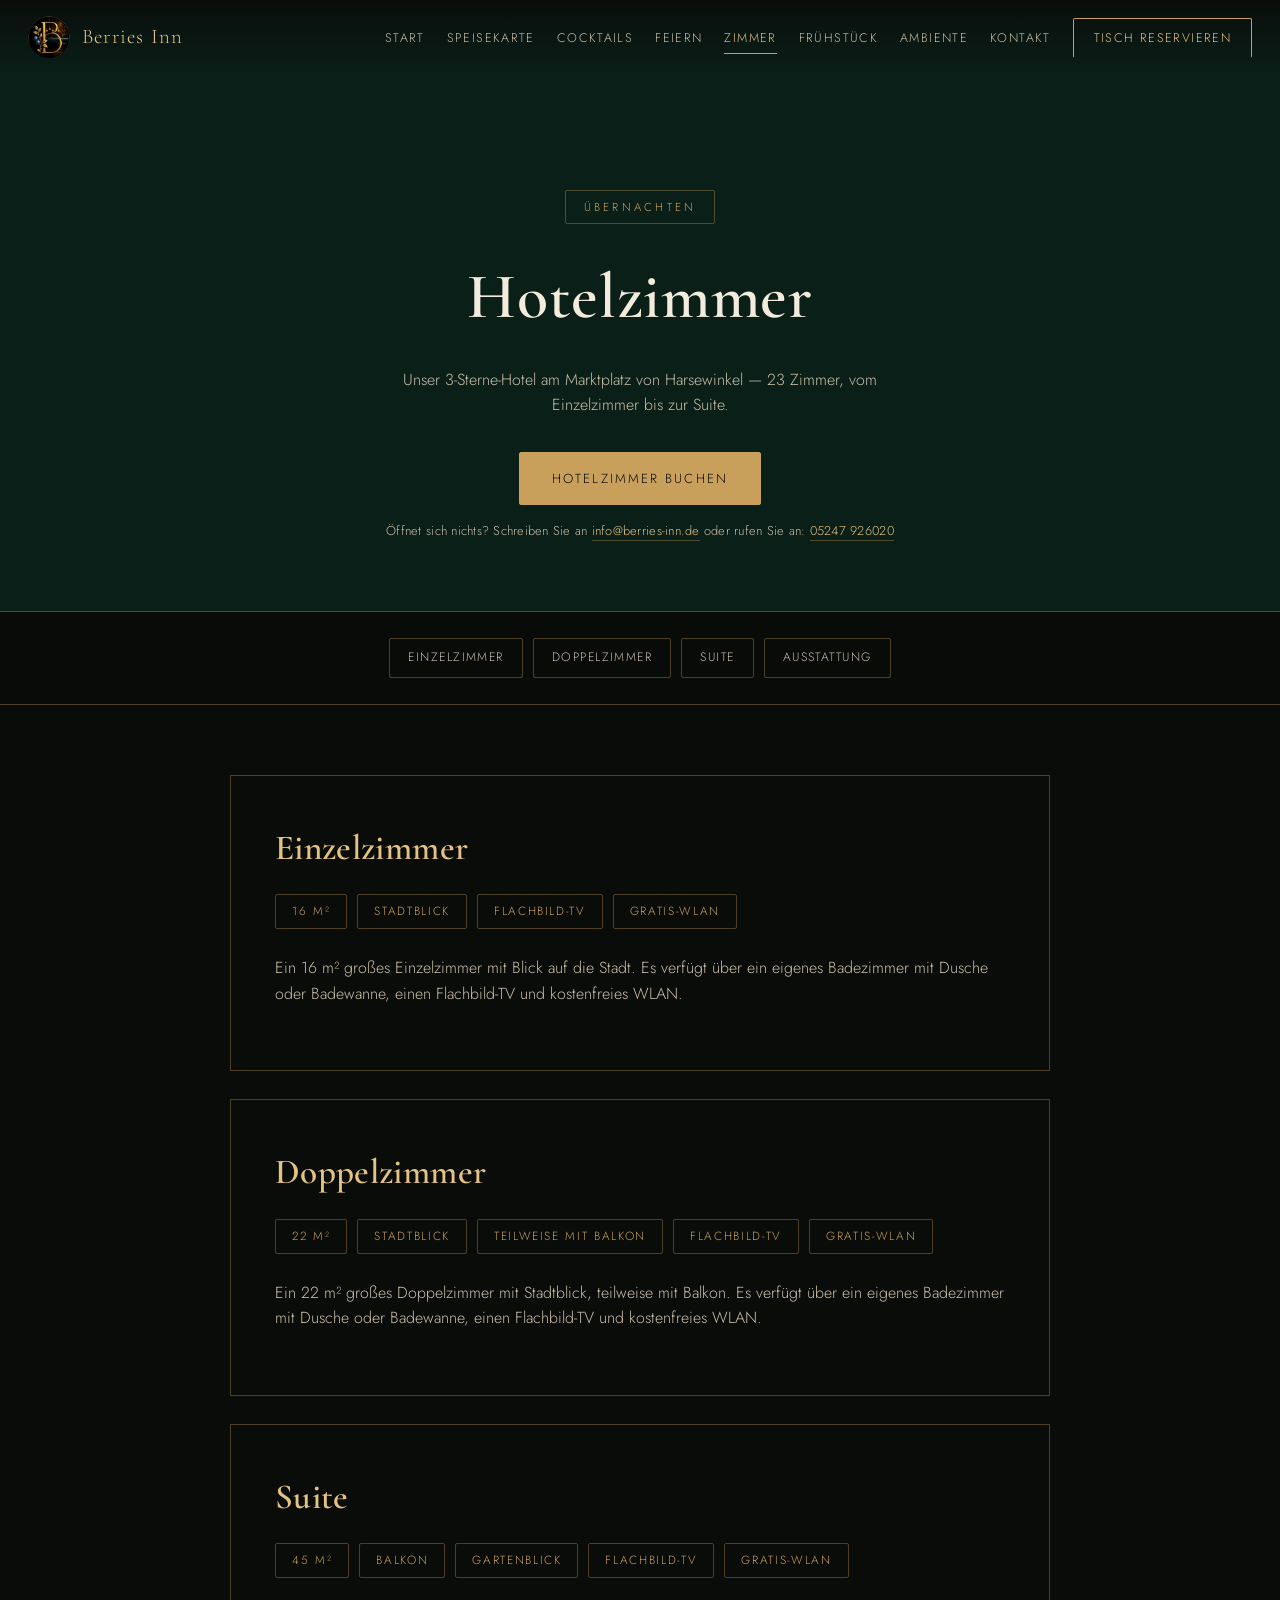
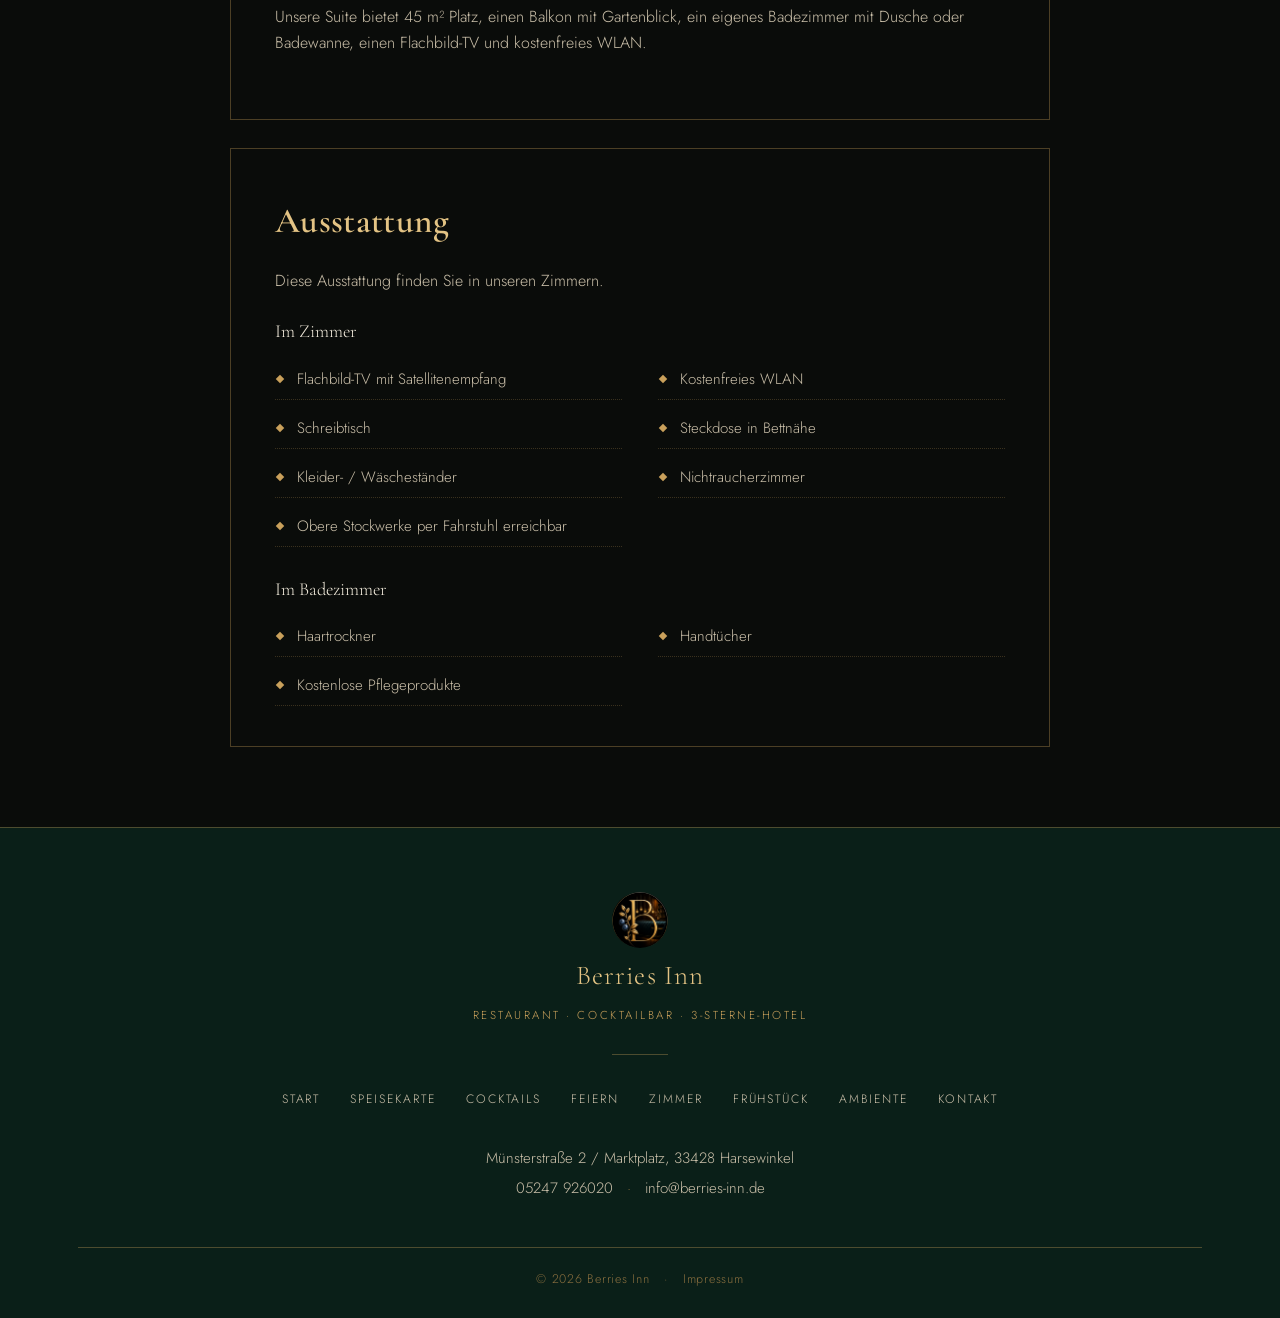
<file: zimmer.html>
<!DOCTYPE html>
<html lang="de">
<head>
<meta charset="UTF-8">
<meta name="viewport" content="width=device-width, initial-scale=1.0">
<title>Hotelzimmer — Berries Inn Harsewinkel</title>
<meta name="description" content="Hotelzimmer im Berries Inn in Harsewinkel: Einzelzimmer, Doppelzimmer und Suite. Zimmer per E-Mail anfragen.">
<link rel="icon" href="assets/img/logo.png">
<link rel="stylesheet" href="assets/style.css">
</head>
<body>

<header class="site-header scrolled">
  <nav class="nav">
    <a href="index.html" class="nav-brand">
      <img src="assets/img/logo.png" alt="Berries Inn Logo">
      Berries Inn
    </a>
    <button class="nav-toggle" aria-label="Menü öffnen" aria-expanded="false">&#9776;</button>
    <ul class="nav-links">
      <li><a href="index.html">Start</a></li>
      <li><a href="speisekarte.html">Speisekarte</a></li>
      <li><a href="cocktails.html">Cocktails</a></li>
      <li><a href="feiern.html">Feiern</a></li>
      <li><a href="zimmer.html" class="active">Zimmer</a></li>
      <li><a href="fruehstueck.html">Frühstück</a></li>
      <li><a href="ambiente.html">Ambiente</a></li>
      <li><a href="kontakt.html">Kontakt</a></li>
      <li><a href="mailto:info@berries-inn.de?subject=Tischreservierung%20Berries%20Inn&amp;body=Guten%20Tag%2C%0A%0Aich%20m%C3%B6chte%20gerne%20einen%20Tisch%20reservieren%3A%0A%0ADatum%3A%20%0AUhrzeit%3A%20%0APersonenanzahl%3A%20%0A%0AMit%20freundlichen%20Gr%C3%BC%C3%9Fen" class="nav-cta">Tisch reservieren</a></li>
    </ul>
  </nav>
</header>

<main>
  <section class="menu-page-hero">
    <div class="wrap">
      <span class="eyebrow">Übernachten</span>
      <h1>Hotelzimmer</h1>
      <p>Unser 3-Sterne-Hotel am Marktplatz von Harsewinkel — 23 Zimmer, vom Einzelzimmer bis zur Suite.</p>
      <div style="margin-top:34px;">
        <a href="mailto:info@berries-inn.de?subject=Hotelzimmer%20Reservierung%20Berries%20Inn&amp;body=Guten%20Tag%2C%0A%0Aich%20m%C3%B6chte%20gerne%20ein%20Hotelzimmer%20reservieren%3A%0A%0AAnreisedatum%3A%20%0AAbreisedatum%3A%20%0AZimmerart%20%28Einzelzimmer%20%2F%20Doppelzimmer%20%2F%20Suite%29%3A%20%0APersonenanzahl%3A%20%0AName%3A%20%0ATelefonnummer%3A%20%0A%0AMit%20freundlichen%20Gr%C3%BC%C3%9Fen" class="btn btn-solid">Hotelzimmer buchen</a>
      </div>
      <div style="margin-top:6px;"><span class="btn-fallback-note">Öffnet sich nichts? Schreiben Sie an <a href="mailto:info@berries-inn.de">info@berries-inn.de</a> oder rufen Sie an: <a href="tel:+495247926020">05247 926020</a></span></div>
    </div>
  </section>

  <nav class="menu-nav" aria-label="Sprung zu Zimmerarten">
    <a href="#einzelzimmer">Einzelzimmer</a>
    <a href="#doppelzimmer">Doppelzimmer</a>
    <a href="#suite">Suite</a>
    <a href="#ausstattung">Ausstattung</a>
  </nav>

  <div class="wrap" style="padding-top:70px;">

    <article class="room reveal" id="einzelzimmer">
      <h3>Einzelzimmer</h3>
      <ul class="facts"><li>16 m²</li><li>Stadtblick</li><li>Flachbild-TV</li><li>Gratis-WLAN</li></ul>
      <p>Ein 16 m² großes Einzelzimmer mit Blick auf die Stadt. Es verfügt über ein eigenes Badezimmer mit Dusche oder Badewanne, einen Flachbild-TV und kostenfreies WLAN.</p>
    </article>

    <article class="room reveal" id="doppelzimmer">
      <h3>Doppelzimmer</h3>
      <ul class="facts"><li>22 m²</li><li>Stadtblick</li><li>Teilweise mit Balkon</li><li>Flachbild-TV</li><li>Gratis-WLAN</li></ul>
      <p>Ein 22 m² großes Doppelzimmer mit Stadtblick, teilweise mit Balkon. Es verfügt über ein eigenes Badezimmer mit Dusche oder Badewanne, einen Flachbild-TV und kostenfreies WLAN.</p>
    </article>

    <article class="room reveal" id="suite">
      <h3>Suite</h3>
      <ul class="facts"><li>45 m²</li><li>Balkon</li><li>Gartenblick</li><li>Flachbild-TV</li><li>Gratis-WLAN</li></ul>
      <p>Unsere Suite bietet 45 m² Platz, einen Balkon mit Gartenblick, ein eigenes Badezimmer mit Dusche oder Badewanne, einen Flachbild-TV und kostenfreies WLAN.</p>
    </article>


    <section id="ausstattung" class="room reveal" style="margin-bottom:80px;">
      <h3>Ausstattung</h3>
      <p>Diese Ausstattung finden Sie in unseren Zimmern.</p>
      <div class="equip-title">Im Zimmer</div>
      <ul class="equip">
        <li>Flachbild-TV mit Satellitenempfang</li>
        <li>Kostenfreies WLAN</li>
        <li>Schreibtisch</li>
        <li>Steckdose in Bettnähe</li>
        <li>Kleider- / Wäscheständer</li>
        <li>Nichtraucherzimmer</li>
        <li>Obere Stockwerke per Fahrstuhl erreichbar</li>
      </ul>
      <div class="equip-title" style="margin-top:28px;">Im Badezimmer</div>
      <ul class="equip">
        <li>Haartrockner</li>
        <li>Handtücher</li>
        <li>Kostenlose Pflegeprodukte</li>
      </ul>
    </section>

  </div>


</main>

<footer class="site-footer">
  <div class="wrap">
    <div class="footer-brand">
      <img src="assets/img/logo.png" alt="Berries Inn Logo">
      <span class="name">Berries Inn</span>
    </div>
    <p class="footer-tagline"><span>Restaurant</span> &middot; <span>Cocktailbar</span> &middot; <span>3-Sterne-Hotel</span></p>
    <hr class="footer-rule">
    <ul class="footer-nav">
      <li><a href="index.html">Start</a></li>
      <li><a href="speisekarte.html">Speisekarte</a></li>
      <li><a href="cocktails.html">Cocktails</a></li>
      <li><a href="feiern.html">Feiern</a></li>
      <li><a href="zimmer.html">Zimmer</a></li>
      <li><a href="fruehstueck.html">Frühstück</a></li>
      <li><a href="ambiente.html">Ambiente</a></li>
      <li><a href="kontakt.html">Kontakt</a></li>
    </ul>
    <address class="footer-contact">
      <span class="line">Münsterstraße 2 / Marktplatz, 33428 Harsewinkel</span>
      <span class="line contact-links"><a href="tel:+495247926020">05247 926020</a><span class="sep">&middot;</span><a href="mailto:info@berries-inn.de">info@berries-inn.de</a></span>
    </address>
    <div class="footer-bottom">&copy; 2026 Berries Inn <span class="sep">&middot;</span> <a href="impressum.html">Impressum</a></div>
  </div>
</footer>

<script src="assets/script.js"></script>
</body>
</html>
</file>
<file: assets/style.css>
/* ===========================================================
   Berries Inn — Restaurant & Cocktailbar
   =========================================================== */

@import url('https://fonts.googleapis.com/css2?family=Cormorant+Garamond:ital,wght@0,400;0,500;0,600;0,700;1,500&family=Jost:wght@300;400;500;600&display=swap');

:root{
  --black:        #0a0c0a;
  --forest:       #0f2b21;
  --forest-deep:  #0a1f18;
  --forest-line:  #1e4a37;
  --gold:         #c9a05b;
  --gold-light:   #e3c384;
  --gold-dim:     #8a6f3f;
  --cream:        #f3ecdd;
  --cream-dim:    #cabfa9;
  --line:         rgba(201,160,91,0.35);

  --font-display: 'Cormorant Garamond', serif;
  --font-body:    'Jost', sans-serif;

  --max-w: 1180px;
}

*, *::before, *::after{ box-sizing: border-box; }

html{ scroll-behavior: smooth; }

body{
  margin: 0;
  background: var(--black);
  color: var(--cream);
  font-family: var(--font-body);
  font-weight: 300;
  line-height: 1.6;
  -webkit-font-smoothing: antialiased;
}

img{ max-width: 100%; display: block; }

a{ color: inherit; text-decoration: none; }

@media (prefers-reduced-motion: reduce){
  html{ scroll-behavior: auto; }
  *{ animation-duration: 0.001ms !important; transition-duration: 0.001ms !important; }
}

:focus-visible{
  outline: 2px solid var(--gold-light);
  outline-offset: 3px;
}

.wrap{
  max-width: var(--max-w);
  margin: 0 auto;
  padding: 0 28px;
}

h1,h2,h3,h4{
  font-family: var(--font-display);
  font-weight: 600;
  margin: 0;
  color: var(--cream);
  letter-spacing: 0.01em;
}

.eyebrow{
  display: inline-block;
  font-family: var(--font-body);
  font-size: 0.72rem;
  letter-spacing: 0.28em;
  text-transform: uppercase;
  color: var(--gold);
  border: 1px solid var(--line);
  padding: 7px 18px;
  border-radius: 2px;
}

/* Section boxed-label — echoes the printed menu's section headers */
.menu-box{
  border: 1px solid var(--line);
  text-align: center;
  padding: 9px 10px;
  margin: 0 auto 30px;
  max-width: 420px;
}
.menu-box span{
  font-family: var(--font-display);
  font-size: 1.15rem;
  letter-spacing: 0.12em;
  text-transform: uppercase;
  color: var(--gold-light);
}

/* ---------- Header / Nav ---------- */
.site-header{
  position: fixed;
  top: 0; left: 0; right: 0;
  z-index: 100;
  background: linear-gradient(to bottom, rgba(10,12,10,0.92), rgba(10,12,10,0));
  transition: background 0.4s ease, box-shadow 0.4s ease;
}
.site-header.scrolled{
  background: rgba(9,11,9,0.94);
  backdrop-filter: blur(6px);
  box-shadow: 0 1px 0 var(--line);
}
.nav{
  display: flex;
  align-items: center;
  justify-content: space-between;
  padding: 16px 28px;
  max-width: 1360px;
  margin: 0 auto;
  gap: 24px;
}
.nav-brand{
  display: flex;
  align-items: center;
  gap: 12px;
  font-family: var(--font-display);
  font-size: 1.3rem;
  letter-spacing: 0.06em;
  color: var(--gold-light);
  white-space: nowrap;
}
.nav-brand img{ height: 42px; width: 42px; border-radius: 50%; }
.nav-links{
  display: flex;
  align-items: center;
  gap: 22px;
  list-style: none;
  margin: 0; padding: 0;
}
.nav-links a{
  white-space: nowrap;
  font-size: 0.78rem;
  letter-spacing: 0.11em;
  text-transform: uppercase;
  color: var(--cream-dim);
  padding: 6px 0;
  border-bottom: 1px solid transparent;
  transition: color 0.25s ease, border-color 0.25s ease;
}
.nav-links a:hover, .nav-links a.active{
  color: var(--gold-light);
  border-color: var(--gold);
}
.nav-cta{
  border: 1px solid var(--gold);
  color: var(--gold-light) !important;
  padding: 10px 20px !important;
  border-radius: 2px;
}
.nav-cta:hover{
  background: var(--gold);
  color: var(--black) !important;
}
.nav-toggle{
  display: none;
  background: none;
  border: 1px solid var(--line);
  color: var(--gold-light);
  width: 42px; height: 42px;
  border-radius: 2px;
  cursor: pointer;
  font-size: 1.3rem;
}

@media (max-width: 1220px){
  .nav-toggle{ display: block; }
  .nav-links{
    position: fixed;
    top: 73px; left: 0; right: 0;
    flex-direction: column;
    align-items: flex-start;
    gap: 0;
    background: rgba(9,11,9,0.98);
    border-top: 1px solid var(--line);
    border-bottom: 1px solid var(--line);
    max-height: 0;
    overflow: hidden;
    transition: max-height 0.35s ease;
  }
  .nav-links.open{ max-height: 680px; }
  .nav-links li{ width: 100%; }
  .nav-links a{
    display: block;
    padding: 16px 28px;
    width: 100%;
    border-bottom: 1px solid rgba(201,160,91,0.12);
  }
  .nav-cta{ margin: 14px 28px; display: inline-block; }
}

/* ---------- Wave divider (signature motif, echoes menu cover art) ---------- */
.wave-divider{
  width: 100%;
  height: 64px;
  display: block;
}
.wave-divider path{
  fill: none;
  stroke: var(--gold-dim);
  stroke-width: 1;
  opacity: 0.55;
}

/* ---------- Hero ---------- */
.hero{
  position: relative;
  min-height: 100svh;
  display: flex;
  align-items: center;
  justify-content: center;
  text-align: center;
  overflow: hidden;
}
.hero-bg{
  position: absolute; inset: 0;
}
.hero-slide{
  position: absolute; inset: 0;
  background-size: cover;
  background-position: center 30%;
  opacity: 0;
  transition: opacity 2s ease;
}
.hero-slide.active{ opacity: 1; }
.hero-bg-overlay{
  position: absolute; inset: 0;
  background:
    radial-gradient(ellipse at 50% 52%, rgba(8,10,8,0.55) 0%, rgba(8,10,8,0.25) 45%, rgba(8,10,8,0) 75%),
    linear-gradient(to bottom, rgba(8,10,8,0.45) 0%, rgba(8,10,8,0.18) 38%, rgba(8,10,8,0.30) 70%, rgba(8,10,8,0.92) 100%);
}
.hero-content{
  position: relative;
  z-index: 2;
  padding: 0 24px;
  max-width: 900px;
}
.hero-logo{
  width: 108px; height: 108px;
  border-radius: 50%;
  margin: 0 auto 28px;
  border: 1px solid var(--line);
  animation: fadeUp 1s ease both;
}
.hero h1{
  text-shadow: 0 2px 22px rgba(0,0,0,0.55);
  font-size: clamp(2.6rem, 7vw, 5rem);
  color: var(--cream);
  animation: fadeUp 1s ease 0.15s both;
  line-height: 1.05;
}
.hero h1 em{
  font-style: italic;
  color: var(--gold-light);
}
.hero-sub{
  font-family: var(--font-body);
  font-weight: 300;
  letter-spacing: 0.18em;
  text-transform: uppercase;
  font-size: 0.85rem;
  color: var(--gold);
  margin-top: 18px;
  animation: fadeUp 1s ease 0.3s both;
}
@media (max-width: 560px){
  .hero-sub{
    font-size: 0.72rem;
    letter-spacing: 0.1em;
    padding: 0 10px;
  }
}
.hero-actions{
  margin-top: 42px;
  display: flex;
  gap: 18px;
  justify-content: center;
  flex-wrap: wrap;
  animation: fadeUp 1s ease 0.45s both;
}

@keyframes fadeUp{
  from{ opacity: 0; transform: translateY(18px); }
  to{ opacity: 1; transform: translateY(0); }
}

/* ---------- Buttons ---------- */
.btn{
  display: inline-flex;
  align-items: center;
  gap: 10px;
  font-family: var(--font-body);
  font-size: 0.82rem;
  letter-spacing: 0.16em;
  text-transform: uppercase;
  padding: 15px 32px;
  border-radius: 2px;
  border: 1px solid var(--gold);
  cursor: pointer;
  transition: all 0.3s ease;
}
.btn-solid{
  background: var(--gold);
  color: var(--black);
}
.btn-solid:hover{
  background: var(--gold-light);
  border-color: var(--gold-light);
}
.btn-ghost{
  background: transparent;
  color: var(--gold-light);
}
.btn-ghost:hover{
  background: rgba(201,160,91,0.12);
}

.btn-fallback-note{
  display: block;
  width: 100%;
  margin-top: 16px;
  font-size: 0.8rem;
  letter-spacing: 0.02em;
  color: var(--cream-dim);
}
.btn-fallback-note a{
  color: var(--gold-light);
  border-bottom: 1px solid var(--line);
}
.btn-fallback-note a:hover{ border-color: var(--gold); }

/* ---------- Sections ---------- */
section{ position: relative; }
.section{ padding: 110px 0; }
.section-tight{ padding: 80px 0; }
.center{ text-align: center; }

.section-head{
  text-align: center;
  max-width: 640px;
  margin: 0 auto 60px;
}
.section-head .eyebrow{ margin-bottom: 22px; }
.section-head h2{
  font-size: clamp(2rem, 4.5vw, 3rem);
  margin-top: 18px;
}
.section-head p{
  color: var(--cream-dim);
  margin-top: 18px;
  font-size: 1.02rem;
}

/* ---------- Intro / About ---------- */
.about{
  display: grid;
  grid-template-columns: 1.05fr 0.95fr;
  gap: 70px;
  align-items: center;
}
.about-img{
  position: relative;
  border: 1px solid var(--line);
  padding: 14px;
}
.about-img img{ width: 100%; height: 560px; object-fit: cover; }
.about-text .eyebrow{ margin-bottom: 24px; }
.about-text h2{
  font-size: clamp(2rem, 4vw, 2.7rem);
  margin-top: 16px;
  margin-bottom: 24px;
}
.about-text p{
  color: var(--cream-dim);
  margin-bottom: 18px;
}
.about-facts{
  display: flex;
  gap: 34px;
  margin-top: 36px;
  padding-top: 30px;
  border-top: 1px solid var(--line);
}
.about-facts div strong{
  display: block;
  font-family: var(--font-display);
  font-size: 1.5rem;
  color: var(--gold-light);
}
.about-facts div span{
  font-size: 0.78rem;
  letter-spacing: 0.08em;
  color: var(--cream-dim);
  text-transform: uppercase;
}

@media (max-width: 900px){
  .about{ grid-template-columns: 1fr; gap: 40px; }
  .about-img img{ height: 380px; }
}

/* ---------- Highlights / Feature cards ---------- */
.highlights{
  display: grid;
  grid-template-columns: repeat(3, 1fr);
  gap: 1px;
  background: var(--line);
  border: 1px solid var(--line);
}
.highlight{
  background: var(--black);
  padding: 46px 36px;
  text-align: center;
}
.highlight .num{
  font-family: var(--font-display);
  font-style: italic;
  color: var(--gold-dim);
  font-size: 1.1rem;
  margin-bottom: 18px;
  display: block;
}
.highlight h3{
  font-size: 1.4rem;
  margin-bottom: 12px;
  color: var(--gold-light);
}
.highlight p{
  color: var(--cream-dim);
  font-size: 0.94rem;
}
@media (max-width: 760px){
  .highlights{ grid-template-columns: 1fr; }
}

/* ---------- Menu preview cards (home) ---------- */
.menu-preview{
  display: grid;
  grid-template-columns: 1fr 1fr;
  gap: 34px;
}
.mp-card{
  border: 1px solid var(--line);
  padding: 48px 40px;
  position: relative;
}
.mp-card.dark{ background: var(--forest-deep); }
.mp-card h3{
  font-size: 1.9rem;
  color: var(--gold-light);
  margin-bottom: 14px;
}
.mp-card p{ color: var(--cream-dim); margin-bottom: 28px; }

@media (max-width: 760px){
  .menu-preview{ grid-template-columns: 1fr; }
}

/* ---------- Menu page (Speisekarte / Cocktails) ---------- */
.menu-page-hero{
  padding: 190px 0 70px;
  text-align: center;
  background: var(--forest-deep);
  border-bottom: 1px solid var(--line);
}
.menu-page-hero .eyebrow{ margin-bottom: 22px; }
.menu-page-hero h1{ font-size: clamp(2.6rem, 6vw, 4rem); }
.menu-page-hero p{ color: var(--cream-dim); margin-top: 18px; max-width: 560px; margin-inline: auto; }

.menu-nav{
  display: flex;
  justify-content: center;
  gap: 10px;
  flex-wrap: wrap;
  padding: 26px 28px;
  border-bottom: 1px solid var(--line);
  position: sticky;
  top: 73px;
  background: rgba(10,12,10,0.96);
  z-index: 40;
  backdrop-filter: blur(6px);
}
.menu-nav a{
  font-size: 0.76rem;
  letter-spacing: 0.12em;
  text-transform: uppercase;
  color: var(--cream-dim);
  border: 1px solid var(--line);
  padding: 9px 18px;
  border-radius: 2px;
  transition: all 0.25s ease;
}
.menu-nav a:hover{ color: var(--gold-light); border-color: var(--gold); }

.menu-group{
  padding: 70px 0 10px;
  max-width: 820px;
  margin: 0 auto;
}
.menu-group h2{
  text-align: center;
  font-size: clamp(1.8rem, 4vw, 2.4rem);
  margin-bottom: 40px;
  color: var(--gold-light);
}
.menu-sub{
  margin-bottom: 46px;
}
.menu-sub .menu-box{ margin-bottom: 28px; }

.menu-item{
  display: flex;
  justify-content: space-between;
  align-items: baseline;
  gap: 14px;
  padding: 15px 0;
  border-bottom: 1px dotted rgba(201,160,91,0.25);
}
.menu-item:last-child{ border-bottom: none; }
.menu-item-name{
  font-family: var(--font-display);
  font-size: 1.18rem;
  color: var(--cream);
}
.menu-item-name small{
  font-family: var(--font-body);
  font-size: 0.72rem;
  color: var(--gold);
  margin-left: 6px;
  letter-spacing: 0.04em;
}
.menu-item-price{
  font-family: var(--font-display);
  font-weight: 600;
  color: var(--gold-light);
  white-space: nowrap;
  font-size: 1.05rem;
}
.menu-item-desc{
  flex-basis: 100%;
  color: var(--cream-dim);
  font-size: 0.88rem;
  margin-top: -6px;
}
.menu-item-row{
  display: flex;
  flex-direction: column;
  padding: 15px 0;
  border-bottom: 1px dotted rgba(201,160,91,0.25);
}
.menu-item-row:last-child{ border-bottom: none; }
.menu-item-row .menu-item-top{
  display: flex;
  justify-content: space-between;
  align-items: baseline;
  gap: 14px;
}

.menu-note{
  border: 1px solid var(--line);
  padding: 26px 30px;
  text-align: center;
  margin-top: 10px;
  color: var(--cream-dim);
  font-size: 0.95rem;
}
.menu-note strong{ color: var(--gold-light); display: block; margin-bottom: 6px; font-family: var(--font-display); font-size: 1.2rem; }

/* Cocktail cards with photos (cocktails page) */
.cocktail-grid{
  display: grid;
  grid-template-columns: repeat(2, 1fr);
  gap: 24px;
  max-width: 980px;
  margin: 0 auto 20px;
}
.cocktail-card{
  border: 1px solid var(--line);
  padding: 26px 28px;
}
.cocktail-card h4{
  font-size: 1.3rem;
  color: var(--gold-light);
  display: flex;
  justify-content: space-between;
  align-items: baseline;
  gap: 10px;
}
.cocktail-card h4 span{ font-size: 1rem; }
.cocktail-card p{
  color: var(--cream-dim);
  font-size: 0.88rem;
  margin-top: 8px;
}
@media (max-width: 700px){
  .cocktail-grid{ grid-template-columns: 1fr; }
}

/* ---------- Reservation / CTA band ---------- */
.cta-band{
  background: var(--forest);
  border-top: 1px solid var(--line);
  border-bottom: 1px solid var(--line);
  padding: 90px 0;
  text-align: center;
  position: relative;
}
.cta-band h2{
  font-size: clamp(2rem, 4.5vw, 2.8rem);
  margin-top: 18px;
}
.cta-band p{
  color: var(--cream-dim);
  max-width: 520px;
  margin: 18px auto 36px;
}

/* ---------- Kontakt page ---------- */
.contact-grid{
  display: grid;
  grid-template-columns: 1fr 1fr;
  gap: 60px;
  align-items: start;
}
.contact-block{
  border: 1px solid var(--line);
  padding: 40px;
}
.contact-block h3{
  color: var(--gold-light);
  font-size: 1.5rem;
  margin-bottom: 22px;
}
.contact-row{
  display: flex;
  gap: 16px;
  margin-bottom: 20px;
  color: var(--cream-dim);
  font-size: 0.96rem;
}
.contact-row strong{
  color: var(--cream);
  display: block;
  font-weight: 500;
  margin-bottom: 3px;
}
.contact-row .icon{
  color: var(--gold);
  font-size: 1.1rem;
  flex-shrink: 0;
  width: 22px;
}
.hours-table{
  width: 100%;
  border-collapse: collapse;
  margin-top: 4px;
}
.hours-table td{
  padding: 9px 0;
  border-bottom: 1px dotted rgba(201,160,91,0.25);
  font-size: 0.94rem;
  color: var(--cream-dim);
}
.hours-table td:last-child{
  text-align: right;
  color: var(--cream);
}
.hours-table tr:last-child td{ border-bottom: none; }

.map-frame{
  border: 1px solid var(--line);
  height: 100%;
  min-height: 340px;
  filter: grayscale(0.4) invert(0.92) contrast(0.9);
}
.map-frame iframe{ width: 100%; height: 100%; min-height: 340px; border: 0; display: block; }

@media (max-width: 860px){
  .contact-grid{ grid-template-columns: 1fr; }
}

/* ---------- Footer (ruhig, zentriert) ---------- */
.site-footer{
  background: var(--forest-deep);
  border-top: 1px solid var(--line);
  padding: 64px 0 28px;
  text-align: center;
}
.footer-brand{
  display: flex;
  flex-direction: column;
  align-items: center;
  gap: 14px;
}
.footer-brand img{ width: 56px; height: 56px; border-radius: 50%; }
.footer-brand .name{
  font-family: var(--font-display);
  font-size: 1.7rem;
  line-height: 1;
  letter-spacing: 0.04em;
  color: var(--gold-light);
}
.footer-tagline{
  margin: 16px 0 0;
  font-size: 0.72rem;
  letter-spacing: 0.22em;
  text-transform: uppercase;
  color: var(--gold);
}
.footer-rule{
  width: 56px;
  height: 1px;
  border: 0;
  background: var(--line);
  margin: 30px auto;
}
.footer-nav{
  display: flex;
  flex-wrap: wrap;
  justify-content: center;
  gap: 12px 30px;
  list-style: none;
  margin: 0; padding: 0;
}
.footer-nav a{
  font-size: 0.76rem;
  letter-spacing: 0.16em;
  text-transform: uppercase;
  color: var(--cream-dim);
  transition: color 0.2s ease;
}
.footer-nav a:hover{ color: var(--gold-light); }
.footer-contact{
  margin-top: 32px;
  font-style: normal;
  font-size: 0.94rem;
  line-height: 2;
  color: var(--cream-dim);
}
.footer-contact .line{ display: block; }
.footer-contact a{ color: var(--cream-dim); transition: color 0.2s ease; }
.footer-contact a:hover{ color: var(--gold-light); }
.footer-contact .sep{ color: var(--gold-dim); margin: 0 14px; }
.footer-bottom{
  margin-top: 44px;
  padding-top: 22px;
  border-top: 1px solid var(--line);
  font-size: 0.78rem;
  letter-spacing: 0.06em;
  color: var(--gold-dim);
}
@media (max-width: 560px){
  .footer-nav{ gap: 12px 22px; }
  .footer-contact .contact-links a{ display: block; }
  .footer-contact .sep{ display: none; }
}

/* ---------- Utility ---------- */
.reveal{
  animation: fadeUp 0.9s ease both;
}


/* ===========================================================
   Erweiterung: Hotel, Frühstück, Ambiente
   =========================================================== */

/* Mehrere Buttons nebeneinander (CTA-Bänder, Kontakt, Zimmerseite) */
.btn-row{
  display: flex;
  gap: 16px;
  justify-content: center;
  flex-wrap: wrap;
}
.contact-block .btn-row{ justify-content: flex-start; }

/* Hero: drei Buttons dürfen umbrechen */
.hero-actions .btn{ padding: 15px 26px; }

/* ---------- Zimmer-Seite ---------- */
.room{
  max-width: 820px;
  margin: 0 auto 28px;
  border: 1px solid var(--line);
  padding: 44px 44px 40px;
  scroll-margin-top: 150px;
}
.room h3{
  font-size: clamp(1.7rem, 3.4vw, 2.2rem);
  color: var(--gold-light);
  margin-bottom: 18px;
}
.room p{
  color: var(--cream-dim);
  margin: 0 0 24px;
}
.facts{
  display: flex;
  flex-wrap: wrap;
  gap: 10px;
  margin-bottom: 26px;
  padding: 0;
  list-style: none;
}
.facts li{
  border: 1px solid var(--line);
  padding: 7px 16px;
  font-size: 0.74rem;
  letter-spacing: 0.14em;
  text-transform: uppercase;
  color: var(--gold);
  border-radius: 2px;
}
.equip{
  display: grid;
  grid-template-columns: 1fr 1fr;
  gap: 8px 36px;
  margin: 0; padding: 0;
  list-style: none;
  color: var(--cream-dim);
  font-size: 0.94rem;
}
.equip li{
  padding: 8px 0 8px 22px;
  border-bottom: 1px dotted rgba(201,160,91,0.25);
  position: relative;
}
.equip li::before{
  content: "";
  position: absolute;
  left: 2px; top: 17px;
  width: 6px; height: 6px;
  background: var(--gold);
  transform: rotate(45deg);
}
.equip-title{
  font-family: var(--font-display);
  font-size: 1.15rem;
  color: var(--cream);
  margin: 6px 0 12px;
}
.room-note{
  max-width: 820px;
  margin: 0 auto 70px;
  text-align: center;
  color: var(--cream-dim);
  font-size: 0.92rem;
}
@media (max-width: 700px){
  .room{ padding: 32px 24px 28px; }
  .equip{ grid-template-columns: 1fr; }
}

/* ---------- Frühstück ---------- */
.breakfast-facts{
  display: grid;
  grid-template-columns: repeat(3, 1fr);
  gap: 1px;
  background: var(--line);
  border: 1px solid var(--line);
  max-width: 900px;
  margin: 0 auto;
}
.breakfast-facts div{
  background: var(--black);
  padding: 44px 24px;
  text-align: center;
}
.breakfast-facts .label{
  display: block;
  font-size: 0.72rem;
  letter-spacing: 0.24em;
  text-transform: uppercase;
  color: var(--gold);
  margin-bottom: 14px;
}
.breakfast-facts strong{
  display: block;
  font-family: var(--font-display);
  font-size: clamp(1.5rem, 3vw, 2rem);
  color: var(--gold-light);
  font-weight: 600;
  line-height: 1.2;
}
.breakfast-intro{
  max-width: 620px;
  margin: 0 auto 56px;
  text-align: center;
  color: var(--cream-dim);
  font-size: 1.05rem;
}
@media (max-width: 700px){
  .breakfast-facts{ grid-template-columns: 1fr; }
  .breakfast-facts div{ padding: 32px 20px; }
}

/* Hero: Lesbarkeit auch auf hellen/bunten Fotos */
.hero-sub{ text-shadow: 0 1px 14px rgba(0,0,0,0.9), 0 0 3px rgba(0,0,0,0.6); }
.hero-actions .btn-ghost{
  background: rgba(8,10,8,0.5);
  backdrop-filter: blur(3px);
  -webkit-backdrop-filter: blur(3px);
}
.hero-actions .btn-ghost:hover{ background: rgba(8,10,8,0.7); }
.hero .btn-fallback-note{ text-shadow: 0 1px 10px rgba(0,0,0,0.9); }

/* Hero: Platz für die feste Menüleiste, Logo wird nie überdeckt */
.hero{ padding: 96px 0 56px; }
@media (max-width: 560px){
  .hero{ padding: 104px 0 48px; }
  .hero-logo{ width: 84px; height: 84px; margin-bottom: 18px; }
  .hero-actions{ margin-top: 26px; gap: 12px; }
  .hero-actions .btn{
    width: 100%;
    max-width: 300px;
    justify-content: center;
    padding: 14px 18px;
  }
}


/* ---------- Ambiente: Bühne mit Bilderleiste ---------- */
.stage-wrap{ max-width: 1100px; margin: 0 auto; }
.stage{
  position: relative;
  aspect-ratio: 16 / 9;
  border: 1px solid var(--line);
  overflow: hidden;
  background: var(--forest-deep);
}
.stage-slide{
  position: absolute;
  inset: 0;
  margin: 0;
  opacity: 0;
  visibility: hidden;
  transition: opacity 0.9s ease, visibility 0.9s;
}
.stage-slide.active{ opacity: 1; visibility: visible; z-index: 2; }
.stage-bg{
  position: absolute;
  inset: -40px;
  background-size: cover;
  background-position: center;
  filter: blur(28px) brightness(0.55) saturate(1.15);
}
.stage-slide img{
  position: relative;
  display: block;
  width: 100%;
  height: 100%;
  object-fit: contain;
}
.stage-arrow{
  position: absolute;
  top: 50%;
  transform: translateY(-50%);
  z-index: 5;
  width: 46px; height: 46px;
  border-radius: 50%;
  border: 1px solid var(--line);
  background: rgba(10,12,10,0.55);
  color: var(--gold-light);
  font-size: 1.6rem;
  line-height: 1;
  cursor: pointer;
  display: flex;
  align-items: center;
  justify-content: center;
  transition: background 0.25s ease, border-color 0.25s ease;
}
.stage-arrow:hover{ background: rgba(10,12,10,0.88); border-color: var(--gold); }
.stage-arrow.prev{ left: 18px; }
.stage-arrow.next{ right: 18px; }

.stage-caption{
  display: flex;
  justify-content: space-between;
  align-items: baseline;
  gap: 16px;
  padding: 18px 2px 0;
}
.stage-title{
  font-family: var(--font-display);
  font-size: 1.45rem;
  color: var(--gold-light);
}
.stage-count{
  font-size: 0.76rem;
  letter-spacing: 0.22em;
  color: var(--gold);
}

.filmstrip{
  position: relative;
  display: flex;
  gap: 10px;
  margin-top: 18px;
  padding-bottom: 6px;
  overflow-x: auto;
  scrollbar-width: thin;
  scrollbar-color: var(--gold-dim) transparent;
}
.film-thumb{
  flex: 1 0 80px;
  aspect-ratio: 1 / 1;
  padding: 0;
  border: 1px solid var(--line);
  background: var(--forest-deep);
  cursor: pointer;
  overflow: hidden;
  opacity: 0.5;
  transition: opacity 0.3s ease, border-color 0.3s ease;
}
.film-thumb img{ display: block; width: 100%; height: 100%; object-fit: cover; }
.film-thumb:hover{ opacity: 0.85; }
.film-thumb.active{ opacity: 1; border-color: var(--gold); }

@media (max-width: 700px){
  .stage{ aspect-ratio: 4 / 5; }
  .stage-arrow{ width: 38px; height: 38px; font-size: 1.3rem; }
  .stage-arrow.prev{ left: 10px; }
  .stage-arrow.next{ right: 10px; }
  .film-thumb{ flex: 0 0 64px; }
  .stage-title{ font-size: 1.2rem; }
}

/* Zeilenumbruch nur zwischen den Begriffen */
.hero-sub span, .footer-tagline span{ white-space: nowrap; }

@media (max-width: 560px){
  .hero-bg-overlay{
    background:
      linear-gradient(to bottom, rgba(8,10,8,0.60) 0%, rgba(8,10,8,0.50) 45%, rgba(8,10,8,0.92) 100%);
  }
}


/* Impressum / Textseiten */
.legal{ max-width: 720px; margin: 0 auto; }
.legal h2{
  font-size: 1.35rem;
  color: var(--gold-light);
  margin: 44px 0 14px;
  padding-top: 8px;
}
.legal h2:first-child{ margin-top: 0; }
.legal p{ color: var(--cream-dim); margin: 0; line-height: 1.85; }
.legal a{ color: var(--gold-light); border-bottom: 1px solid var(--line); }
.legal a:hover{ border-color: var(--gold); }

/* Fußzeile: Impressum-Link */
.footer-bottom .sep{ color: var(--gold-dim); margin: 0 10px; }
.footer-bottom a{ color: inherit; transition: color 0.2s ease; }
.footer-bottom a:hover{ color: var(--gold-light); }

/* ===========================================================
   Feiern
   =========================================================== */
.party-grid{
  display: grid;
  grid-template-columns: 1.1fr 0.9fr;
  gap: 64px;
  align-items: start;
  max-width: 1100px;
  margin: 0 auto;
}
.party-grid.single{ grid-template-columns: 1fr; max-width: 760px; }
.party-text h2{
  font-size: clamp(1.5rem, 3vw, 1.9rem);
  color: var(--gold-light);
  margin: 38px 0 14px;
}
.party-text h2:first-child{ margin-top: 0; }
.party-text p{ color: var(--cream-dim); margin: 0 0 16px; }
.party-text .greeting{
  font-family: var(--font-display);
  font-size: 1.4rem;
  color: var(--cream);
}
.party-text .facts{ margin: 24px 0 10px; }
.party-text a{ color: var(--gold-light); border-bottom: 1px solid var(--line); }
.party-text a:hover{ border-color: var(--gold); }

.flyer{ margin: 0; position: sticky; top: 110px; }
.flyer .flyer-img{
  display: block;
  border: 1px solid var(--line);
  padding: 10px;
  background: var(--forest-deep);
}
.flyer img{ display: block; width: 100%; height: auto; }
.flyer figcaption{
  margin-top: 14px;
  font-size: 0.84rem;
  line-height: 1.8;
  text-align: center;
  color: var(--cream-dim);
}
.flyer figcaption a{ color: var(--gold-light); border-bottom: 1px solid var(--line); }
@media (max-width: 900px){
  .party-grid{ grid-template-columns: 1fr; gap: 44px; }
  .flyer{ position: static; max-width: 460px; margin: 0 auto; }
}

.houses{
  display: grid;
  grid-template-columns: repeat(3, 1fr);
  gap: 20px;
  max-width: 1000px;
  margin: 0 auto;
}
.house{
  border: 1px solid var(--line);
  padding: 36px 26px;
  text-align: center;
}
.house.here{ border-color: var(--gold); background: var(--forest-deep); }
.house h3{ font-size: 1.5rem; color: var(--gold-light); margin-bottom: 8px; }
.house .sub{
  display: block;
  margin-bottom: 12px;
  font-size: 0.7rem;
  letter-spacing: 0.18em;
  text-transform: uppercase;
  color: var(--gold);
}
.house p{ margin: 0; color: var(--cream-dim); }
.house .tag{
  display: inline-block;
  margin-top: 18px;
  padding: 5px 12px;
  border: 1px solid var(--line);
  font-size: 0.66rem;
  letter-spacing: 0.2em;
  text-transform: uppercase;
  color: var(--gold);
}
@media (max-width: 760px){ .houses{ grid-template-columns: 1fr; } }

.cta-contact{ margin-top: 24px; color: var(--cream-dim); font-size: 0.98rem; line-height: 1.9; }
.cta-contact a{ color: var(--gold-light); border-bottom: 1px solid var(--line); }
.cta-contact a:hover{ border-color: var(--gold); }

/* Hinweisband (Aktion) unten im Hero der Startseite */
.promo-band{
  position: absolute;
  left: 0; right: 0; bottom: 0;
  z-index: 3;
  display: block;
  padding: 15px 24px;
  text-align: center;
  background: linear-gradient(90deg, #a77a2e 0%, #d8ae5c 50%, #a77a2e 100%);
  color: #14110a;
  font-size: 0.86rem;
  font-weight: 500;
  letter-spacing: 0.05em;
  transition: filter 0.25s ease;
}
.promo-band strong{ font-weight: 700; letter-spacing: 0.12em; text-transform: uppercase; margin-right: 8px; }
.promo-band .arrow{ margin-left: 8px; }
.promo-band:hover{ filter: brightness(1.1); }
.hero.has-promo{ padding-bottom: 96px; }
@media (max-width: 560px){
  .hero.has-promo{ padding-bottom: 132px; }
  .promo-band{ font-size: 0.8rem; padding: 12px 16px; line-height: 1.5; }
  .promo-band strong{ display: block; margin: 0 0 2px; }
}
</file>
